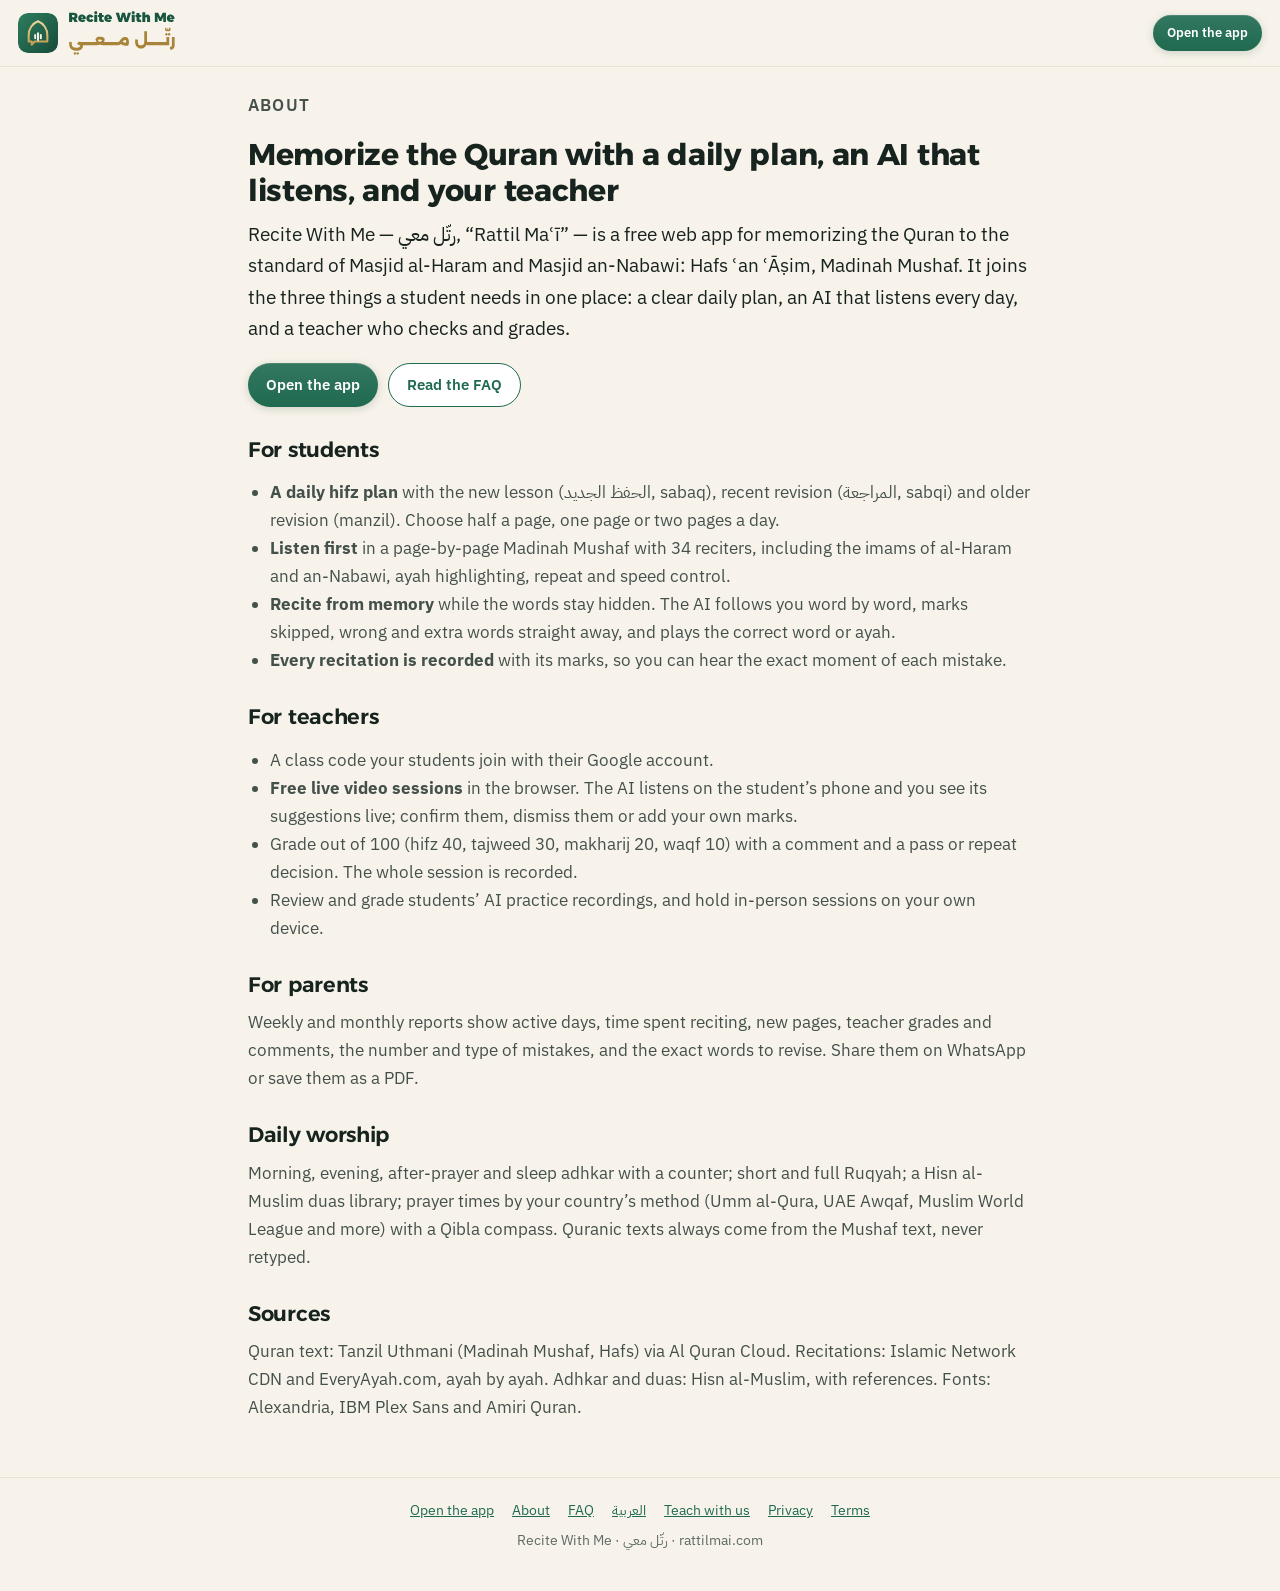
<file: about/index.html>
<!doctype html>
<html lang="en" dir="ltr">
<head>
<meta charset="utf-8">
<meta name="viewport" content="width=device-width, initial-scale=1, viewport-fit=cover">
<title>About Recite With Me · رتّل معي — Quran memorization with AI and live teachers</title>
<meta name="description" content="Recite With Me (رتّل معي) is a free Quran hifz app: a daily sabaq, sabqi and manzil plan, an AI that checks your recitation word by word, free live video sessions with your teacher and weekly reports for parents.">
<link rel="canonical" href="https://rattilmai.com/about/">
<link rel="alternate" hreflang="en" href="https://rattilmai.com/about/"><link rel="alternate" hreflang="ar" href="https://rattilmai.com/ar/"><link rel="alternate" hreflang="x-default" href="https://rattilmai.com/">
<meta name="robots" content="index, follow, max-image-preview:large">
<meta name="theme-color" content="#F7F3EA" media="(prefers-color-scheme: light)">
<meta name="theme-color" content="#0B1411" media="(prefers-color-scheme: dark)">
<meta property="og:type" content="website">
<meta property="og:site_name" content="Recite With Me · رتّل معي">
<meta property="og:title" content="About Recite With Me · رتّل معي — Quran memorization with AI and live teachers">
<meta property="og:description" content="Recite With Me (رتّل معي) is a free Quran hifz app: a daily sabaq, sabqi and manzil plan, an AI that checks your recitation word by word, free live video sessions with your teacher and weekly reports for parents.">
<meta property="og:url" content="https://rattilmai.com/about/">
<meta property="og:image" content="https://rattilmai.com/icons/og-image.jpg">
<meta property="og:image:width" content="1200">
<meta property="og:image:height" content="630">
<meta property="og:locale" content="en_US">
<meta name="twitter:card" content="summary_large_image">
<meta name="twitter:title" content="About Recite With Me · رتّل معي — Quran memorization with AI and live teachers">
<meta name="twitter:description" content="Recite With Me (رتّل معي) is a free Quran hifz app: a daily sabaq, sabqi and manzil plan, an AI that checks your recitation word by word, free live video sessions with your teacher and weekly reports for parents.">
<meta name="twitter:image" content="https://rattilmai.com/icons/og-image.jpg">
<link rel="icon" href="/icons/icon-small.svg" type="image/svg+xml">
<link rel="apple-touch-icon" href="/icons/icon-192.png">
<link rel="manifest" href="/manifest.webmanifest">
<link rel="preconnect" href="https://fonts.googleapis.com"><link rel="preconnect" href="https://fonts.gstatic.com" crossorigin>
<link href="https://fonts.googleapis.com/css2?family=Alexandria:wght@600;700;800&family=IBM+Plex+Sans+Arabic:wght@400;500;600&family=IBM+Plex+Sans:wght@400;500;600&display=swap" rel="stylesheet">
<link rel="stylesheet" href="/css/app.css">
<style>
.site { max-width: 820px; margin: 0 auto; padding: 24px 18px 56px; }
.site-head { display: flex; align-items: center; justify-content: space-between; gap: 12px; padding: 10px 18px; border-bottom: 1px solid var(--line); background: var(--topbar-bg); position: sticky; top: 0; z-index: 5; -webkit-backdrop-filter: blur(12px); backdrop-filter: blur(12px); }
.site-head .brand img.wordmark { height: 46px; width: auto; }
.site h1 { font-size: 30px; line-height: 1.2; margin: 18px 0 10px; }
.site h2 { font-size: 21px; margin: 30px 0 10px; }
.site p, .site li { font-size: 16.5px; line-height: 1.7; color: var(--ink-2); }
.site ul { padding-inline-start: 22px; }
.site .lead { font-size: 18.5px; color: var(--ink); }
.site details { border: 1px solid var(--line); border-radius: 16px; padding: 4px 16px; margin: 10px 0; background: var(--card); }
.site summary { cursor: pointer; font-weight: 600; font-size: 17px; padding: 12px 0; color: var(--ink); }
.site details p { margin: 0 0 14px; }
.site-foot { border-top: 1px solid var(--line); padding: 22px 18px 40px; text-align: center; font-size: 14px; color: var(--muted); }
.site-foot nav { display: flex; flex-wrap: wrap; gap: 8px 18px; justify-content: center; margin-bottom: 10px; }
.cta { display: flex; gap: 10px; flex-wrap: wrap; margin: 18px 0 8px; }
.grid2 { display: grid; grid-template-columns: repeat(auto-fit, minmax(230px, 1fr)); gap: 12px; }
.grid2 .card h3 { margin-bottom: 6px; }
[dir="rtl"] .site { font-family: var(--ar); }
</style>
<script type="application/ld+json">{"@context": "https://schema.org", "@graph": [{"@type": "Organization", "@id": "https://rattilmai.com/#org", "name": "Recite With Me", "alternateName": ["رتّل معي", "Rattil Ma'i"], "url": "https://rattilmai.com/", "logo": "https://rattilmai.com/icons/icon-512.png", "email": "contact@rattilmai.com", "contactPoint": {"@type": "ContactPoint", "contactType": "customer support", "email": "contact@rattilmai.com", "availableLanguage": ["English", "Arabic"]}}, {"@type": "WebSite", "@id": "https://rattilmai.com/#website", "name": "Recite With Me", "alternateName": "رتّل معي", "url": "https://rattilmai.com/", "inLanguage": ["en", "ar"], "publisher": {"@id": "https://rattilmai.com/#org"}}, {"@type": "WebApplication", "@id": "https://rattilmai.com/#app", "name": "Recite With Me", "alternateName": "رتّل معي", "url": "https://rattilmai.com/", "applicationCategory": "EducationalApplication", "operatingSystem": "Web, iOS, Android (in the browser)", "browserRequirements": "Requires JavaScript. The AI check needs Chrome, Edge or Safari.", "inLanguage": ["en", "ar"], "isAccessibleForFree": true, "image": "https://rattilmai.com/icons/og-image.jpg", "offers": {"@type": "Offer", "price": "0", "priceCurrency": "USD"}, "description": "Free Quran memorization (hifz) app: daily plan of new lesson, recent and older revision (muraja'a), AI word-by-word recitation check, free live video sessions with your teacher, parent reports, adhkar, duas, Ruqyah, prayer times and Qibla.", "featureList": ["Daily hifz plan: new lesson, recent revision (muraja'a) and older revision", "AI recitation check word by word with the correct word played back", "Madinah Mushaf (Hafs) with 34 reciters, including the imams of al-Haram and an-Nabawi, ayah highlighting and repeat", "Free 1:1 video sessions with live teacher marks and grading out of 100", "Weekly and monthly reports for parents", "Morning and evening adhkar with counter", "Short and full Ruqyah and a Hisn al-Muslim duas library", "Prayer times (Umm al-Qura, UAE Awqaf and more) and Qibla compass", "Light and dark mode, works offline"], "publisher": {"@id": "https://rattilmai.com/#org"}}, {"@type": "BreadcrumbList", "itemListElement": [{"@type": "ListItem", "position": 1, "name": "Recite With Me", "item": "https://rattilmai.com/"}, {"@type": "ListItem", "position": 2, "name": "About", "item": "https://rattilmai.com/about/"}]}]}</script>
</head>
<body>
<header class="site-head">
  <a class="brand" href="/" aria-label="Recite With Me · رتّل معي"><img src="/icons/icon-small.svg" alt="" width="40" height="40"><img class="wordmark wm-light" src="/icons/wordmark-light.svg" alt="Recite With Me · رتّل معي" width="110" height="46"><img class="wordmark wm-dark" src="/icons/wordmark-dark.svg" alt="" width="110" height="46"></a>
  <a class="btn sm" href="/">Open the app</a>
</header>
<main class="site">
<article>
<p class="eyebrow">About</p>
<h1>Memorize the Quran with a daily plan, an AI that listens, and your teacher</h1>
<p class="lead">Recite With Me — <span lang="ar">رتّل معي</span>, “Rattil Maʿī” — is a free web app for memorizing the Quran to the standard of Masjid al-Haram and Masjid an-Nabawi: Hafs ʿan ʿĀṣim, Madinah Mushaf. It joins the three things a student needs in one place: a clear daily plan, an AI that listens every day, and a teacher who checks and grades.</p>
<div class="cta"><a class="btn" href="/">Open the app</a><a class="btn outline" href="/faq/">Read the FAQ</a></div>
<h2>For students</h2>
<ul>
<li><b>A daily hifz plan</b> with the new lesson (الحفظ الجديد, sabaq), recent revision (المراجعة, sabqi) and older revision (manzil). Choose half a page, one page or two pages a day.</li>
<li><b>Listen first</b> in a page-by-page Madinah Mushaf with 34 reciters, including the imams of al-Haram and an-Nabawi, ayah highlighting, repeat and speed control.</li>
<li><b>Recite from memory</b> while the words stay hidden. The AI follows you word by word, marks skipped, wrong and extra words straight away, and plays the correct word or ayah.</li>
<li><b>Every recitation is recorded</b> with its marks, so you can hear the exact moment of each mistake.</li>
</ul>
<h2>For teachers</h2>
<ul>
<li>A class code your students join with their Google account.</li>
<li><b>Free live video sessions</b> in the browser. The AI listens on the student’s phone and you see its suggestions live; confirm them, dismiss them or add your own marks.</li>
<li>Grade out of 100 (hifz 40, tajweed 30, makharij 20, waqf 10) with a comment and a pass or repeat decision. The whole session is recorded.</li>
<li>Review and grade students’ AI practice recordings, and hold in-person sessions on your own device.</li>
</ul>
<h2>For parents</h2>
<p>Weekly and monthly reports show active days, time spent reciting, new pages, teacher grades and comments, the number and type of mistakes, and the exact words to revise. Share them on WhatsApp or save them as a PDF.</p>
<h2>Daily worship</h2>
<p>Morning, evening, after-prayer and sleep adhkar with a counter; short and full Ruqyah; a Hisn al-Muslim duas library; prayer times by your country’s method (Umm al-Qura, UAE Awqaf, Muslim World League and more) with a Qibla compass. Quranic texts always come from the Mushaf text, never retyped.</p>
<h2>Sources</h2>
<p>Quran text: Tanzil Uthmani (Madinah Mushaf, Hafs) via Al Quran Cloud. Recitations: Islamic Network CDN and EveryAyah.com, ayah by ayah. Adhkar and duas: Hisn al-Muslim, with references. Fonts: Alexandria, IBM Plex Sans and Amiri Quran.</p>
</article>
</main>
<footer class="site-foot">
  <nav aria-label="Site"><a href="/">Open the app</a><a href="/about/">About</a><a href="/faq/">FAQ</a><a href="/ar/">العربية</a><a href="/teach/">Teach with us</a><a href="/privacy/">Privacy</a><a href="/terms/">Terms</a></nav>
  <div>Recite With Me · <span lang="ar">رتّل معي</span> · rattilmai.com</div>
</footer>
</body>
</html>
</file>
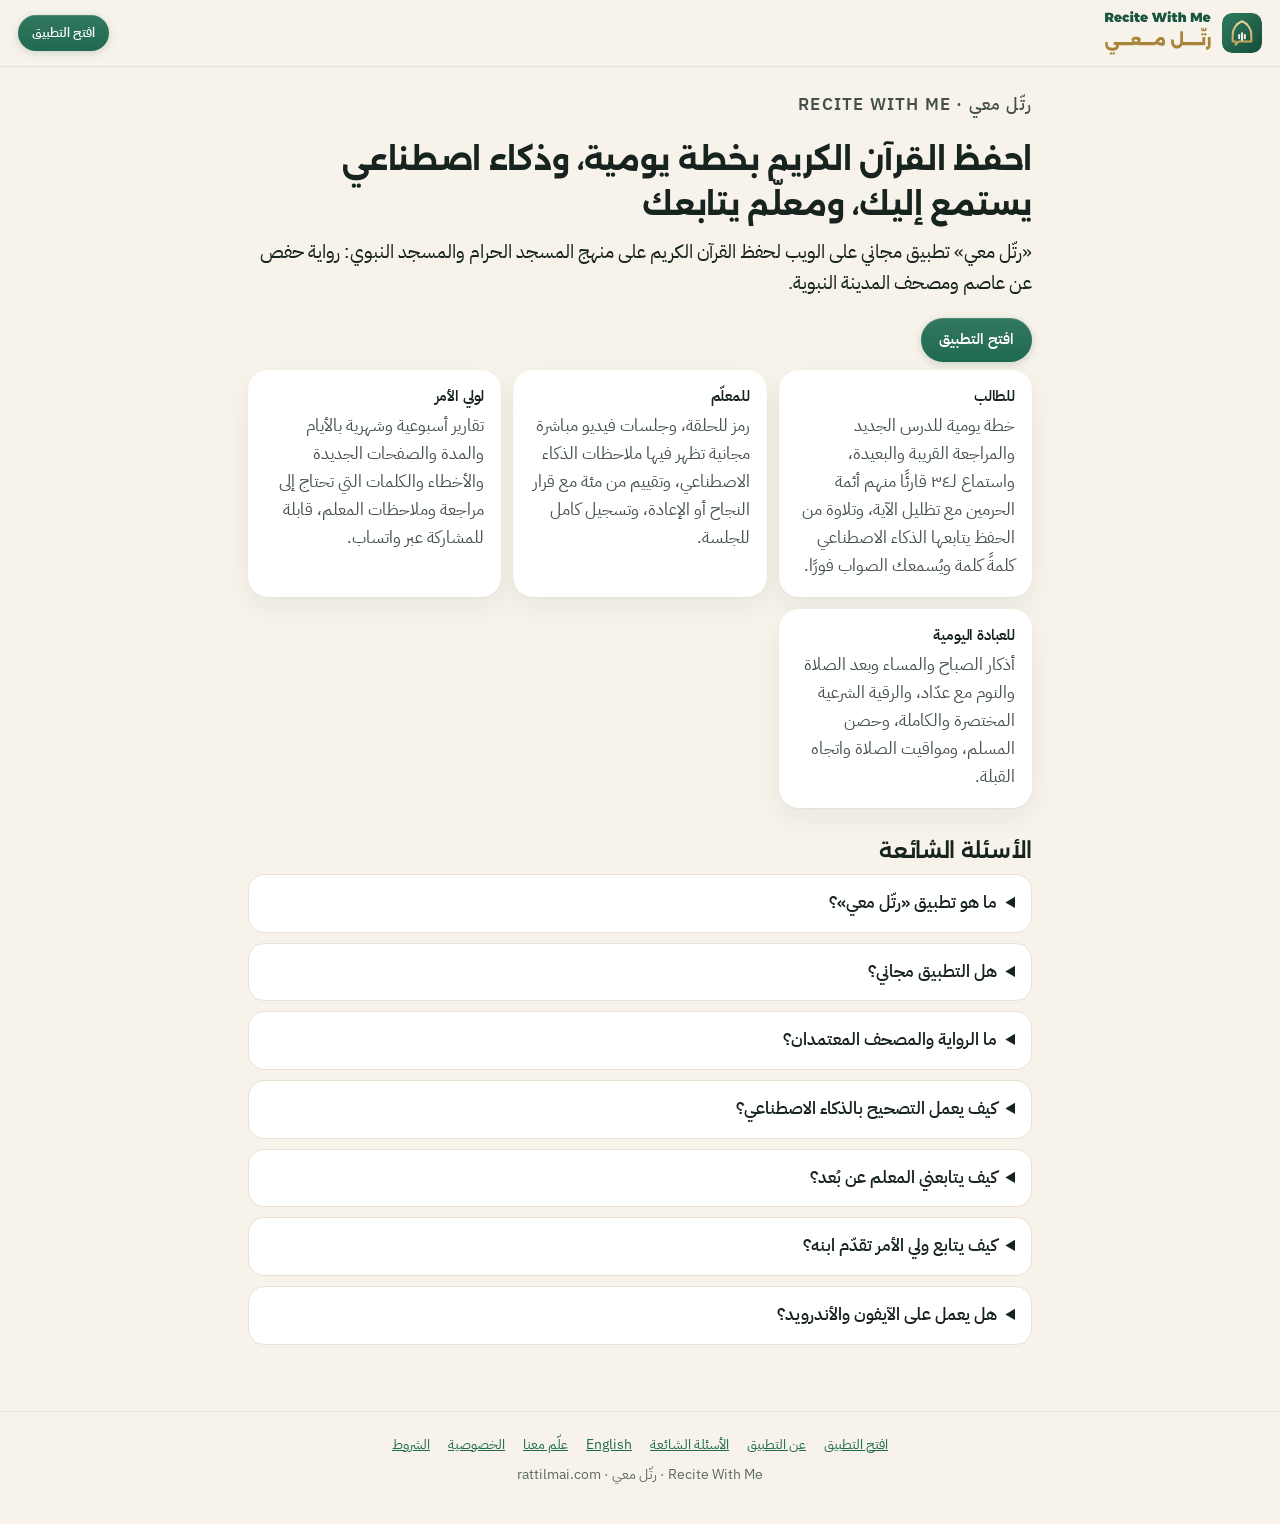
<file: ar/index.html>
<!doctype html>
<html lang="ar" dir="rtl">
<head>
<meta charset="utf-8">
<meta name="viewport" content="width=device-width, initial-scale=1, viewport-fit=cover">
<title>رتّل معي — تطبيق مجاني لحفظ القرآن الكريم مع الذكاء الاصطناعي والمعلم</title>
<meta name="description" content="«رتّل معي» تطبيق مجاني لحفظ القرآن الكريم: خطة يومية للدرس والمراجعة، وتصحيح التلاوة بالذكاء الاصطناعي كلمةً كلمة، وجلسات فيديو مجانية مع المعلم، وتقارير لأولياء الأمور، والأذكار ومواقيت الصلاة.">
<link rel="canonical" href="https://rattilmai.com/ar/">
<link rel="alternate" hreflang="en" href="https://rattilmai.com/about/"><link rel="alternate" hreflang="ar" href="https://rattilmai.com/ar/"><link rel="alternate" hreflang="x-default" href="https://rattilmai.com/">
<meta name="robots" content="index, follow, max-image-preview:large">
<meta name="theme-color" content="#F7F3EA" media="(prefers-color-scheme: light)">
<meta name="theme-color" content="#0B1411" media="(prefers-color-scheme: dark)">
<meta property="og:type" content="website">
<meta property="og:site_name" content="Recite With Me · رتّل معي">
<meta property="og:title" content="رتّل معي — تطبيق مجاني لحفظ القرآن الكريم مع الذكاء الاصطناعي والمعلم">
<meta property="og:description" content="«رتّل معي» تطبيق مجاني لحفظ القرآن الكريم: خطة يومية للدرس والمراجعة، وتصحيح التلاوة بالذكاء الاصطناعي كلمةً كلمة، وجلسات فيديو مجانية مع المعلم، وتقارير لأولياء الأمور، والأذكار ومواقيت الصلاة.">
<meta property="og:url" content="https://rattilmai.com/ar/">
<meta property="og:image" content="https://rattilmai.com/icons/og-image.jpg">
<meta property="og:image:width" content="1200">
<meta property="og:image:height" content="630">
<meta property="og:locale" content="ar_AE">
<meta name="twitter:card" content="summary_large_image">
<meta name="twitter:title" content="رتّل معي — تطبيق مجاني لحفظ القرآن الكريم مع الذكاء الاصطناعي والمعلم">
<meta name="twitter:description" content="«رتّل معي» تطبيق مجاني لحفظ القرآن الكريم: خطة يومية للدرس والمراجعة، وتصحيح التلاوة بالذكاء الاصطناعي كلمةً كلمة، وجلسات فيديو مجانية مع المعلم، وتقارير لأولياء الأمور، والأذكار ومواقيت الصلاة.">
<meta name="twitter:image" content="https://rattilmai.com/icons/og-image.jpg">
<link rel="icon" href="/icons/icon-small.svg" type="image/svg+xml">
<link rel="apple-touch-icon" href="/icons/icon-192.png">
<link rel="manifest" href="/manifest.webmanifest">
<link rel="preconnect" href="https://fonts.googleapis.com"><link rel="preconnect" href="https://fonts.gstatic.com" crossorigin>
<link href="https://fonts.googleapis.com/css2?family=Alexandria:wght@600;700;800&family=IBM+Plex+Sans+Arabic:wght@400;500;600&family=IBM+Plex+Sans:wght@400;500;600&display=swap" rel="stylesheet">
<link rel="stylesheet" href="/css/app.css">
<style>
.site { max-width: 820px; margin: 0 auto; padding: 24px 18px 56px; }
.site-head { display: flex; align-items: center; justify-content: space-between; gap: 12px; padding: 10px 18px; border-bottom: 1px solid var(--line); background: var(--topbar-bg); position: sticky; top: 0; z-index: 5; -webkit-backdrop-filter: blur(12px); backdrop-filter: blur(12px); }
.site-head .brand img.wordmark { height: 46px; width: auto; }
.site h1 { font-size: 30px; line-height: 1.2; margin: 18px 0 10px; }
.site h2 { font-size: 21px; margin: 30px 0 10px; }
.site p, .site li { font-size: 16.5px; line-height: 1.7; color: var(--ink-2); }
.site ul { padding-inline-start: 22px; }
.site .lead { font-size: 18.5px; color: var(--ink); }
.site details { border: 1px solid var(--line); border-radius: 16px; padding: 4px 16px; margin: 10px 0; background: var(--card); }
.site summary { cursor: pointer; font-weight: 600; font-size: 17px; padding: 12px 0; color: var(--ink); }
.site details p { margin: 0 0 14px; }
.site-foot { border-top: 1px solid var(--line); padding: 22px 18px 40px; text-align: center; font-size: 14px; color: var(--muted); }
.site-foot nav { display: flex; flex-wrap: wrap; gap: 8px 18px; justify-content: center; margin-bottom: 10px; }
.cta { display: flex; gap: 10px; flex-wrap: wrap; margin: 18px 0 8px; }
.grid2 { display: grid; grid-template-columns: repeat(auto-fit, minmax(230px, 1fr)); gap: 12px; }
.grid2 .card h3 { margin-bottom: 6px; }
[dir="rtl"] .site { font-family: var(--ar); }
</style>
<script type="application/ld+json">{"@context": "https://schema.org", "@graph": [{"@type": "Organization", "@id": "https://rattilmai.com/#org", "name": "Recite With Me", "alternateName": ["رتّل معي", "Rattil Ma'i"], "url": "https://rattilmai.com/", "logo": "https://rattilmai.com/icons/icon-512.png", "email": "contact@rattilmai.com", "contactPoint": {"@type": "ContactPoint", "contactType": "customer support", "email": "contact@rattilmai.com", "availableLanguage": ["English", "Arabic"]}}, {"@type": "WebSite", "@id": "https://rattilmai.com/#website", "name": "Recite With Me", "alternateName": "رتّل معي", "url": "https://rattilmai.com/", "inLanguage": ["en", "ar"], "publisher": {"@id": "https://rattilmai.com/#org"}}, {"@type": "WebApplication", "@id": "https://rattilmai.com/#app", "name": "Recite With Me", "alternateName": "رتّل معي", "url": "https://rattilmai.com/", "applicationCategory": "EducationalApplication", "operatingSystem": "Web, iOS, Android (in the browser)", "browserRequirements": "Requires JavaScript. The AI check needs Chrome, Edge or Safari.", "inLanguage": ["en", "ar"], "isAccessibleForFree": true, "image": "https://rattilmai.com/icons/og-image.jpg", "offers": {"@type": "Offer", "price": "0", "priceCurrency": "USD"}, "description": "Free Quran memorization (hifz) app: daily plan of new lesson, recent and older revision (muraja'a), AI word-by-word recitation check, free live video sessions with your teacher, parent reports, adhkar, duas, Ruqyah, prayer times and Qibla.", "featureList": ["Daily hifz plan: new lesson, recent revision (muraja'a) and older revision", "AI recitation check word by word with the correct word played back", "Madinah Mushaf (Hafs) with 34 reciters, including the imams of al-Haram and an-Nabawi, ayah highlighting and repeat", "Free 1:1 video sessions with live teacher marks and grading out of 100", "Weekly and monthly reports for parents", "Morning and evening adhkar with counter", "Short and full Ruqyah and a Hisn al-Muslim duas library", "Prayer times (Umm al-Qura, UAE Awqaf and more) and Qibla compass", "Light and dark mode, works offline"], "publisher": {"@id": "https://rattilmai.com/#org"}}, {"@type": "FAQPage", "mainEntity": [{"@type": "Question", "name": "ما هو تطبيق «رتّل معي»؟", "acceptedAnswer": {"@type": "Answer", "text": "«رتّل معي» (Recite With Me) تطبيق مجاني على الويب لحفظ القرآن الكريم. يضع لكل طالب خطة يومية (الدرس الجديد، والمراجعة القريبة، والمراجعة البعيدة)، ويستمع إلى تلاوتك ويحدّد الأخطاء كلمةً كلمة، ويتيح للمعلم جلسات فيديو مباشرة مجانية يؤكد فيها ملاحظات الذكاء الاصطناعي ويضيف ملاحظاته ويقيّم التلاوة. ويضم أيضًا الأذكار والأدعية والرقية الشرعية ومواقيت الصلاة واتجاه القبلة وتقارير أسبوعية لأولياء الأمور."}}, {"@type": "Question", "name": "هل التطبيق مجاني؟", "acceptedAnswer": {"@type": "Answer", "text": "نعم، التطبيق مجاني بالكامل ومن دون إعلانات، وجلسات الفيديو بين المعلم والطالب مجانية أيضًا."}}, {"@type": "Question", "name": "ما الرواية والمصحف المعتمدان؟", "acceptedAnswer": {"@type": "Answer", "text": "يعتمد التطبيق رواية حفص عن عاصم والرسم العثماني لمصحف المدينة النبوية، على منهج المسجد الحرام والمسجد النبوي، مع ٣٤ قارئًا آيةً آية، منهم أئمة الحرمين: السديس والشريم والمعيقلي والدوسري والجهني والحذيفي والبدير، والحصري (ومنه المصحف المعلم) وأيمن سويد والمنشاوي وعبد الباسط والعفاسي والغامدي."}}, {"@type": "Question", "name": "كيف يعمل التصحيح بالذكاء الاصطناعي؟", "acceptedAnswer": {"@type": "Answer", "text": "تتلو من حفظك والكلمات مخفية، فيتابعك التطبيق كلمةً كلمة ويُظهر كل كلمة عند نطقها. إذا أسقطت كلمة أو أخطأت فيها أو زدت كلمة ظهر الخطأ فورًا مع زر لسماع الكلمة الصحيحة أو الآية كاملة. يتحقق من الكلمات لا من أحكام التجويد، ولا يغني عن المعلم."}}, {"@type": "Question", "name": "كيف يتابعني المعلم عن بُعد؟", "acceptedAnswer": {"@type": "Answer", "text": "يشارك المعلم رمز الحلقة المكوّن من ستة أحرف، فينضم الطالب به، ثم يبدأ المعلم جلسة فيديو مجانية. يستمع الذكاء الاصطناعي على جهاز الطالب ويرى المعلم اقتراحاته مباشرة فيؤكدها أو يرفضها ويضيف ملاحظاته، ثم يمنح درجة من مئة مع قرار النجاح أو الإعادة، وتُسجَّل الجلسة كاملة."}}, {"@type": "Question", "name": "كيف يتابع ولي الأمر تقدّم ابنه؟", "acceptedAnswer": {"@type": "Answer", "text": "يُعدّ التطبيق تقارير أسبوعية وشهرية تشمل أيام النشاط ومدة التلاوة والصفحات الجديدة ودرجات المعلم وملاحظاته وعدد الأخطاء ونوعها والكلمات التي تحتاج إلى مراجعة والأذكار المنجزة، ويمكن مشاركتها عبر واتساب أو حفظها PDF."}}, {"@type": "Question", "name": "هل يعمل على الآيفون والأندرويد؟", "acceptedAnswer": {"@type": "Answer", "text": "نعم، يعمل في المتصفح على أي هاتف أو جهاز لوحي أو حاسوب، ويمكن إضافته إلى الشاشة الرئيسية ليعمل بملء الشاشة كالتطبيق."}}]}]}</script>
</head>
<body>
<header class="site-head">
  <a class="brand" href="/" aria-label="Recite With Me · رتّل معي"><img src="/icons/icon-small.svg" alt="" width="40" height="40"><img class="wordmark wm-light" src="/icons/wordmark-light.svg" alt="Recite With Me · رتّل معي" width="110" height="46"><img class="wordmark wm-dark" src="/icons/wordmark-dark.svg" alt="" width="110" height="46"></a>
  <a class="btn sm" href="/">افتح التطبيق</a>
</header>
<main class="site">
<article>
<p class="eyebrow">رتّل معي · Recite With Me</p>
<h1>احفظ القرآن الكريم بخطة يومية، وذكاء اصطناعي يستمع إليك، ومعلّم يتابعك</h1>
<p class="lead">«رتّل معي» تطبيق مجاني على الويب لحفظ القرآن الكريم على منهج المسجد الحرام والمسجد النبوي: رواية حفص عن عاصم ومصحف المدينة النبوية.</p>
<div class="cta"><a class="btn" href="/">افتح التطبيق</a></div>
<div class="grid2">
<div class="card"><h3>للطالب</h3><p>خطة يومية للدرس الجديد والمراجعة القريبة والبعيدة، واستماع لـ٣٤ قارئًا منهم أئمة الحرمين مع تظليل الآية، وتلاوة من الحفظ يتابعها الذكاء الاصطناعي كلمةً كلمة ويُسمعك الصواب فورًا.</p></div>
<div class="card"><h3>للمعلّم</h3><p>رمز للحلقة، وجلسات فيديو مباشرة مجانية تظهر فيها ملاحظات الذكاء الاصطناعي، وتقييم من مئة مع قرار النجاح أو الإعادة، وتسجيل كامل للجلسة.</p></div>
<div class="card"><h3>لولي الأمر</h3><p>تقارير أسبوعية وشهرية بالأيام والمدة والصفحات الجديدة والأخطاء والكلمات التي تحتاج إلى مراجعة وملاحظات المعلم، قابلة للمشاركة عبر واتساب.</p></div>
<div class="card"><h3>للعبادة اليومية</h3><p>أذكار الصباح والمساء وبعد الصلاة والنوم مع عدّاد، والرقية الشرعية المختصرة والكاملة، وحصن المسلم، ومواقيت الصلاة واتجاه القبلة.</p></div>
</div>
<h2>الأسئلة الشائعة</h2>
<details><summary>ما هو تطبيق «رتّل معي»؟</summary><p>«رتّل معي» (Recite With Me) تطبيق مجاني على الويب لحفظ القرآن الكريم. يضع لكل طالب خطة يومية (الدرس الجديد، والمراجعة القريبة، والمراجعة البعيدة)، ويستمع إلى تلاوتك ويحدّد الأخطاء كلمةً كلمة، ويتيح للمعلم جلسات فيديو مباشرة مجانية يؤكد فيها ملاحظات الذكاء الاصطناعي ويضيف ملاحظاته ويقيّم التلاوة. ويضم أيضًا الأذكار والأدعية والرقية الشرعية ومواقيت الصلاة واتجاه القبلة وتقارير أسبوعية لأولياء الأمور.</p></details>
<details><summary>هل التطبيق مجاني؟</summary><p>نعم، التطبيق مجاني بالكامل ومن دون إعلانات، وجلسات الفيديو بين المعلم والطالب مجانية أيضًا.</p></details>
<details><summary>ما الرواية والمصحف المعتمدان؟</summary><p>يعتمد التطبيق رواية حفص عن عاصم والرسم العثماني لمصحف المدينة النبوية، على منهج المسجد الحرام والمسجد النبوي، مع ٣٤ قارئًا آيةً آية، منهم أئمة الحرمين: السديس والشريم والمعيقلي والدوسري والجهني والحذيفي والبدير، والحصري (ومنه المصحف المعلم) وأيمن سويد والمنشاوي وعبد الباسط والعفاسي والغامدي.</p></details>
<details><summary>كيف يعمل التصحيح بالذكاء الاصطناعي؟</summary><p>تتلو من حفظك والكلمات مخفية، فيتابعك التطبيق كلمةً كلمة ويُظهر كل كلمة عند نطقها. إذا أسقطت كلمة أو أخطأت فيها أو زدت كلمة ظهر الخطأ فورًا مع زر لسماع الكلمة الصحيحة أو الآية كاملة. يتحقق من الكلمات لا من أحكام التجويد، ولا يغني عن المعلم.</p></details>
<details><summary>كيف يتابعني المعلم عن بُعد؟</summary><p>يشارك المعلم رمز الحلقة المكوّن من ستة أحرف، فينضم الطالب به، ثم يبدأ المعلم جلسة فيديو مجانية. يستمع الذكاء الاصطناعي على جهاز الطالب ويرى المعلم اقتراحاته مباشرة فيؤكدها أو يرفضها ويضيف ملاحظاته، ثم يمنح درجة من مئة مع قرار النجاح أو الإعادة، وتُسجَّل الجلسة كاملة.</p></details>
<details><summary>كيف يتابع ولي الأمر تقدّم ابنه؟</summary><p>يُعدّ التطبيق تقارير أسبوعية وشهرية تشمل أيام النشاط ومدة التلاوة والصفحات الجديدة ودرجات المعلم وملاحظاته وعدد الأخطاء ونوعها والكلمات التي تحتاج إلى مراجعة والأذكار المنجزة، ويمكن مشاركتها عبر واتساب أو حفظها PDF.</p></details>
<details><summary>هل يعمل على الآيفون والأندرويد؟</summary><p>نعم، يعمل في المتصفح على أي هاتف أو جهاز لوحي أو حاسوب، ويمكن إضافته إلى الشاشة الرئيسية ليعمل بملء الشاشة كالتطبيق.</p></details>
</article>
</main>
<footer class="site-foot">
  <nav aria-label="روابط"><a href="/">افتح التطبيق</a><a href="/about/">عن التطبيق</a><a href="/faq/">الأسئلة الشائعة</a><a href="/about/">English</a><a href="/teach/">علّم معنا</a><a href="/privacy/">الخصوصية</a><a href="/terms/">الشروط</a></nav>
  <div>Recite With Me · <span lang="ar">رتّل معي</span> · rattilmai.com</div>
</footer>
</body>
</html>
</file>
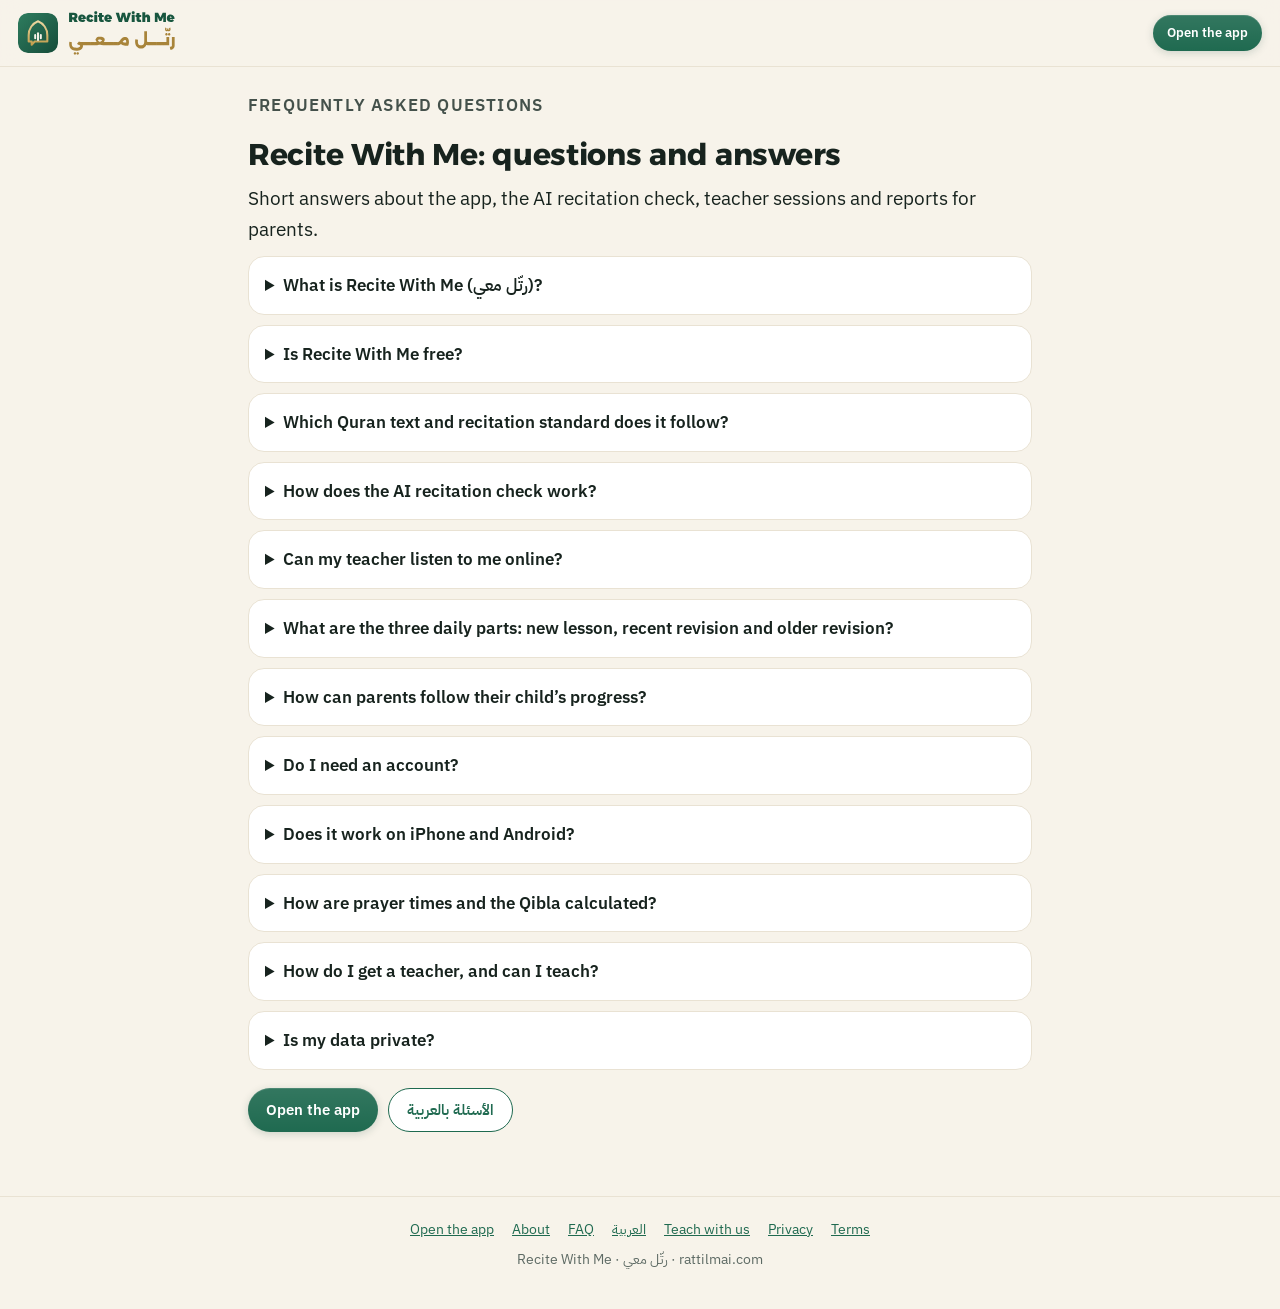
<file: faq/index.html>
<!doctype html>
<html lang="en" dir="ltr">
<head>
<meta charset="utf-8">
<meta name="viewport" content="width=device-width, initial-scale=1, viewport-fit=cover">
<title>Recite With Me FAQ — Quran hifz app, AI recitation check, teacher sessions</title>
<meta name="description" content="Answers about Recite With Me (رتّل معي): is it free, which Mushaf it follows, how the AI recitation check works, live teacher video sessions, sabaq, sabqi and manzil, parent reports, prayer times and privacy.">
<link rel="canonical" href="https://rattilmai.com/faq/">
<link rel="alternate" hreflang="en" href="https://rattilmai.com/faq/"><link rel="alternate" hreflang="ar" href="https://rattilmai.com/ar/"><link rel="alternate" hreflang="x-default" href="https://rattilmai.com/">
<meta name="robots" content="index, follow, max-image-preview:large">
<meta name="theme-color" content="#F7F3EA" media="(prefers-color-scheme: light)">
<meta name="theme-color" content="#0B1411" media="(prefers-color-scheme: dark)">
<meta property="og:type" content="website">
<meta property="og:site_name" content="Recite With Me · رتّل معي">
<meta property="og:title" content="Recite With Me FAQ — Quran hifz app, AI recitation check, teacher sessions">
<meta property="og:description" content="Answers about Recite With Me (رتّل معي): is it free, which Mushaf it follows, how the AI recitation check works, live teacher video sessions, sabaq, sabqi and manzil, parent reports, prayer times and privacy.">
<meta property="og:url" content="https://rattilmai.com/faq/">
<meta property="og:image" content="https://rattilmai.com/icons/og-image.jpg">
<meta property="og:image:width" content="1200">
<meta property="og:image:height" content="630">
<meta property="og:locale" content="en_US">
<meta name="twitter:card" content="summary_large_image">
<meta name="twitter:title" content="Recite With Me FAQ — Quran hifz app, AI recitation check, teacher sessions">
<meta name="twitter:description" content="Answers about Recite With Me (رتّل معي): is it free, which Mushaf it follows, how the AI recitation check works, live teacher video sessions, sabaq, sabqi and manzil, parent reports, prayer times and privacy.">
<meta name="twitter:image" content="https://rattilmai.com/icons/og-image.jpg">
<link rel="icon" href="/icons/icon-small.svg" type="image/svg+xml">
<link rel="apple-touch-icon" href="/icons/icon-192.png">
<link rel="manifest" href="/manifest.webmanifest">
<link rel="preconnect" href="https://fonts.googleapis.com"><link rel="preconnect" href="https://fonts.gstatic.com" crossorigin>
<link href="https://fonts.googleapis.com/css2?family=Alexandria:wght@600;700;800&family=IBM+Plex+Sans+Arabic:wght@400;500;600&family=IBM+Plex+Sans:wght@400;500;600&display=swap" rel="stylesheet">
<link rel="stylesheet" href="/css/app.css">
<style>
.site { max-width: 820px; margin: 0 auto; padding: 24px 18px 56px; }
.site-head { display: flex; align-items: center; justify-content: space-between; gap: 12px; padding: 10px 18px; border-bottom: 1px solid var(--line); background: var(--topbar-bg); position: sticky; top: 0; z-index: 5; -webkit-backdrop-filter: blur(12px); backdrop-filter: blur(12px); }
.site-head .brand img.wordmark { height: 46px; width: auto; }
.site h1 { font-size: 30px; line-height: 1.2; margin: 18px 0 10px; }
.site h2 { font-size: 21px; margin: 30px 0 10px; }
.site p, .site li { font-size: 16.5px; line-height: 1.7; color: var(--ink-2); }
.site ul { padding-inline-start: 22px; }
.site .lead { font-size: 18.5px; color: var(--ink); }
.site details { border: 1px solid var(--line); border-radius: 16px; padding: 4px 16px; margin: 10px 0; background: var(--card); }
.site summary { cursor: pointer; font-weight: 600; font-size: 17px; padding: 12px 0; color: var(--ink); }
.site details p { margin: 0 0 14px; }
.site-foot { border-top: 1px solid var(--line); padding: 22px 18px 40px; text-align: center; font-size: 14px; color: var(--muted); }
.site-foot nav { display: flex; flex-wrap: wrap; gap: 8px 18px; justify-content: center; margin-bottom: 10px; }
.cta { display: flex; gap: 10px; flex-wrap: wrap; margin: 18px 0 8px; }
.grid2 { display: grid; grid-template-columns: repeat(auto-fit, minmax(230px, 1fr)); gap: 12px; }
.grid2 .card h3 { margin-bottom: 6px; }
[dir="rtl"] .site { font-family: var(--ar); }
</style>
<script type="application/ld+json">{"@context": "https://schema.org", "@graph": [{"@type": "Organization", "@id": "https://rattilmai.com/#org", "name": "Recite With Me", "alternateName": ["رتّل معي", "Rattil Ma'i"], "url": "https://rattilmai.com/", "logo": "https://rattilmai.com/icons/icon-512.png", "email": "contact@rattilmai.com", "contactPoint": {"@type": "ContactPoint", "contactType": "customer support", "email": "contact@rattilmai.com", "availableLanguage": ["English", "Arabic"]}}, {"@type": "WebSite", "@id": "https://rattilmai.com/#website", "name": "Recite With Me", "alternateName": "رتّل معي", "url": "https://rattilmai.com/", "inLanguage": ["en", "ar"], "publisher": {"@id": "https://rattilmai.com/#org"}}, {"@type": "FAQPage", "mainEntity": [{"@type": "Question", "name": "What is Recite With Me (رتّل معي)?", "acceptedAnswer": {"@type": "Answer", "text": "Recite With Me, in Arabic رتّل معي (Rattil Maʿī), is a free web app for memorizing the Quran. It gives each student a daily plan (new lesson, recent revision and old revision), listens as you recite and marks mistakes word by word, and lets teachers hold free live video sessions where they confirm the AI’s marks, add their own and grade the recitation. It also includes adhkar, duas, Ruqyah, prayer times, the Qibla and weekly reports for parents."}}, {"@type": "Question", "name": "Is Recite With Me free?", "acceptedAnswer": {"@type": "Answer", "text": "Yes. The app is free to use and has no ads. Video sessions between a teacher and a student are free as well."}}, {"@type": "Question", "name": "Which Quran text and recitation standard does it follow?", "acceptedAnswer": {"@type": "Answer", "text": "It follows the standard of Masjid al-Haram and Masjid an-Nabawi: the riwayah of Hafs ʿan ʿĀṣim and the Uthmani script of the Madinah Mushaf (Tanzil text). You can listen to 34 reciters ayah by ayah, including the imams of al-Haram and an-Nabawi (as-Sudais, ash-Shuraim, Maher al-Muaiqly, Yasser ad-Dosari, Abdullah al-Juhany, Ali al-Hudhaify, Salah al-Budair), teachers such as al-Husary (including his teaching style) and Ayman Suwayd, and Abdul Basit, al-Minshawi, Mishary Alafasy, Saad al-Ghamdi and others."}}, {"@type": "Question", "name": "How does the AI recitation check work?", "acceptedAnswer": {"@type": "Answer", "text": "You recite from memory while the words stay hidden. The app listens through your browser’s speech engine, follows you word by word, and reveals each word as you say it. If you skip a word, say the wrong word or add one, it marks it straight away and lets you play the correct word or the whole ayah. It checks the words, not the rules of tajweed, and it does not replace a teacher."}}, {"@type": "Question", "name": "Can my teacher listen to me online?", "acceptedAnswer": {"@type": "Answer", "text": "Yes. The teacher shares a 6-letter class code; the student joins with it. The teacher can then start a free video session from the app. The AI listens on the student’s phone and the teacher sees its suggestions live, confirms or dismisses them, adds marks of their own, and grades the recitation out of 100 with a pass or repeat decision. The whole session is recorded with every mark."}}, {"@type": "Question", "name": "What are the three daily parts: new lesson, recent revision and older revision?", "acceptedAnswer": {"@type": "Answer", "text": "They are the traditional daily hifz routine. The new lesson is today's new portion; the recent revision covers the last pages learned (in the app, the last 10 pages); the older revision rotates through everything memorized before (20 pages at a time). Arab tahfiz circles call them الحفظ الجديد (new memorization), المراجعة القريبة and المراجعة البعيدة (recent and older revision); madrasas in South Asia call them sabaq, sabqi and manzil. The app uses the names that match your language, and you can change them in Settings. You choose half a page, one page or two pages of new memorization each day."}}, {"@type": "Question", "name": "How can parents follow their child’s progress?", "acceptedAnswer": {"@type": "Answer", "text": "The app makes weekly and monthly reports: days active, time spent reciting, new pages, AI accuracy, teacher grades and comments, the number and type of mistakes, the exact words to revise, and adhkar completed. Reports can be shared on WhatsApp or saved as a PDF."}}, {"@type": "Question", "name": "Do I need an account?", "acceptedAnswer": {"@type": "Answer", "text": "Students and teachers sign in with their Google account, so their progress, recordings and teacher stay with them on every device."}}, {"@type": "Question", "name": "Does it work on iPhone and Android?", "acceptedAnswer": {"@type": "Answer", "text": "Yes, in the browser on any phone, tablet or computer. Add it to your home screen to use it full screen like an app. The AI recitation check needs Chrome, Edge or Safari."}}, {"@type": "Question", "name": "How are prayer times and the Qibla calculated?", "acceptedAnswer": {"@type": "Answer", "text": "Prayer times are calculated on your device using the method of your country, such as Umm al-Qura (Saudi Arabia), the UAE Awqaf method with its 3-minute precautions, the Muslim World League, Egypt, Karachi or ISNA, with Standard or Hanafi Asr. You can adjust each prayer by minutes to match your mosque. The Qibla direction uses the great-circle bearing to the Kaaba, with a live compass on phones. Your location stays on your device."}}, {"@type": "Question", "name": "How do I get a teacher, and can I teach?", "acceptedAnswer": {"@type": "Answer", "text": "Students can ask the academy for a teacher in the app (Find me a teacher). They choose their languages and, if they wish, a male or female teacher, and the academy matches them with a verified teacher who speaks that language. Quran teachers from any country can apply at rattilmai.com/teach/ with their languages, years of experience and ijazah."}}, {"@type": "Question", "name": "Is my data private?", "acceptedAnswer": {"@type": "Answer", "text": "Recordings are kept in private storage and can be opened only by you and the teacher you joined. The app has no advertising and does not sell data. Video calls connect the two devices directly and are encrypted."}}]}, {"@type": "BreadcrumbList", "itemListElement": [{"@type": "ListItem", "position": 1, "name": "Recite With Me", "item": "https://rattilmai.com/"}, {"@type": "ListItem", "position": 2, "name": "FAQ", "item": "https://rattilmai.com/faq/"}]}]}</script>
</head>
<body>
<header class="site-head">
  <a class="brand" href="/" aria-label="Recite With Me · رتّل معي"><img src="/icons/icon-small.svg" alt="" width="40" height="40"><img class="wordmark wm-light" src="/icons/wordmark-light.svg" alt="Recite With Me · رتّل معي" width="110" height="46"><img class="wordmark wm-dark" src="/icons/wordmark-dark.svg" alt="" width="110" height="46"></a>
  <a class="btn sm" href="/">Open the app</a>
</header>
<main class="site">
<article>
<p class="eyebrow">Frequently asked questions</p>
<h1>Recite With Me: questions and answers</h1>
<p class="lead">Short answers about the app, the AI recitation check, teacher sessions and reports for parents.</p>
<details><summary>What is Recite With Me (رتّل معي)?</summary><p>Recite With Me, in Arabic رتّل معي (Rattil Maʿī), is a free web app for memorizing the Quran. It gives each student a daily plan (new lesson, recent revision and old revision), listens as you recite and marks mistakes word by word, and lets teachers hold free live video sessions where they confirm the AI’s marks, add their own and grade the recitation. It also includes adhkar, duas, Ruqyah, prayer times, the Qibla and weekly reports for parents.</p></details>
<details><summary>Is Recite With Me free?</summary><p>Yes. The app is free to use and has no ads. Video sessions between a teacher and a student are free as well.</p></details>
<details><summary>Which Quran text and recitation standard does it follow?</summary><p>It follows the standard of Masjid al-Haram and Masjid an-Nabawi: the riwayah of Hafs ʿan ʿĀṣim and the Uthmani script of the Madinah Mushaf (Tanzil text). You can listen to 34 reciters ayah by ayah, including the imams of al-Haram and an-Nabawi (as-Sudais, ash-Shuraim, Maher al-Muaiqly, Yasser ad-Dosari, Abdullah al-Juhany, Ali al-Hudhaify, Salah al-Budair), teachers such as al-Husary (including his teaching style) and Ayman Suwayd, and Abdul Basit, al-Minshawi, Mishary Alafasy, Saad al-Ghamdi and others.</p></details>
<details><summary>How does the AI recitation check work?</summary><p>You recite from memory while the words stay hidden. The app listens through your browser’s speech engine, follows you word by word, and reveals each word as you say it. If you skip a word, say the wrong word or add one, it marks it straight away and lets you play the correct word or the whole ayah. It checks the words, not the rules of tajweed, and it does not replace a teacher.</p></details>
<details><summary>Can my teacher listen to me online?</summary><p>Yes. The teacher shares a 6-letter class code; the student joins with it. The teacher can then start a free video session from the app. The AI listens on the student’s phone and the teacher sees its suggestions live, confirms or dismisses them, adds marks of their own, and grades the recitation out of 100 with a pass or repeat decision. The whole session is recorded with every mark.</p></details>
<details><summary>What are the three daily parts: new lesson, recent revision and older revision?</summary><p>They are the traditional daily hifz routine. The new lesson is today&#x27;s new portion; the recent revision covers the last pages learned (in the app, the last 10 pages); the older revision rotates through everything memorized before (20 pages at a time). Arab tahfiz circles call them الحفظ الجديد (new memorization), المراجعة القريبة and المراجعة البعيدة (recent and older revision); madrasas in South Asia call them sabaq, sabqi and manzil. The app uses the names that match your language, and you can change them in Settings. You choose half a page, one page or two pages of new memorization each day.</p></details>
<details><summary>How can parents follow their child’s progress?</summary><p>The app makes weekly and monthly reports: days active, time spent reciting, new pages, AI accuracy, teacher grades and comments, the number and type of mistakes, the exact words to revise, and adhkar completed. Reports can be shared on WhatsApp or saved as a PDF.</p></details>
<details><summary>Do I need an account?</summary><p>Students and teachers sign in with their Google account, so their progress, recordings and teacher stay with them on every device.</p></details>
<details><summary>Does it work on iPhone and Android?</summary><p>Yes, in the browser on any phone, tablet or computer. Add it to your home screen to use it full screen like an app. The AI recitation check needs Chrome, Edge or Safari.</p></details>
<details><summary>How are prayer times and the Qibla calculated?</summary><p>Prayer times are calculated on your device using the method of your country, such as Umm al-Qura (Saudi Arabia), the UAE Awqaf method with its 3-minute precautions, the Muslim World League, Egypt, Karachi or ISNA, with Standard or Hanafi Asr. You can adjust each prayer by minutes to match your mosque. The Qibla direction uses the great-circle bearing to the Kaaba, with a live compass on phones. Your location stays on your device.</p></details>
<details><summary>How do I get a teacher, and can I teach?</summary><p>Students can ask the academy for a teacher in the app (Find me a teacher). They choose their languages and, if they wish, a male or female teacher, and the academy matches them with a verified teacher who speaks that language. Quran teachers from any country can apply at rattilmai.com/teach/ with their languages, years of experience and ijazah.</p></details>
<details><summary>Is my data private?</summary><p>Recordings are kept in private storage and can be opened only by you and the teacher you joined. The app has no advertising and does not sell data. Video calls connect the two devices directly and are encrypted.</p></details>
<div class="cta"><a class="btn" href="/">Open the app</a><a class="btn outline" href="/ar/">الأسئلة بالعربية</a></div>
</article>
</main>
<footer class="site-foot">
  <nav aria-label="Site"><a href="/">Open the app</a><a href="/about/">About</a><a href="/faq/">FAQ</a><a href="/ar/">العربية</a><a href="/teach/">Teach with us</a><a href="/privacy/">Privacy</a><a href="/terms/">Terms</a></nav>
  <div>Recite With Me · <span lang="ar">رتّل معي</span> · rattilmai.com</div>
</footer>
</body>
</html>
</file>
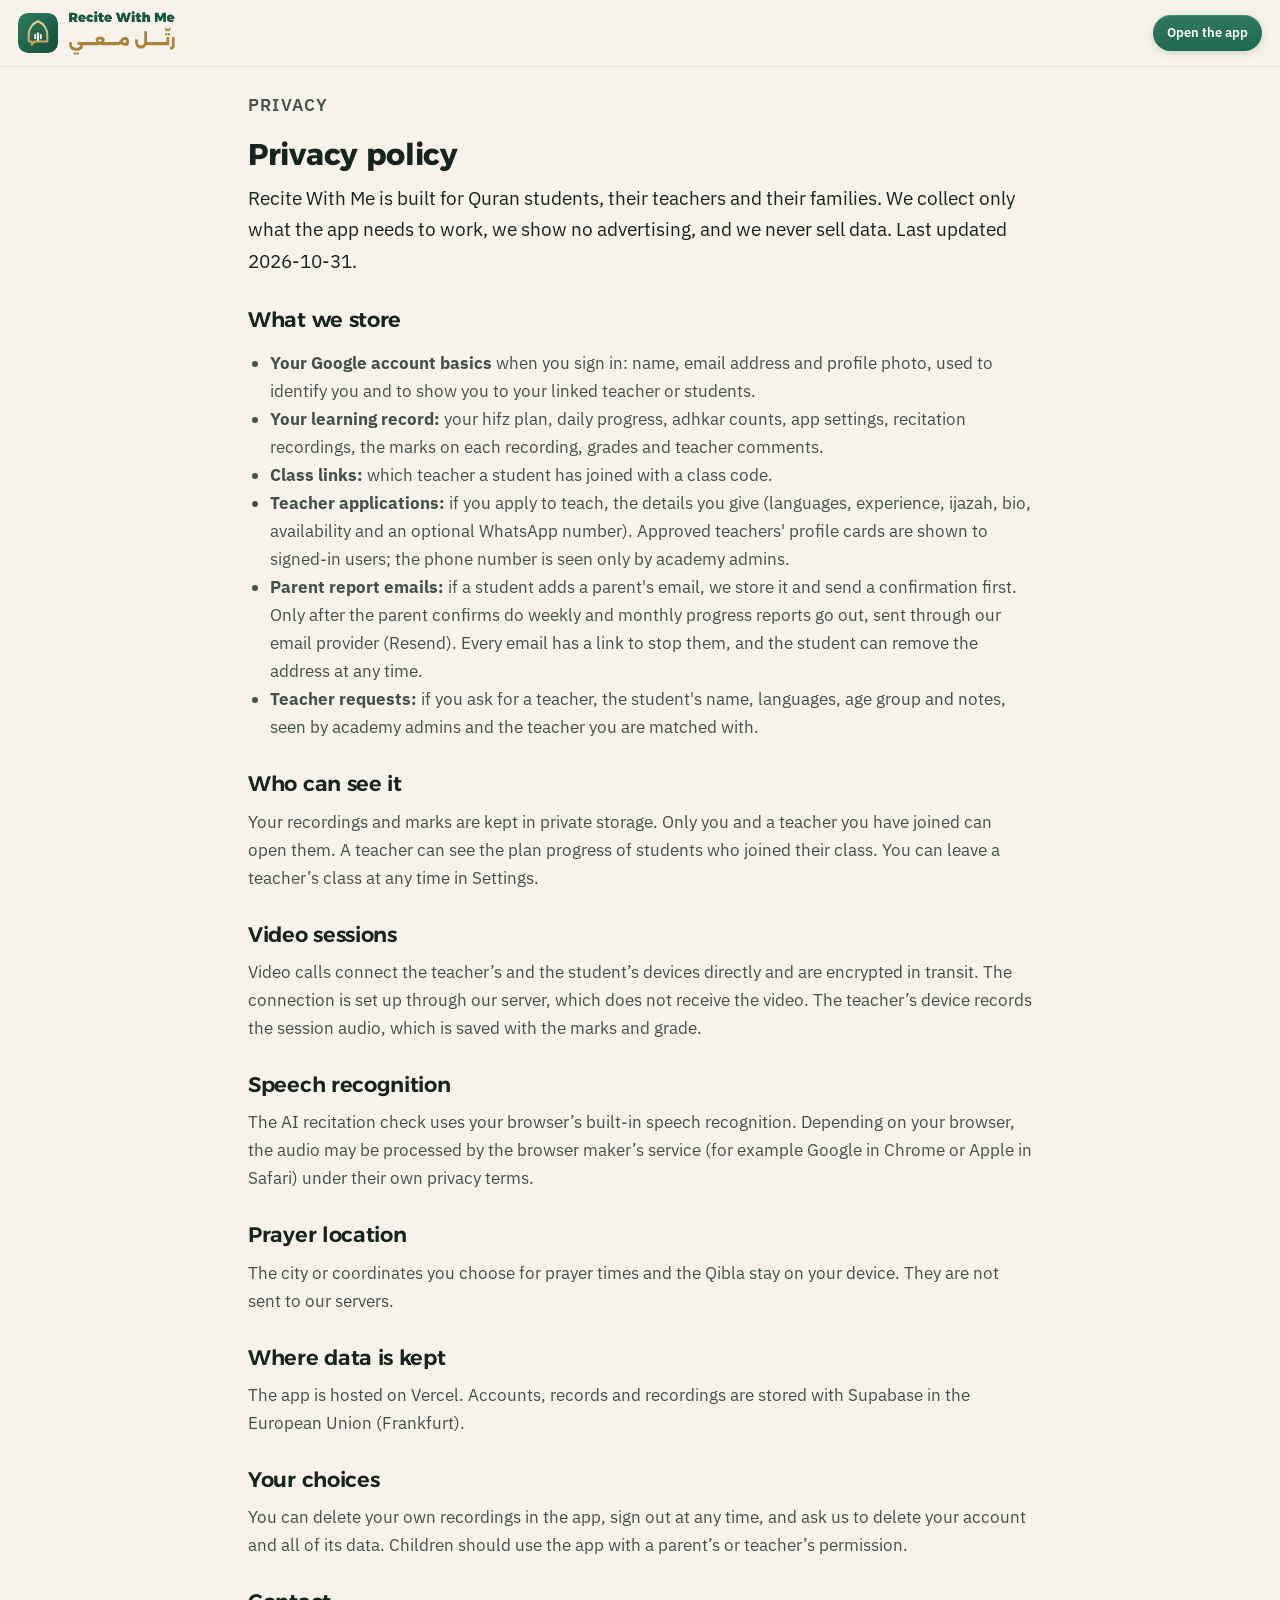
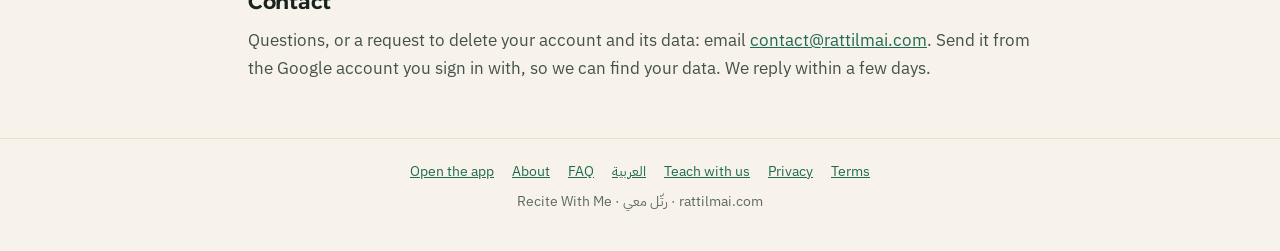
<file: privacy/index.html>
<!doctype html>
<html lang="en" dir="ltr">
<head>
<meta charset="utf-8">
<meta name="viewport" content="width=device-width, initial-scale=1, viewport-fit=cover">
<title>Privacy policy — Recite With Me · رتّل معي</title>
<meta name="description" content="How Recite With Me handles your data: Google sign-in, recordings, marks and progress, video calls, speech recognition and prayer location. No ads, no selling of data.">
<link rel="canonical" href="https://rattilmai.com/privacy/">

<meta name="robots" content="index, follow, max-image-preview:large">
<meta name="theme-color" content="#F7F3EA" media="(prefers-color-scheme: light)">
<meta name="theme-color" content="#0B1411" media="(prefers-color-scheme: dark)">
<meta property="og:type" content="website">
<meta property="og:site_name" content="Recite With Me · رتّل معي">
<meta property="og:title" content="Privacy policy — Recite With Me · رتّل معي">
<meta property="og:description" content="How Recite With Me handles your data: Google sign-in, recordings, marks and progress, video calls, speech recognition and prayer location. No ads, no selling of data.">
<meta property="og:url" content="https://rattilmai.com/privacy/">
<meta property="og:image" content="https://rattilmai.com/icons/og-image.jpg">
<meta property="og:image:width" content="1200">
<meta property="og:image:height" content="630">
<meta property="og:locale" content="en_US">
<meta name="twitter:card" content="summary_large_image">
<meta name="twitter:title" content="Privacy policy — Recite With Me · رتّل معي">
<meta name="twitter:description" content="How Recite With Me handles your data: Google sign-in, recordings, marks and progress, video calls, speech recognition and prayer location. No ads, no selling of data.">
<meta name="twitter:image" content="https://rattilmai.com/icons/og-image.jpg">
<link rel="icon" href="/icons/icon-small.svg" type="image/svg+xml">
<link rel="apple-touch-icon" href="/icons/icon-192.png">
<link rel="manifest" href="/manifest.webmanifest">
<link rel="preconnect" href="https://fonts.googleapis.com"><link rel="preconnect" href="https://fonts.gstatic.com" crossorigin>
<link href="https://fonts.googleapis.com/css2?family=Alexandria:wght@600;700;800&family=IBM+Plex+Sans+Arabic:wght@400;500;600&family=IBM+Plex+Sans:wght@400;500;600&display=swap" rel="stylesheet">
<link rel="stylesheet" href="/css/app.css">
<style>
.site { max-width: 820px; margin: 0 auto; padding: 24px 18px 56px; }
.site-head { display: flex; align-items: center; justify-content: space-between; gap: 12px; padding: 10px 18px; border-bottom: 1px solid var(--line); background: var(--topbar-bg); position: sticky; top: 0; z-index: 5; -webkit-backdrop-filter: blur(12px); backdrop-filter: blur(12px); }
.site-head .brand img.wordmark { height: 46px; width: auto; }
.site h1 { font-size: 30px; line-height: 1.2; margin: 18px 0 10px; }
.site h2 { font-size: 21px; margin: 30px 0 10px; }
.site p, .site li { font-size: 16.5px; line-height: 1.7; color: var(--ink-2); }
.site ul { padding-inline-start: 22px; }
.site .lead { font-size: 18.5px; color: var(--ink); }
.site details { border: 1px solid var(--line); border-radius: 16px; padding: 4px 16px; margin: 10px 0; background: var(--card); }
.site summary { cursor: pointer; font-weight: 600; font-size: 17px; padding: 12px 0; color: var(--ink); }
.site details p { margin: 0 0 14px; }
.site-foot { border-top: 1px solid var(--line); padding: 22px 18px 40px; text-align: center; font-size: 14px; color: var(--muted); }
.site-foot nav { display: flex; flex-wrap: wrap; gap: 8px 18px; justify-content: center; margin-bottom: 10px; }
.cta { display: flex; gap: 10px; flex-wrap: wrap; margin: 18px 0 8px; }
.grid2 { display: grid; grid-template-columns: repeat(auto-fit, minmax(230px, 1fr)); gap: 12px; }
.grid2 .card h3 { margin-bottom: 6px; }
[dir="rtl"] .site { font-family: var(--ar); }
</style>
<script type="application/ld+json">{"@context": "https://schema.org", "@graph": [{"@type": "Organization", "@id": "https://rattilmai.com/#org", "name": "Recite With Me", "alternateName": ["رتّل معي", "Rattil Ma'i"], "url": "https://rattilmai.com/", "logo": "https://rattilmai.com/icons/icon-512.png", "email": "contact@rattilmai.com", "contactPoint": {"@type": "ContactPoint", "contactType": "customer support", "email": "contact@rattilmai.com", "availableLanguage": ["English", "Arabic"]}}, {"@type": "WebSite", "@id": "https://rattilmai.com/#website", "name": "Recite With Me", "alternateName": "رتّل معي", "url": "https://rattilmai.com/", "inLanguage": ["en", "ar"], "publisher": {"@id": "https://rattilmai.com/#org"}}, {"@type": "BreadcrumbList", "itemListElement": [{"@type": "ListItem", "position": 1, "name": "Recite With Me", "item": "https://rattilmai.com/"}, {"@type": "ListItem", "position": 2, "name": "Privacy", "item": "https://rattilmai.com/privacy/"}]}]}</script>
</head>
<body>
<header class="site-head">
  <a class="brand" href="/" aria-label="Recite With Me · رتّل معي"><img src="/icons/icon-small.svg" alt="" width="40" height="40"><img class="wordmark wm-light" src="/icons/wordmark-light.svg" alt="Recite With Me · رتّل معي" width="110" height="46"><img class="wordmark wm-dark" src="/icons/wordmark-dark.svg" alt="" width="110" height="46"></a>
  <a class="btn sm" href="/">Open the app</a>
</header>
<main class="site">
<article>
<p class="eyebrow">Privacy</p>
<h1>Privacy policy</h1>
<p class="lead">Recite With Me is built for Quran students, their teachers and their families. We collect only what the app needs to work, we show no advertising, and we never sell data. Last updated 2026-10-31.</p>
<h2>What we store</h2>
<ul>
<li><b>Your Google account basics</b> when you sign in: name, email address and profile photo, used to identify you and to show you to your linked teacher or students.</li>
<li><b>Your learning record:</b> your hifz plan, daily progress, adhkar counts, app settings, recitation recordings, the marks on each recording, grades and teacher comments.</li>
<li><b>Class links:</b> which teacher a student has joined with a class code.</li>
<li><b>Teacher applications:</b> if you apply to teach, the details you give (languages, experience, ijazah, bio, availability and an optional WhatsApp number). Approved teachers' profile cards are shown to signed-in users; the phone number is seen only by academy admins.</li>
<li><b>Parent report emails:</b> if a student adds a parent's email, we store it and send a confirmation first. Only after the parent confirms do weekly and monthly progress reports go out, sent through our email provider (Resend). Every email has a link to stop them, and the student can remove the address at any time.</li>
<li><b>Teacher requests:</b> if you ask for a teacher, the student's name, languages, age group and notes, seen by academy admins and the teacher you are matched with.</li>
</ul>
<h2>Who can see it</h2>
<p>Your recordings and marks are kept in private storage. Only you and a teacher you have joined can open them. A teacher can see the plan progress of students who joined their class. You can leave a teacher’s class at any time in Settings.</p>
<h2>Video sessions</h2>
<p>Video calls connect the teacher’s and the student’s devices directly and are encrypted in transit. The connection is set up through our server, which does not receive the video. The teacher’s device records the session audio, which is saved with the marks and grade.</p>
<h2>Speech recognition</h2>
<p>The AI recitation check uses your browser’s built-in speech recognition. Depending on your browser, the audio may be processed by the browser maker’s service (for example Google in Chrome or Apple in Safari) under their own privacy terms.</p>
<h2>Prayer location</h2>
<p>The city or coordinates you choose for prayer times and the Qibla stay on your device. They are not sent to our servers.</p>
<h2>Where data is kept</h2>
<p>The app is hosted on Vercel. Accounts, records and recordings are stored with Supabase in the European Union (Frankfurt).</p>
<h2>Your choices</h2>
<p>You can delete your own recordings in the app, sign out at any time, and ask us to delete your account and all of its data. Children should use the app with a parent’s or teacher’s permission.</p>
<h2>Contact</h2>
<p>Questions, or a request to delete your account and its data: email <a href="mailto:contact@rattilmai.com">contact@rattilmai.com</a>. Send it from the Google account you sign in with, so we can find your data. We reply within a few days.</p>
</article>
</main>
<footer class="site-foot">
  <nav aria-label="Site"><a href="/">Open the app</a><a href="/about/">About</a><a href="/faq/">FAQ</a><a href="/ar/">العربية</a><a href="/teach/">Teach with us</a><a href="/privacy/">Privacy</a><a href="/terms/">Terms</a></nav>
  <div>Recite With Me · <span lang="ar">رتّل معي</span> · rattilmai.com</div>
</footer>
</body>
</html>
</file>
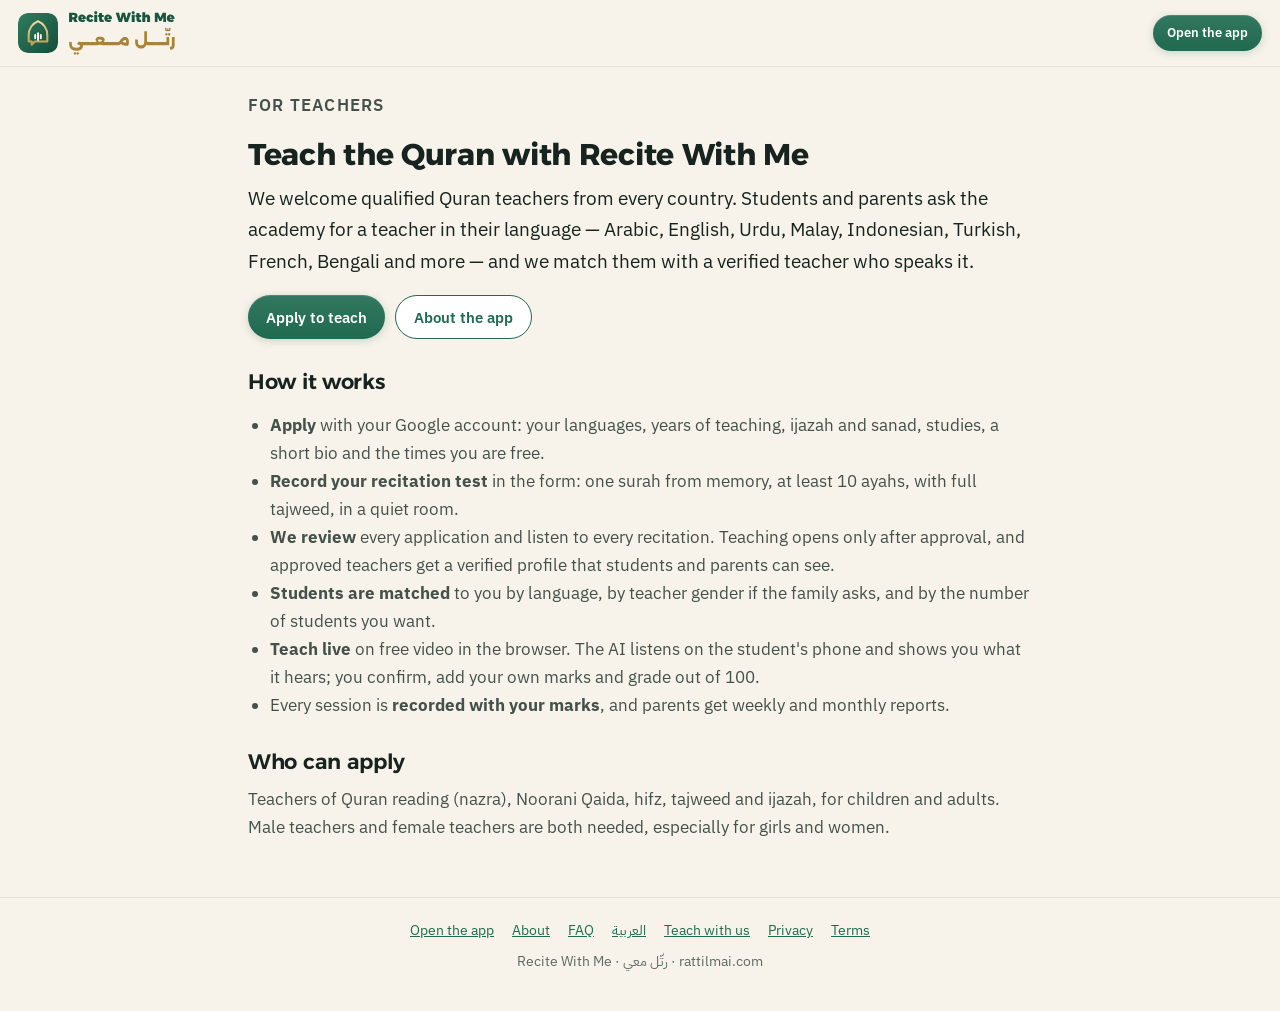
<file: teach/index.html>
<!doctype html>
<html lang="en" dir="ltr">
<head>
<meta charset="utf-8">
<meta name="viewport" content="width=device-width, initial-scale=1, viewport-fit=cover">
<title>Teach the Quran online with Recite With Me · رتّل معي — apply as a teacher</title>
<meta name="description" content="Quran teachers from every country can apply to Recite With Me: teach hifz, tajweed and Noorani Qaida live on video, with an AI that follows every word. Students are matched to you by language.">
<link rel="canonical" href="https://rattilmai.com/teach/">

<meta name="robots" content="index, follow, max-image-preview:large">
<meta name="theme-color" content="#F7F3EA" media="(prefers-color-scheme: light)">
<meta name="theme-color" content="#0B1411" media="(prefers-color-scheme: dark)">
<meta property="og:type" content="website">
<meta property="og:site_name" content="Recite With Me · رتّل معي">
<meta property="og:title" content="Teach the Quran online with Recite With Me · رتّل معي — apply as a teacher">
<meta property="og:description" content="Quran teachers from every country can apply to Recite With Me: teach hifz, tajweed and Noorani Qaida live on video, with an AI that follows every word. Students are matched to you by language.">
<meta property="og:url" content="https://rattilmai.com/teach/">
<meta property="og:image" content="https://rattilmai.com/icons/og-image.jpg">
<meta property="og:image:width" content="1200">
<meta property="og:image:height" content="630">
<meta property="og:locale" content="en_US">
<meta name="twitter:card" content="summary_large_image">
<meta name="twitter:title" content="Teach the Quran online with Recite With Me · رتّل معي — apply as a teacher">
<meta name="twitter:description" content="Quran teachers from every country can apply to Recite With Me: teach hifz, tajweed and Noorani Qaida live on video, with an AI that follows every word. Students are matched to you by language.">
<meta name="twitter:image" content="https://rattilmai.com/icons/og-image.jpg">
<link rel="icon" href="/icons/icon-small.svg" type="image/svg+xml">
<link rel="apple-touch-icon" href="/icons/icon-192.png">
<link rel="manifest" href="/manifest.webmanifest">
<link rel="preconnect" href="https://fonts.googleapis.com"><link rel="preconnect" href="https://fonts.gstatic.com" crossorigin>
<link href="https://fonts.googleapis.com/css2?family=Alexandria:wght@600;700;800&family=IBM+Plex+Sans+Arabic:wght@400;500;600&family=IBM+Plex+Sans:wght@400;500;600&display=swap" rel="stylesheet">
<link rel="stylesheet" href="/css/app.css">
<style>
.site { max-width: 820px; margin: 0 auto; padding: 24px 18px 56px; }
.site-head { display: flex; align-items: center; justify-content: space-between; gap: 12px; padding: 10px 18px; border-bottom: 1px solid var(--line); background: var(--topbar-bg); position: sticky; top: 0; z-index: 5; -webkit-backdrop-filter: blur(12px); backdrop-filter: blur(12px); }
.site-head .brand img.wordmark { height: 46px; width: auto; }
.site h1 { font-size: 30px; line-height: 1.2; margin: 18px 0 10px; }
.site h2 { font-size: 21px; margin: 30px 0 10px; }
.site p, .site li { font-size: 16.5px; line-height: 1.7; color: var(--ink-2); }
.site ul { padding-inline-start: 22px; }
.site .lead { font-size: 18.5px; color: var(--ink); }
.site details { border: 1px solid var(--line); border-radius: 16px; padding: 4px 16px; margin: 10px 0; background: var(--card); }
.site summary { cursor: pointer; font-weight: 600; font-size: 17px; padding: 12px 0; color: var(--ink); }
.site details p { margin: 0 0 14px; }
.site-foot { border-top: 1px solid var(--line); padding: 22px 18px 40px; text-align: center; font-size: 14px; color: var(--muted); }
.site-foot nav { display: flex; flex-wrap: wrap; gap: 8px 18px; justify-content: center; margin-bottom: 10px; }
.cta { display: flex; gap: 10px; flex-wrap: wrap; margin: 18px 0 8px; }
.grid2 { display: grid; grid-template-columns: repeat(auto-fit, minmax(230px, 1fr)); gap: 12px; }
.grid2 .card h3 { margin-bottom: 6px; }
[dir="rtl"] .site { font-family: var(--ar); }
</style>
<script type="application/ld+json">{"@context": "https://schema.org", "@graph": [{"@type": "Organization", "@id": "https://rattilmai.com/#org", "name": "Recite With Me", "alternateName": ["رتّل معي", "Rattil Ma'i"], "url": "https://rattilmai.com/", "logo": "https://rattilmai.com/icons/icon-512.png", "email": "contact@rattilmai.com", "contactPoint": {"@type": "ContactPoint", "contactType": "customer support", "email": "contact@rattilmai.com", "availableLanguage": ["English", "Arabic"]}}, {"@type": "WebSite", "@id": "https://rattilmai.com/#website", "name": "Recite With Me", "alternateName": "رتّل معي", "url": "https://rattilmai.com/", "inLanguage": ["en", "ar"], "publisher": {"@id": "https://rattilmai.com/#org"}}, {"@type": "BreadcrumbList", "itemListElement": [{"@type": "ListItem", "position": 1, "name": "Recite With Me", "item": "https://rattilmai.com/"}, {"@type": "ListItem", "position": 2, "name": "Teach", "item": "https://rattilmai.com/teach/"}]}]}</script>
</head>
<body>
<header class="site-head">
  <a class="brand" href="/" aria-label="Recite With Me · رتّل معي"><img src="/icons/icon-small.svg" alt="" width="40" height="40"><img class="wordmark wm-light" src="/icons/wordmark-light.svg" alt="Recite With Me · رتّل معي" width="110" height="46"><img class="wordmark wm-dark" src="/icons/wordmark-dark.svg" alt="" width="110" height="46"></a>
  <a class="btn sm" href="/">Open the app</a>
</header>
<main class="site">
<article>
<p class="eyebrow">For teachers</p>
<h1>Teach the Quran with Recite With Me</h1>
<p class="lead">We welcome qualified Quran teachers from every country. Students and parents ask the academy for a teacher in their language — Arabic, English, Urdu, Malay, Indonesian, Turkish, French, Bengali and more — and we match them with a verified teacher who speaks it.</p>
<div class="cta"><a class="btn" href="/#/apply">Apply to teach</a><a class="btn outline" href="/about/">About the app</a></div>
<h2>How it works</h2>
<ul>
<li><b>Apply</b> with your Google account: your languages, years of teaching, ijazah and sanad, studies, a short bio and the times you are free.</li>
<li><b>Record your recitation test</b> in the form: one surah from memory, at least 10 ayahs, with full tajweed, in a quiet room.</li>
<li><b>We review</b> every application and listen to every recitation. Teaching opens only after approval, and approved teachers get a verified profile that students and parents can see.</li>
<li><b>Students are matched</b> to you by language, by teacher gender if the family asks, and by the number of students you want.</li>
<li><b>Teach live</b> on free video in the browser. The AI listens on the student's phone and shows you what it hears; you confirm, add your own marks and grade out of 100.</li>
<li>Every session is <b>recorded with your marks</b>, and parents get weekly and monthly reports.</li>
</ul>
<h2>Who can apply</h2>
<p>Teachers of Quran reading (nazra), Noorani Qaida, hifz, tajweed and ijazah, for children and adults. Male teachers and female teachers are both needed, especially for girls and women.</p>
</article>
</main>
<footer class="site-foot">
  <nav aria-label="Site"><a href="/">Open the app</a><a href="/about/">About</a><a href="/faq/">FAQ</a><a href="/ar/">العربية</a><a href="/teach/">Teach with us</a><a href="/privacy/">Privacy</a><a href="/terms/">Terms</a></nav>
  <div>Recite With Me · <span lang="ar">رتّل معي</span> · rattilmai.com</div>
</footer>
</body>
</html>
</file>
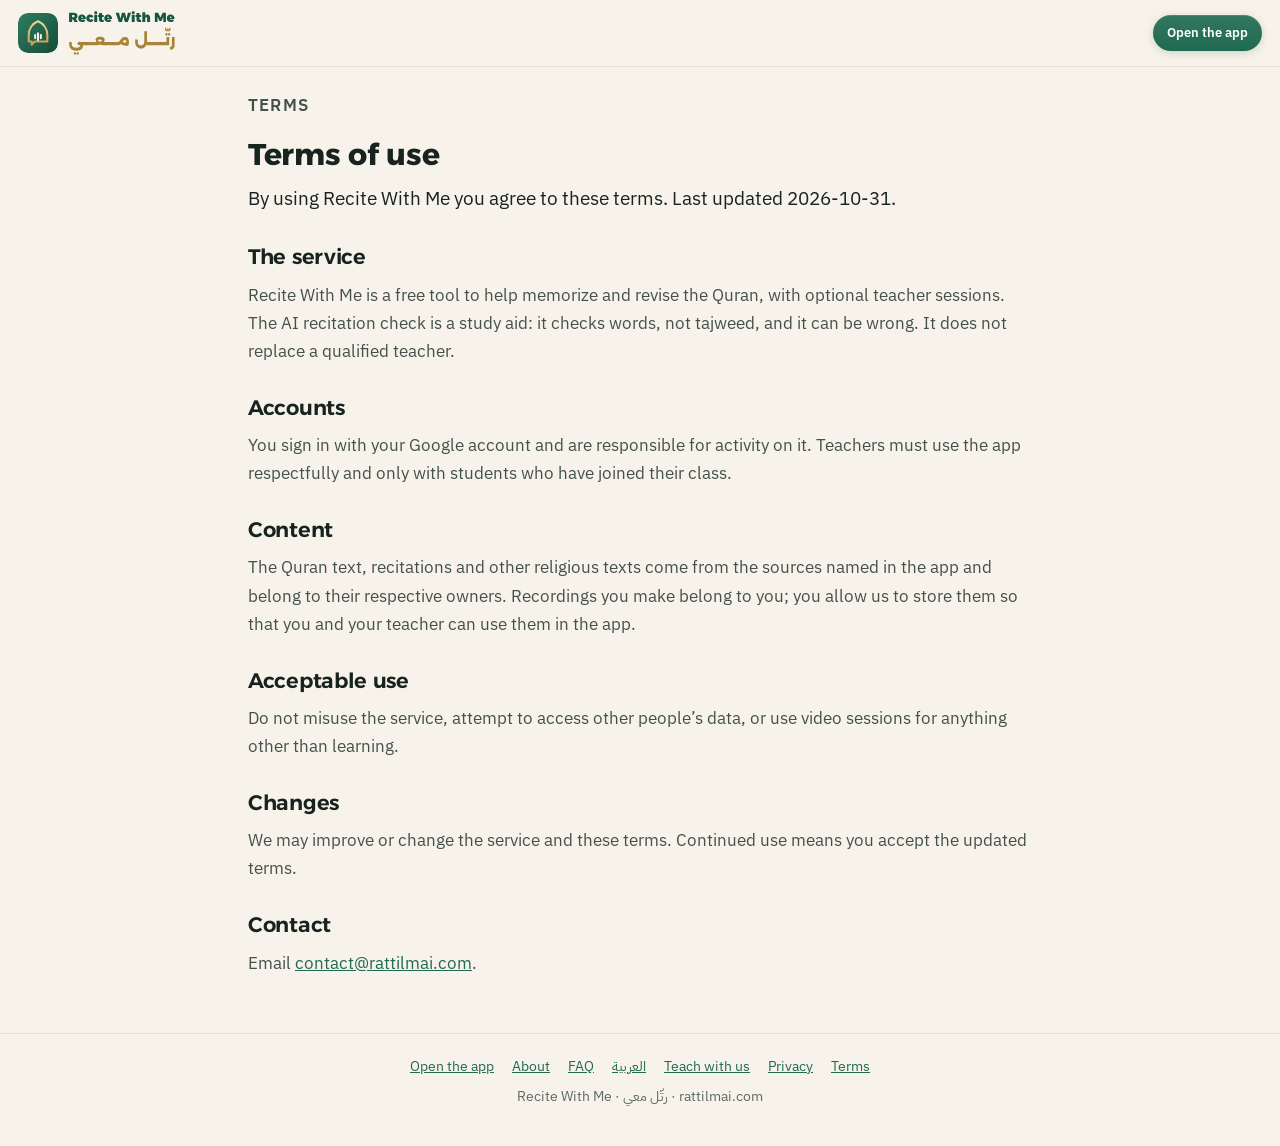
<file: terms/index.html>
<!doctype html>
<html lang="en" dir="ltr">
<head>
<meta charset="utf-8">
<meta name="viewport" content="width=device-width, initial-scale=1, viewport-fit=cover">
<title>Terms of use — Recite With Me · رتّل معي</title>
<meta name="description" content="The terms for using Recite With Me, a free Quran memorization web app.">
<link rel="canonical" href="https://rattilmai.com/terms/">

<meta name="robots" content="index, follow, max-image-preview:large">
<meta name="theme-color" content="#F7F3EA" media="(prefers-color-scheme: light)">
<meta name="theme-color" content="#0B1411" media="(prefers-color-scheme: dark)">
<meta property="og:type" content="website">
<meta property="og:site_name" content="Recite With Me · رتّل معي">
<meta property="og:title" content="Terms of use — Recite With Me · رتّل معي">
<meta property="og:description" content="The terms for using Recite With Me, a free Quran memorization web app.">
<meta property="og:url" content="https://rattilmai.com/terms/">
<meta property="og:image" content="https://rattilmai.com/icons/og-image.jpg">
<meta property="og:image:width" content="1200">
<meta property="og:image:height" content="630">
<meta property="og:locale" content="en_US">
<meta name="twitter:card" content="summary_large_image">
<meta name="twitter:title" content="Terms of use — Recite With Me · رتّل معي">
<meta name="twitter:description" content="The terms for using Recite With Me, a free Quran memorization web app.">
<meta name="twitter:image" content="https://rattilmai.com/icons/og-image.jpg">
<link rel="icon" href="/icons/icon-small.svg" type="image/svg+xml">
<link rel="apple-touch-icon" href="/icons/icon-192.png">
<link rel="manifest" href="/manifest.webmanifest">
<link rel="preconnect" href="https://fonts.googleapis.com"><link rel="preconnect" href="https://fonts.gstatic.com" crossorigin>
<link href="https://fonts.googleapis.com/css2?family=Alexandria:wght@600;700;800&family=IBM+Plex+Sans+Arabic:wght@400;500;600&family=IBM+Plex+Sans:wght@400;500;600&display=swap" rel="stylesheet">
<link rel="stylesheet" href="/css/app.css">
<style>
.site { max-width: 820px; margin: 0 auto; padding: 24px 18px 56px; }
.site-head { display: flex; align-items: center; justify-content: space-between; gap: 12px; padding: 10px 18px; border-bottom: 1px solid var(--line); background: var(--topbar-bg); position: sticky; top: 0; z-index: 5; -webkit-backdrop-filter: blur(12px); backdrop-filter: blur(12px); }
.site-head .brand img.wordmark { height: 46px; width: auto; }
.site h1 { font-size: 30px; line-height: 1.2; margin: 18px 0 10px; }
.site h2 { font-size: 21px; margin: 30px 0 10px; }
.site p, .site li { font-size: 16.5px; line-height: 1.7; color: var(--ink-2); }
.site ul { padding-inline-start: 22px; }
.site .lead { font-size: 18.5px; color: var(--ink); }
.site details { border: 1px solid var(--line); border-radius: 16px; padding: 4px 16px; margin: 10px 0; background: var(--card); }
.site summary { cursor: pointer; font-weight: 600; font-size: 17px; padding: 12px 0; color: var(--ink); }
.site details p { margin: 0 0 14px; }
.site-foot { border-top: 1px solid var(--line); padding: 22px 18px 40px; text-align: center; font-size: 14px; color: var(--muted); }
.site-foot nav { display: flex; flex-wrap: wrap; gap: 8px 18px; justify-content: center; margin-bottom: 10px; }
.cta { display: flex; gap: 10px; flex-wrap: wrap; margin: 18px 0 8px; }
.grid2 { display: grid; grid-template-columns: repeat(auto-fit, minmax(230px, 1fr)); gap: 12px; }
.grid2 .card h3 { margin-bottom: 6px; }
[dir="rtl"] .site { font-family: var(--ar); }
</style>
<script type="application/ld+json">{"@context": "https://schema.org", "@graph": [{"@type": "Organization", "@id": "https://rattilmai.com/#org", "name": "Recite With Me", "alternateName": ["رتّل معي", "Rattil Ma'i"], "url": "https://rattilmai.com/", "logo": "https://rattilmai.com/icons/icon-512.png", "email": "contact@rattilmai.com", "contactPoint": {"@type": "ContactPoint", "contactType": "customer support", "email": "contact@rattilmai.com", "availableLanguage": ["English", "Arabic"]}}, {"@type": "WebSite", "@id": "https://rattilmai.com/#website", "name": "Recite With Me", "alternateName": "رتّل معي", "url": "https://rattilmai.com/", "inLanguage": ["en", "ar"], "publisher": {"@id": "https://rattilmai.com/#org"}}, {"@type": "BreadcrumbList", "itemListElement": [{"@type": "ListItem", "position": 1, "name": "Recite With Me", "item": "https://rattilmai.com/"}, {"@type": "ListItem", "position": 2, "name": "Terms", "item": "https://rattilmai.com/terms/"}]}]}</script>
</head>
<body>
<header class="site-head">
  <a class="brand" href="/" aria-label="Recite With Me · رتّل معي"><img src="/icons/icon-small.svg" alt="" width="40" height="40"><img class="wordmark wm-light" src="/icons/wordmark-light.svg" alt="Recite With Me · رتّل معي" width="110" height="46"><img class="wordmark wm-dark" src="/icons/wordmark-dark.svg" alt="" width="110" height="46"></a>
  <a class="btn sm" href="/">Open the app</a>
</header>
<main class="site">
<article>
<p class="eyebrow">Terms</p>
<h1>Terms of use</h1>
<p class="lead">By using Recite With Me you agree to these terms. Last updated 2026-10-31.</p>
<h2>The service</h2>
<p>Recite With Me is a free tool to help memorize and revise the Quran, with optional teacher sessions. The AI recitation check is a study aid: it checks words, not tajweed, and it can be wrong. It does not replace a qualified teacher.</p>
<h2>Accounts</h2>
<p>You sign in with your Google account and are responsible for activity on it. Teachers must use the app respectfully and only with students who have joined their class.</p>
<h2>Content</h2>
<p>The Quran text, recitations and other religious texts come from the sources named in the app and belong to their respective owners. Recordings you make belong to you; you allow us to store them so that you and your teacher can use them in the app.</p>
<h2>Acceptable use</h2>
<p>Do not misuse the service, attempt to access other people’s data, or use video sessions for anything other than learning.</p>
<h2>Changes</h2>
<p>We may improve or change the service and these terms. Continued use means you accept the updated terms.</p>
<h2>Contact</h2>
<p>Email <a href="mailto:contact@rattilmai.com">contact@rattilmai.com</a>.</p>
</article>
</main>
<footer class="site-foot">
  <nav aria-label="Site"><a href="/">Open the app</a><a href="/about/">About</a><a href="/faq/">FAQ</a><a href="/ar/">العربية</a><a href="/teach/">Teach with us</a><a href="/privacy/">Privacy</a><a href="/terms/">Terms</a></nav>
  <div>Recite With Me · <span lang="ar">رتّل معي</span> · rattilmai.com</div>
</footer>
</body>
</html>
</file>
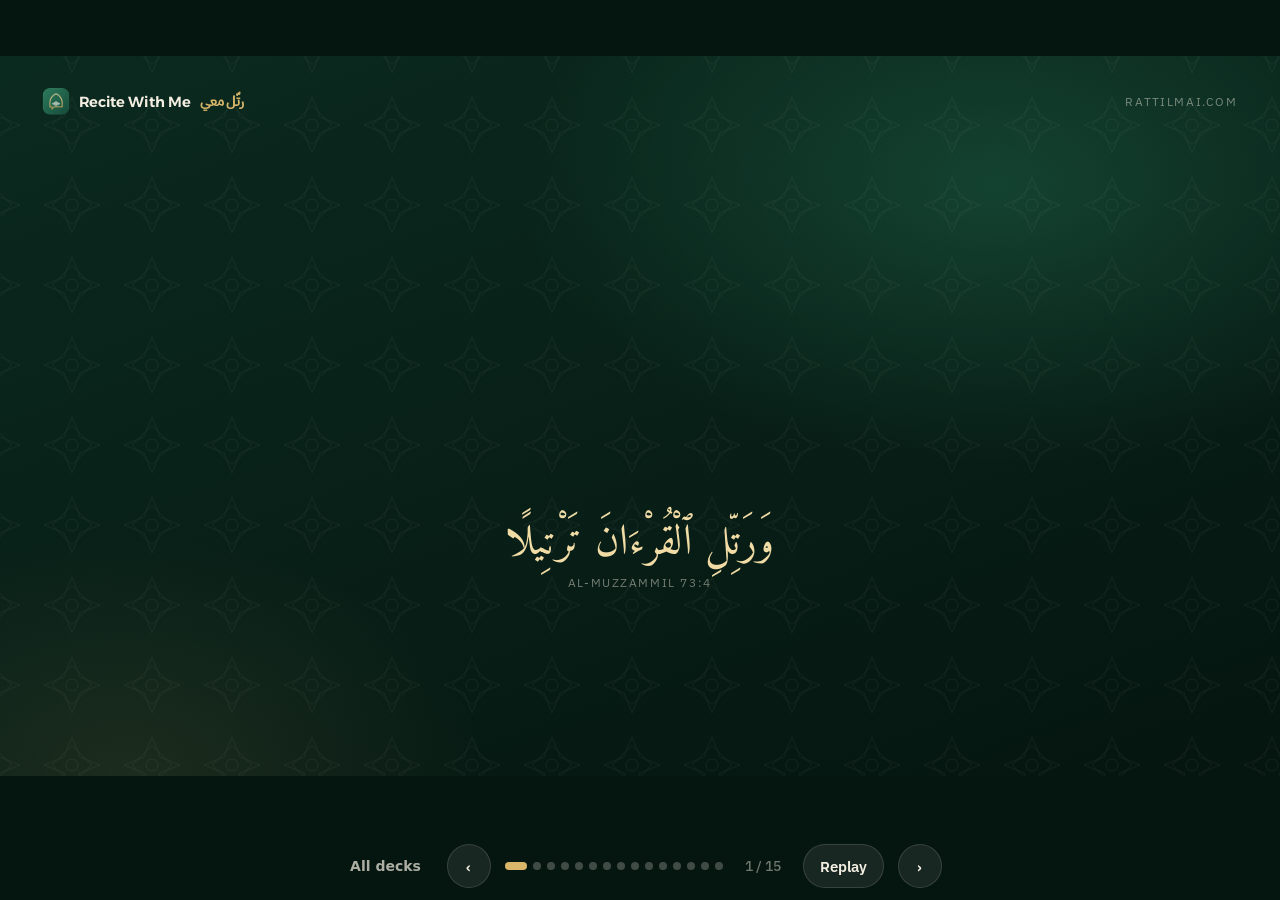
<file: decks/deck/index.html>
<!doctype html>
<html lang="en">
<head>
<meta charset="utf-8">
<meta name="viewport" content="width=device-width, initial-scale=1, viewport-fit=cover">
<title>Recite With Me · Deck</title>
<meta name="robots" content="noindex, nofollow">
<meta name="claude:viewport-fit-sides" content="cover">
<link rel="stylesheet" href="style.css">
</head>
<body>
<div id="viewport">
  <div id="stage" role="region" aria-label="Recite With Me presentation">
    <div id="pattern"></div>
    <div class="chrome"><div class="brand"><img src="img/icon-512.png" alt="">Recite With Me <span lang="ar">رتّل معي</span></div><div class="url">rattilmai.com</div></div>
    <div id="scenes"></div>
    <div id="caption" aria-live="off"></div>
  </div>
</div>
<nav id="deckbar" hidden aria-label="Slides">
  <a href="/decks/" style="font:600 14px system-ui;color:#F4EFE2;opacity:.7;text-decoration:none;padding:12px">All decks</a>
  <button type="button" id="prev" aria-label="Previous slide">‹</button>
  <div id="dots"></div>
  <span id="count">1 / 15</span>
  <button type="button" id="replay" aria-label="Replay this slide">Replay</button>
  <button type="button" id="next" aria-label="Next slide">›</button>
</nav>
<script type="module" src="deck.js"></script>
</body>
</html>
</file>
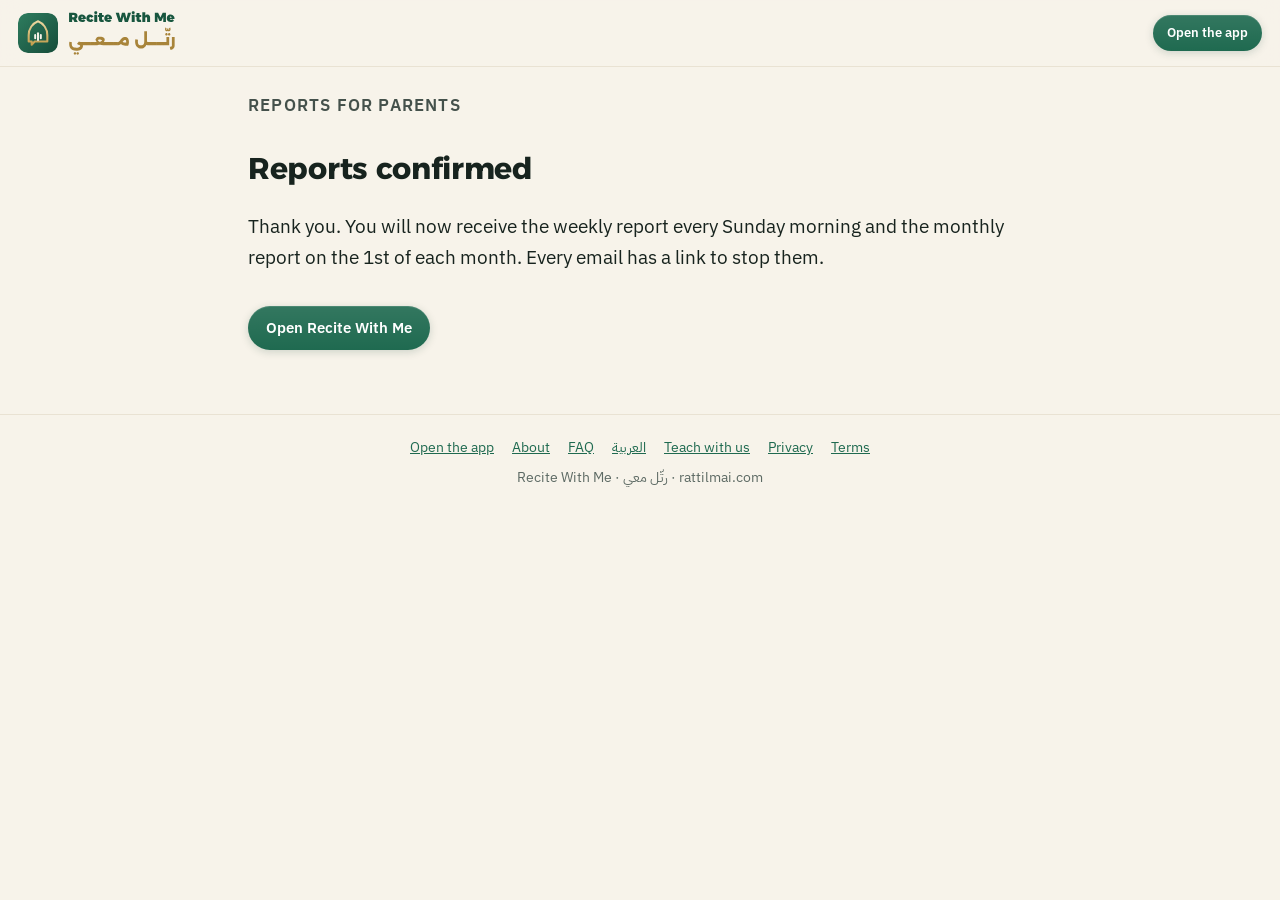
<file: parents/confirmed/index.html>
<!doctype html>
<html lang="en" dir="ltr">
<head>
<meta charset="utf-8">
<meta name="viewport" content="width=device-width, initial-scale=1, viewport-fit=cover">
<title>Reports confirmed — Recite With Me</title>
<meta name="description" content="Thank you. You will now receive the weekly report every Sunday morning and the monthly report on the 1st of each month. Every email has a link to stop them.">
<link rel="canonical" href="https://rattilmai.com/parents/confirmed/">

<meta name="robots" content="noindex">
<meta name="theme-color" content="#F7F3EA" media="(prefers-color-scheme: light)">
<meta name="theme-color" content="#0B1411" media="(prefers-color-scheme: dark)">
<meta property="og:type" content="website">
<meta property="og:site_name" content="Recite With Me · رتّل معي">
<meta property="og:title" content="Reports confirmed — Recite With Me">
<meta property="og:description" content="Thank you. You will now receive the weekly report every Sunday morning and the monthly report on the 1st of each month. Every email has a link to stop them.">
<meta property="og:url" content="https://rattilmai.com/parents/confirmed/">
<meta property="og:image" content="https://rattilmai.com/icons/og-image.jpg">
<meta property="og:image:width" content="1200">
<meta property="og:image:height" content="630">
<meta property="og:locale" content="en_US">
<meta name="twitter:card" content="summary_large_image">
<meta name="twitter:title" content="Reports confirmed — Recite With Me">
<meta name="twitter:description" content="Thank you. You will now receive the weekly report every Sunday morning and the monthly report on the 1st of each month. Every email has a link to stop them.">
<meta name="twitter:image" content="https://rattilmai.com/icons/og-image.jpg">
<link rel="icon" href="/icons/icon-small.svg" type="image/svg+xml">
<link rel="apple-touch-icon" href="/icons/icon-192.png">
<link rel="manifest" href="/manifest.webmanifest">
<link rel="preconnect" href="https://fonts.googleapis.com"><link rel="preconnect" href="https://fonts.gstatic.com" crossorigin>
<link href="https://fonts.googleapis.com/css2?family=Alexandria:wght@600;700;800&family=IBM+Plex+Sans+Arabic:wght@400;500;600&family=IBM+Plex+Sans:wght@400;500;600&display=swap" rel="stylesheet">
<link rel="stylesheet" href="/css/app.css">
<style>
.site { max-width: 820px; margin: 0 auto; padding: 24px 18px 56px; }
.site-head { display: flex; align-items: center; justify-content: space-between; gap: 12px; padding: 10px 18px; border-bottom: 1px solid var(--line); background: var(--topbar-bg); position: sticky; top: 0; z-index: 5; -webkit-backdrop-filter: blur(12px); backdrop-filter: blur(12px); }
.site-head .brand img.wordmark { height: 46px; width: auto; }
.site h1 { font-size: 30px; line-height: 1.2; margin: 18px 0 10px; }
.site h2 { font-size: 21px; margin: 30px 0 10px; }
.site p, .site li { font-size: 16.5px; line-height: 1.7; color: var(--ink-2); }
.site ul { padding-inline-start: 22px; }
.site .lead { font-size: 18.5px; color: var(--ink); }
.site details { border: 1px solid var(--line); border-radius: 16px; padding: 4px 16px; margin: 10px 0; background: var(--card); }
.site summary { cursor: pointer; font-weight: 600; font-size: 17px; padding: 12px 0; color: var(--ink); }
.site details p { margin: 0 0 14px; }
.site-foot { border-top: 1px solid var(--line); padding: 22px 18px 40px; text-align: center; font-size: 14px; color: var(--muted); }
.site-foot nav { display: flex; flex-wrap: wrap; gap: 8px 18px; justify-content: center; margin-bottom: 10px; }
.cta { display: flex; gap: 10px; flex-wrap: wrap; margin: 18px 0 8px; }
.grid2 { display: grid; grid-template-columns: repeat(auto-fit, minmax(230px, 1fr)); gap: 12px; }
.grid2 .card h3 { margin-bottom: 6px; }
[dir="rtl"] .site { font-family: var(--ar); }
</style>
<script type="application/ld+json">{"@context": "https://schema.org", "@graph": [{"@type": "Organization", "@id": "https://rattilmai.com/#org", "name": "Recite With Me", "alternateName": ["رتّل معي", "Rattil Ma'i"], "url": "https://rattilmai.com/", "logo": "https://rattilmai.com/icons/icon-512.png", "email": "contact@rattilmai.com", "contactPoint": {"@type": "ContactPoint", "contactType": "customer support", "email": "contact@rattilmai.com", "availableLanguage": ["English", "Arabic"]}}, {"@type": "WebSite", "@id": "https://rattilmai.com/#website", "name": "Recite With Me", "alternateName": "رتّل معي", "url": "https://rattilmai.com/", "inLanguage": ["en", "ar"], "publisher": {"@id": "https://rattilmai.com/#org"}}]}</script>
</head>
<body>
<header class="site-head">
  <a class="brand" href="/" aria-label="Recite With Me · رتّل معي"><img src="/icons/icon-small.svg" alt="" width="40" height="40"><img class="wordmark wm-light" src="/icons/wordmark-light.svg" alt="Recite With Me · رتّل معي" width="110" height="46"><img class="wordmark wm-dark" src="/icons/wordmark-dark.svg" alt="" width="110" height="46"></a>
  <a class="btn sm" href="/">Open the app</a>
</header>
<main class="site">
<article class="stack"><p class="eyebrow">Reports for parents</p><h1>Reports confirmed</h1><p class="lead">Thank you. You will now receive the weekly report every Sunday morning and the monthly report on the 1st of each month. Every email has a link to stop them.</p><div class="cta"><a class="btn" href="/">Open Recite With Me</a></div></article>
</main>
<footer class="site-foot">
  <nav aria-label="Site"><a href="/">Open the app</a><a href="/about/">About</a><a href="/faq/">FAQ</a><a href="/ar/">العربية</a><a href="/teach/">Teach with us</a><a href="/privacy/">Privacy</a><a href="/terms/">Terms</a></nav>
  <div>Recite With Me · <span lang="ar">رتّل معي</span> · rattilmai.com</div>
</footer>
</body>
</html>
</file>
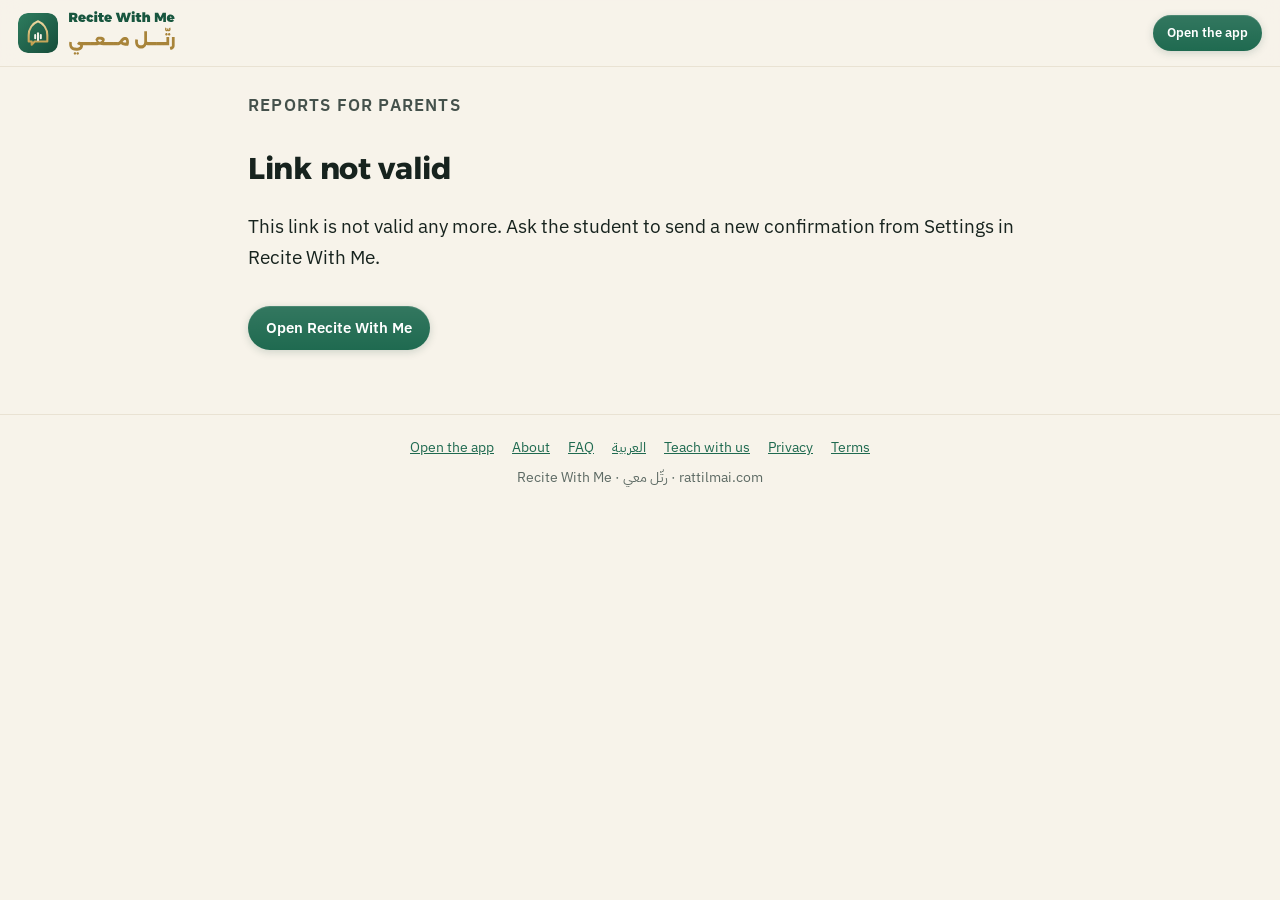
<file: parents/invalid/index.html>
<!doctype html>
<html lang="en" dir="ltr">
<head>
<meta charset="utf-8">
<meta name="viewport" content="width=device-width, initial-scale=1, viewport-fit=cover">
<title>Link not valid — Recite With Me</title>
<meta name="description" content="This link is not valid any more. Ask the student to send a new confirmation from Settings in Recite With Me.">
<link rel="canonical" href="https://rattilmai.com/parents/invalid/">

<meta name="robots" content="noindex">
<meta name="theme-color" content="#F7F3EA" media="(prefers-color-scheme: light)">
<meta name="theme-color" content="#0B1411" media="(prefers-color-scheme: dark)">
<meta property="og:type" content="website">
<meta property="og:site_name" content="Recite With Me · رتّل معي">
<meta property="og:title" content="Link not valid — Recite With Me">
<meta property="og:description" content="This link is not valid any more. Ask the student to send a new confirmation from Settings in Recite With Me.">
<meta property="og:url" content="https://rattilmai.com/parents/invalid/">
<meta property="og:image" content="https://rattilmai.com/icons/og-image.jpg">
<meta property="og:image:width" content="1200">
<meta property="og:image:height" content="630">
<meta property="og:locale" content="en_US">
<meta name="twitter:card" content="summary_large_image">
<meta name="twitter:title" content="Link not valid — Recite With Me">
<meta name="twitter:description" content="This link is not valid any more. Ask the student to send a new confirmation from Settings in Recite With Me.">
<meta name="twitter:image" content="https://rattilmai.com/icons/og-image.jpg">
<link rel="icon" href="/icons/icon-small.svg" type="image/svg+xml">
<link rel="apple-touch-icon" href="/icons/icon-192.png">
<link rel="manifest" href="/manifest.webmanifest">
<link rel="preconnect" href="https://fonts.googleapis.com"><link rel="preconnect" href="https://fonts.gstatic.com" crossorigin>
<link href="https://fonts.googleapis.com/css2?family=Alexandria:wght@600;700;800&family=IBM+Plex+Sans+Arabic:wght@400;500;600&family=IBM+Plex+Sans:wght@400;500;600&display=swap" rel="stylesheet">
<link rel="stylesheet" href="/css/app.css">
<style>
.site { max-width: 820px; margin: 0 auto; padding: 24px 18px 56px; }
.site-head { display: flex; align-items: center; justify-content: space-between; gap: 12px; padding: 10px 18px; border-bottom: 1px solid var(--line); background: var(--topbar-bg); position: sticky; top: 0; z-index: 5; -webkit-backdrop-filter: blur(12px); backdrop-filter: blur(12px); }
.site-head .brand img.wordmark { height: 46px; width: auto; }
.site h1 { font-size: 30px; line-height: 1.2; margin: 18px 0 10px; }
.site h2 { font-size: 21px; margin: 30px 0 10px; }
.site p, .site li { font-size: 16.5px; line-height: 1.7; color: var(--ink-2); }
.site ul { padding-inline-start: 22px; }
.site .lead { font-size: 18.5px; color: var(--ink); }
.site details { border: 1px solid var(--line); border-radius: 16px; padding: 4px 16px; margin: 10px 0; background: var(--card); }
.site summary { cursor: pointer; font-weight: 600; font-size: 17px; padding: 12px 0; color: var(--ink); }
.site details p { margin: 0 0 14px; }
.site-foot { border-top: 1px solid var(--line); padding: 22px 18px 40px; text-align: center; font-size: 14px; color: var(--muted); }
.site-foot nav { display: flex; flex-wrap: wrap; gap: 8px 18px; justify-content: center; margin-bottom: 10px; }
.cta { display: flex; gap: 10px; flex-wrap: wrap; margin: 18px 0 8px; }
.grid2 { display: grid; grid-template-columns: repeat(auto-fit, minmax(230px, 1fr)); gap: 12px; }
.grid2 .card h3 { margin-bottom: 6px; }
[dir="rtl"] .site { font-family: var(--ar); }
</style>
<script type="application/ld+json">{"@context": "https://schema.org", "@graph": [{"@type": "Organization", "@id": "https://rattilmai.com/#org", "name": "Recite With Me", "alternateName": ["رتّل معي", "Rattil Ma'i"], "url": "https://rattilmai.com/", "logo": "https://rattilmai.com/icons/icon-512.png", "email": "contact@rattilmai.com", "contactPoint": {"@type": "ContactPoint", "contactType": "customer support", "email": "contact@rattilmai.com", "availableLanguage": ["English", "Arabic"]}}, {"@type": "WebSite", "@id": "https://rattilmai.com/#website", "name": "Recite With Me", "alternateName": "رتّل معي", "url": "https://rattilmai.com/", "inLanguage": ["en", "ar"], "publisher": {"@id": "https://rattilmai.com/#org"}}]}</script>
</head>
<body>
<header class="site-head">
  <a class="brand" href="/" aria-label="Recite With Me · رتّل معي"><img src="/icons/icon-small.svg" alt="" width="40" height="40"><img class="wordmark wm-light" src="/icons/wordmark-light.svg" alt="Recite With Me · رتّل معي" width="110" height="46"><img class="wordmark wm-dark" src="/icons/wordmark-dark.svg" alt="" width="110" height="46"></a>
  <a class="btn sm" href="/">Open the app</a>
</header>
<main class="site">
<article class="stack"><p class="eyebrow">Reports for parents</p><h1>Link not valid</h1><p class="lead">This link is not valid any more. Ask the student to send a new confirmation from Settings in Recite With Me.</p><div class="cta"><a class="btn" href="/">Open Recite With Me</a></div></article>
</main>
<footer class="site-foot">
  <nav aria-label="Site"><a href="/">Open the app</a><a href="/about/">About</a><a href="/faq/">FAQ</a><a href="/ar/">العربية</a><a href="/teach/">Teach with us</a><a href="/privacy/">Privacy</a><a href="/terms/">Terms</a></nav>
  <div>Recite With Me · <span lang="ar">رتّل معي</span> · rattilmai.com</div>
</footer>
</body>
</html>
</file>
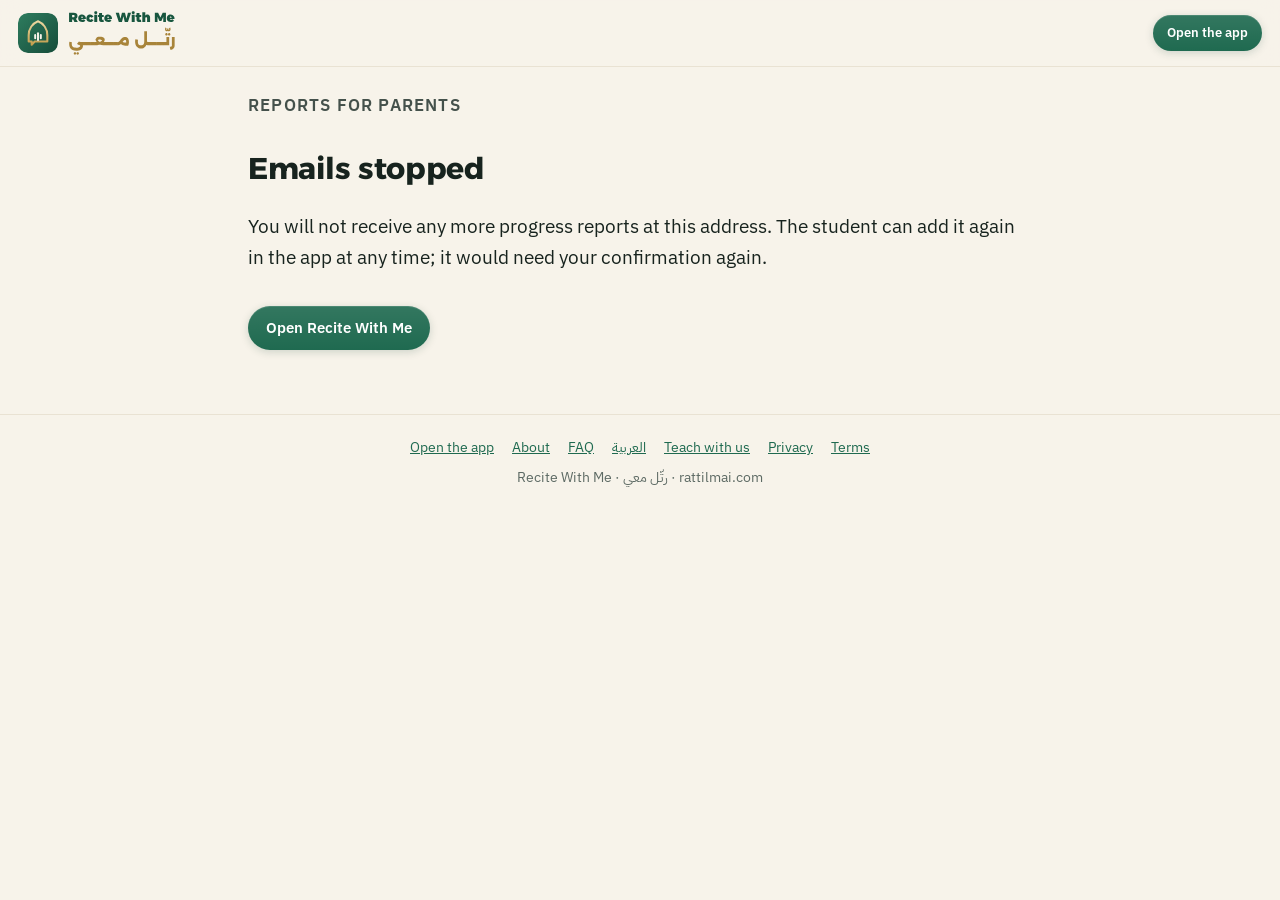
<file: parents/stopped/index.html>
<!doctype html>
<html lang="en" dir="ltr">
<head>
<meta charset="utf-8">
<meta name="viewport" content="width=device-width, initial-scale=1, viewport-fit=cover">
<title>Emails stopped — Recite With Me</title>
<meta name="description" content="You will not receive any more progress reports at this address. The student can add it again in the app at any time; it would need your confirmation again.">
<link rel="canonical" href="https://rattilmai.com/parents/stopped/">

<meta name="robots" content="noindex">
<meta name="theme-color" content="#F7F3EA" media="(prefers-color-scheme: light)">
<meta name="theme-color" content="#0B1411" media="(prefers-color-scheme: dark)">
<meta property="og:type" content="website">
<meta property="og:site_name" content="Recite With Me · رتّل معي">
<meta property="og:title" content="Emails stopped — Recite With Me">
<meta property="og:description" content="You will not receive any more progress reports at this address. The student can add it again in the app at any time; it would need your confirmation again.">
<meta property="og:url" content="https://rattilmai.com/parents/stopped/">
<meta property="og:image" content="https://rattilmai.com/icons/og-image.jpg">
<meta property="og:image:width" content="1200">
<meta property="og:image:height" content="630">
<meta property="og:locale" content="en_US">
<meta name="twitter:card" content="summary_large_image">
<meta name="twitter:title" content="Emails stopped — Recite With Me">
<meta name="twitter:description" content="You will not receive any more progress reports at this address. The student can add it again in the app at any time; it would need your confirmation again.">
<meta name="twitter:image" content="https://rattilmai.com/icons/og-image.jpg">
<link rel="icon" href="/icons/icon-small.svg" type="image/svg+xml">
<link rel="apple-touch-icon" href="/icons/icon-192.png">
<link rel="manifest" href="/manifest.webmanifest">
<link rel="preconnect" href="https://fonts.googleapis.com"><link rel="preconnect" href="https://fonts.gstatic.com" crossorigin>
<link href="https://fonts.googleapis.com/css2?family=Alexandria:wght@600;700;800&family=IBM+Plex+Sans+Arabic:wght@400;500;600&family=IBM+Plex+Sans:wght@400;500;600&display=swap" rel="stylesheet">
<link rel="stylesheet" href="/css/app.css">
<style>
.site { max-width: 820px; margin: 0 auto; padding: 24px 18px 56px; }
.site-head { display: flex; align-items: center; justify-content: space-between; gap: 12px; padding: 10px 18px; border-bottom: 1px solid var(--line); background: var(--topbar-bg); position: sticky; top: 0; z-index: 5; -webkit-backdrop-filter: blur(12px); backdrop-filter: blur(12px); }
.site-head .brand img.wordmark { height: 46px; width: auto; }
.site h1 { font-size: 30px; line-height: 1.2; margin: 18px 0 10px; }
.site h2 { font-size: 21px; margin: 30px 0 10px; }
.site p, .site li { font-size: 16.5px; line-height: 1.7; color: var(--ink-2); }
.site ul { padding-inline-start: 22px; }
.site .lead { font-size: 18.5px; color: var(--ink); }
.site details { border: 1px solid var(--line); border-radius: 16px; padding: 4px 16px; margin: 10px 0; background: var(--card); }
.site summary { cursor: pointer; font-weight: 600; font-size: 17px; padding: 12px 0; color: var(--ink); }
.site details p { margin: 0 0 14px; }
.site-foot { border-top: 1px solid var(--line); padding: 22px 18px 40px; text-align: center; font-size: 14px; color: var(--muted); }
.site-foot nav { display: flex; flex-wrap: wrap; gap: 8px 18px; justify-content: center; margin-bottom: 10px; }
.cta { display: flex; gap: 10px; flex-wrap: wrap; margin: 18px 0 8px; }
.grid2 { display: grid; grid-template-columns: repeat(auto-fit, minmax(230px, 1fr)); gap: 12px; }
.grid2 .card h3 { margin-bottom: 6px; }
[dir="rtl"] .site { font-family: var(--ar); }
</style>
<script type="application/ld+json">{"@context": "https://schema.org", "@graph": [{"@type": "Organization", "@id": "https://rattilmai.com/#org", "name": "Recite With Me", "alternateName": ["رتّل معي", "Rattil Ma'i"], "url": "https://rattilmai.com/", "logo": "https://rattilmai.com/icons/icon-512.png", "email": "contact@rattilmai.com", "contactPoint": {"@type": "ContactPoint", "contactType": "customer support", "email": "contact@rattilmai.com", "availableLanguage": ["English", "Arabic"]}}, {"@type": "WebSite", "@id": "https://rattilmai.com/#website", "name": "Recite With Me", "alternateName": "رتّل معي", "url": "https://rattilmai.com/", "inLanguage": ["en", "ar"], "publisher": {"@id": "https://rattilmai.com/#org"}}]}</script>
</head>
<body>
<header class="site-head">
  <a class="brand" href="/" aria-label="Recite With Me · رتّل معي"><img src="/icons/icon-small.svg" alt="" width="40" height="40"><img class="wordmark wm-light" src="/icons/wordmark-light.svg" alt="Recite With Me · رتّل معي" width="110" height="46"><img class="wordmark wm-dark" src="/icons/wordmark-dark.svg" alt="" width="110" height="46"></a>
  <a class="btn sm" href="/">Open the app</a>
</header>
<main class="site">
<article class="stack"><p class="eyebrow">Reports for parents</p><h1>Emails stopped</h1><p class="lead">You will not receive any more progress reports at this address. The student can add it again in the app at any time; it would need your confirmation again.</p><div class="cta"><a class="btn" href="/">Open Recite With Me</a></div></article>
</main>
<footer class="site-foot">
  <nav aria-label="Site"><a href="/">Open the app</a><a href="/about/">About</a><a href="/faq/">FAQ</a><a href="/ar/">العربية</a><a href="/teach/">Teach with us</a><a href="/privacy/">Privacy</a><a href="/terms/">Terms</a></nav>
  <div>Recite With Me · <span lang="ar">رتّل معي</span> · rattilmai.com</div>
</footer>
</body>
</html>
</file>
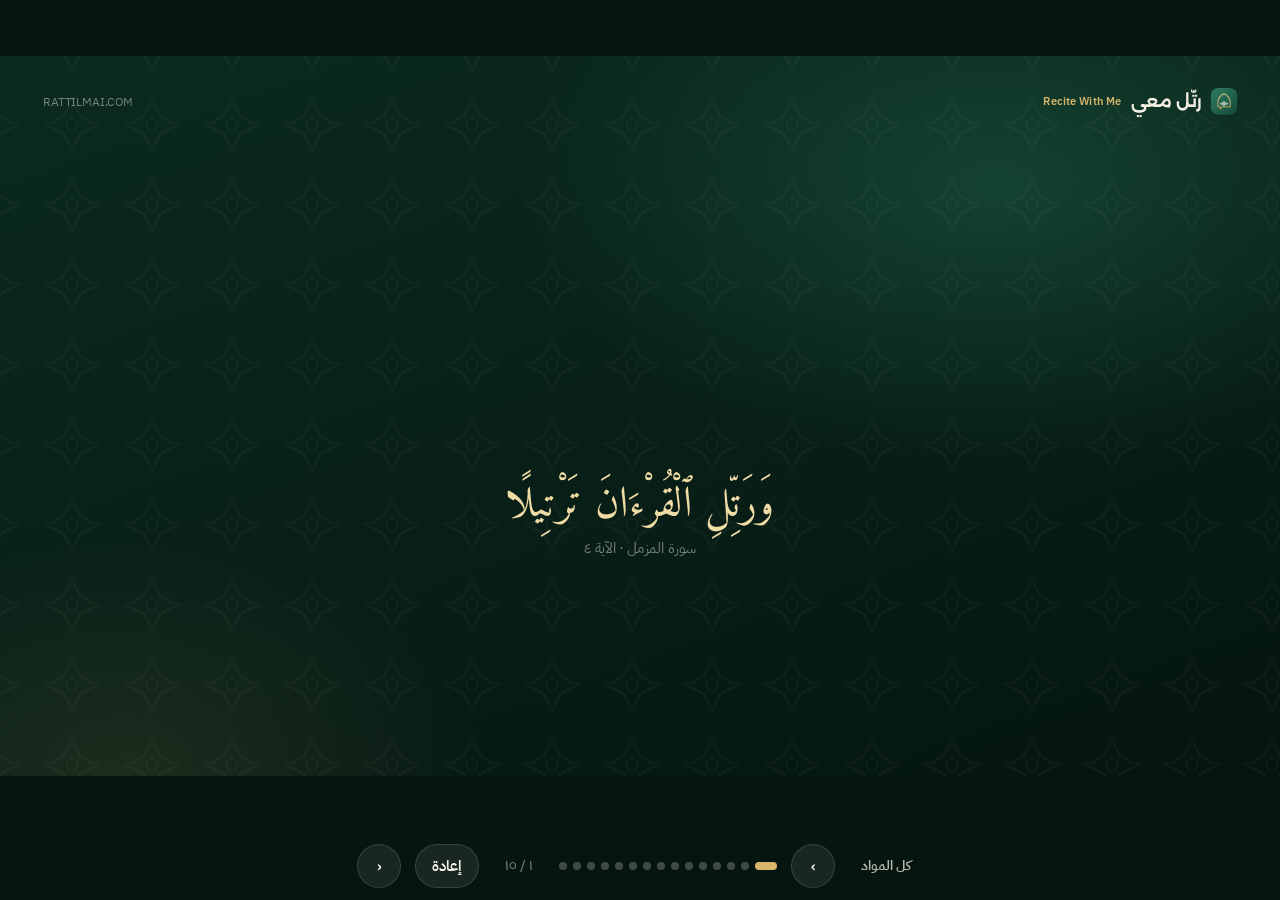
<file: decks/ar/deck/index.html>
<!doctype html>
<html lang="ar" dir="rtl">
<head>
<meta charset="utf-8">
<meta name="viewport" content="width=device-width, initial-scale=1, viewport-fit=cover">
<title>رتّل معي · العرض التقديمي</title>
<meta name="robots" content="noindex, nofollow">
<meta name="claude:viewport-fit-sides" content="cover">
<link rel="stylesheet" href="style.css">
<link rel="stylesheet" href="style-ar.css">
</head>
<body>
<div id="viewport">
  <div id="stage" role="region" aria-label="عرض رتّل معي">
    <div id="pattern"></div>
    <div class="chrome"><div class="brand"><img src="img/icon-512.png" alt=""><span class="ar">رتّل معي</span> <span lang="en" dir="ltr">Recite With Me</span></div><div class="url" dir="ltr">rattilmai.com</div></div>
    <div id="scenes"></div>
    <div id="caption" aria-live="off"></div>
  </div>
</div>
<nav id="deckbar" hidden aria-label="الشرائح">
  <a href="/decks/ar/" style="font:600 14px 'Plex Arabic',system-ui;color:#F4EFE2;opacity:.75;text-decoration:none;padding:12px">كل المواد</a>
  <button type="button" id="prev" aria-label="الشريحة السابقة">›</button>
  <div id="dots"></div>
  <span id="count">١ / ١٥</span>
  <button type="button" id="replay" aria-label="إعادة تشغيل الشريحة">إعادة</button>
  <button type="button" id="next" aria-label="الشريحة التالية">‹</button>
</nav>
<script type="module" src="deck.js"></script>

</body>
</html>
</file>
<file: css/app.css>
/* Recite With Me · رتّل معي
   Colour system: Madinah emerald, Makkah champagne gold, Mushaf ivory.
   Light and dark use the same tokens; components never hard-code colours. */

:root {
  color-scheme: light;
  /* Surfaces */
  --bg: #F7F3EA;
  --paper: #FCFAF4;
  --card: #FFFFFF;
  --card-2: #FBF8F1;
  --hover: #F2EDE1;
  --line: #E9E2D3;
  --line-2: #DCD4C3;
  /* Text */
  --ink: #17231E;
  --ink-2: #44514B;
  --muted: #5D6A64;
  --pending: #9DA6A1;
  /* Emerald */
  --primary: #1F6A50;
  --primary-hover: #17573F;
  --on-primary: #FFFFFF;
  --green: #1F6A50;
  --green-dark: #17573F;
  --green-deep: #0F3B2D;
  --green-tint: #E4EFE8;
  --green-hl: #D2E8DA;
  /* Champagne gold */
  --gold: #C5A253;
  --gold-2: #E6D199;
  --gold-ink: #7C5C19;
  --gold-tint: #F7EFDB;
  --gold-line: #E4D19C;
  /* Mistakes only */
  --red: #B4513A;
  --red-ink: #973F2C;
  --red-tint: #F7E4DE;
  --red-line: #EDC7BC;
  /* Effects */
  --hidden-bar: #CFC5AE;
  --line-input: #8F978F;
  --placeholder: #737D77;
  --topbar-bg: rgba(247, 243, 234, 0.86);
  --toast-bg: #17231E;
  --toast-ink: #F7F3EA;
  --shadow: 0 1px 2px rgba(23, 35, 30, 0.04), 0 10px 28px rgba(23, 35, 30, 0.06);
  --shadow-lg: 0 2px 6px rgba(23, 35, 30, 0.06), 0 18px 44px rgba(23, 35, 30, 0.12);
  --card-border: transparent;
  --hero-1: #0F3B2D;
  --hero-2: #1F6A50;
  --hero-ink: #F7F3EA;
  --pattern-opacity: 0.09;
  /* Type and shape */
  --radius: 20px;
  --sans: 'IBM Plex Sans', 'IBM Plex Sans Arabic', system-ui, -apple-system, 'Segoe UI', sans-serif;
  --ar: 'IBM Plex Sans Arabic', 'IBM Plex Sans', system-ui, sans-serif;
  --display: 'Alexandria', 'IBM Plex Sans', system-ui, sans-serif;
  --ar-display: 'Alexandria', 'IBM Plex Sans Arabic', system-ui, sans-serif;
  --quran: 'Amiri Quran', 'Amiri', 'Traditional Arabic', serif;
  --tabbar-h: 72px;
}

/* Dark: emerald night, never pure black */
:root[data-theme="dark"] {
  color-scheme: dark;
  --bg: #0B1411;
  --paper: #101C17;
  --card: #15241E;
  --card-2: #172720;
  --hover: #1B2C25;
  --line: #22342C;
  --line-2: #2D4238;
  --ink: #EEE8D9;
  --ink-2: #CBC7BA;
  --muted: #9AA59F;
  --pending: #5E6B65;
  --primary: #2A7A5C;
  --primary-hover: #33896A;
  --on-primary: #FFFFFF;
  --green: #6CC39E;
  --green-dark: #86D1B0;
  --green-deep: #0E2C22;
  --green-tint: #15362A;
  --green-hl: #1B4636;
  --gold: #D6B76E;
  --gold-2: #EAD6A0;
  --gold-ink: #E3CA8E;
  --gold-tint: #262214;
  --gold-line: #4B4024;
  --red: #E2846C;
  --red-ink: #F2A994;
  --red-tint: #3A201A;
  --red-line: #5C3127;
  --hidden-bar: #3A5046;
  --line-input: #506A5C;
  --placeholder: #8A9B92;
  --topbar-bg: rgba(11, 20, 17, 0.84);
  --toast-bg: #EEE8D9;
  --toast-ink: #0B1411;
  --shadow: 0 1px 2px rgba(0, 0, 0, 0.3);
  --shadow-lg: 0 18px 44px rgba(0, 0, 0, 0.45);
  --card-border: #263A31;
  --hero-1: #0D2A20;
  --hero-2: #17503D;
  --hero-ink: #F3EEDF;
  --pattern-opacity: 0.07;
}
@media (prefers-color-scheme: dark) {
  :root:not([data-theme="light"]) .wm-light { display: none; }
  :root:not([data-theme="light"]) .wm-dark { display: block; }
  :root:not([data-theme="light"]) {
    color-scheme: dark;
    --bg: #0B1411;
    --paper: #101C17;
    --card: #15241E;
    --card-2: #172720;
    --hover: #1B2C25;
    --line: #22342C;
    --line-2: #2D4238;
    --ink: #EEE8D9;
    --ink-2: #CBC7BA;
    --muted: #9AA59F;
    --pending: #5E6B65;
    --primary: #2A7A5C;
    --primary-hover: #33896A;
    --on-primary: #FFFFFF;
    --green: #6CC39E;
    --green-dark: #86D1B0;
    --green-deep: #0E2C22;
    --green-tint: #15362A;
    --green-hl: #1B4636;
    --gold: #D6B76E;
    --gold-2: #EAD6A0;
    --gold-ink: #E3CA8E;
    --gold-tint: #262214;
    --gold-line: #4B4024;
    --red: #E2846C;
    --red-ink: #F2A994;
    --red-tint: #3A201A;
    --red-line: #5C3127;
    --hidden-bar: #3A5046;
  --line-input: #506A5C;
  --placeholder: #8A9B92;
    --topbar-bg: rgba(11, 20, 17, 0.84);
    --toast-bg: #EEE8D9;
    --toast-ink: #0B1411;
    --shadow: 0 1px 2px rgba(0, 0, 0, 0.3);
    --shadow-lg: 0 18px 44px rgba(0, 0, 0, 0.45);
    --card-border: #263A31;
    --hero-1: #0D2A20;
    --hero-2: #17503D;
    --hero-ink: #F3EEDF;
    --pattern-opacity: 0.07;
  }
}

* { box-sizing: border-box; }
html, body { margin: 0; }
html { background: var(--bg); }
body {
  background: var(--bg);
  color: var(--ink);
  font-family: var(--sans);
  font-size: 15px;
  line-height: 1.45;
  -webkit-font-smoothing: antialiased;
  -webkit-tap-highlight-color: transparent;
  transition: background-color 0.2s, color 0.2s;
}
a { color: var(--green); }
a:hover { color: var(--green-dark); }
button, input, select, textarea { font: inherit; color: inherit; }
[hidden] { display: none !important; }
.sr-only { position: absolute; width: 1px; height: 1px; overflow: hidden; clip: rect(0 0 0 0); white-space: nowrap; }
::selection { background: var(--gold-tint); color: var(--ink); }

/* Shell */
.app { min-height: 100vh; min-height: 100dvh; display: flex; flex-direction: column; }
.topbar {
  position: sticky; top: 0; z-index: 20;
  display: flex; align-items: center; justify-content: space-between; gap: 12px;
  padding: 8px 16px; padding-top: max(8px, env(safe-area-inset-top));
  background: var(--topbar-bg);
  -webkit-backdrop-filter: saturate(1.4) blur(12px);
  backdrop-filter: saturate(1.4) blur(12px);
  border-bottom: 1px solid var(--line);
}
.brand { display: flex; align-items: center; gap: 10px; text-decoration: none; color: var(--ink); min-width: 0; }
.brand img { border-radius: 10px; flex: none; box-shadow: 0 1px 0 rgba(255, 255, 255, 0.2) inset; }
.wordmark { display: block; height: auto; }
.wm-dark { display: none; }
:root[data-theme="dark"] .wm-light { display: none; }
:root[data-theme="dark"] .wm-dark { display: block; }
.brand img.wordmark { height: 50px; width: auto; border-radius: 0; box-shadow: none; }
.logo-big img.wordmark { width: min(300px, 78vw); height: auto; margin: 6px 0 2px; border-radius: 0; box-shadow: none; }
.brand-text { display: flex; flex-direction: column; line-height: 1.1; min-width: 0; }
.brand-name { font-family: var(--display); font-weight: 700; font-size: 16.5px; letter-spacing: -0.3px; white-space: nowrap; }
.brand-ar { font-family: var(--ar-display); color: var(--green); font-weight: 800; font-size: 15.5px; line-height: 1.25; white-space: nowrap; direction: rtl; align-self: flex-start; }
.top-actions { display: flex; align-items: center; gap: 8px; flex: none; }
.role-chip {
  flex: none; height: 34px; padding: 0 12px; border-radius: 17px;
  border: 1px solid var(--gold-line); background: var(--gold-tint); color: var(--gold-ink);
  font-size: 13px; font-weight: 600; cursor: pointer; display: inline-flex; align-items: center; gap: 8px;
}
.role-chip img { width: 22px; height: 22px; border-radius: 11px; margin-left: -6px; }
.view { flex: 1; width: 100%; max-width: 640px; margin: 0 auto; padding: 18px 16px calc(var(--tabbar-h) + env(safe-area-inset-bottom, 0px) + var(--vv-bottom, 0px) + 28px); outline: none; }
.keyboard-open .tabbar { display: none; }
.fs-btn { width: 38px; height: 38px; border-radius: 19px; }
.fs-btn svg { width: 18px; height: 18px; }
.sheet-backdrop { position: fixed; inset: 0; z-index: 80; background: rgba(11, 20, 17, 0.45); display: flex; align-items: flex-end; justify-content: center; padding: 16px; padding-bottom: max(16px, env(safe-area-inset-bottom)); animation: fade 0.15s ease-out; }
.sheet { width: 100%; max-width: 460px; box-shadow: var(--shadow-lg); animation: rise 0.2s ease-out; }
.sheet-steps { margin: 0; padding-left: 22px; display: flex; flex-direction: column; gap: 10px; font-size: 14.5px; }
@keyframes fade { from { opacity: 0; } to { opacity: 1; } }
@keyframes rise { from { transform: translateY(24px); opacity: 0; } to { transform: none; opacity: 1; } }
@media (min-width: 700px) { .sheet-backdrop { align-items: center; } }
.view.wide { max-width: 1180px; }

.tabbar {
  position: fixed; left: 0; right: 0; bottom: var(--vv-bottom, 0px); z-index: 20;
  display: flex; justify-content: space-around; align-items: stretch;
  height: calc(var(--tabbar-h) + env(safe-area-inset-bottom, 0px));
  padding: 6px 6px env(safe-area-inset-bottom, 0px);
  transition: bottom 0.15s;
  background: var(--topbar-bg);
  -webkit-backdrop-filter: saturate(1.4) blur(12px);
  backdrop-filter: saturate(1.4) blur(12px);
  border-top: 1px solid var(--line);
}
.tabbar a {
  position: relative; flex: 1; max-width: 110px; display: flex; flex-direction: column; align-items: center; justify-content: center; gap: 3px;
  text-decoration: none; color: var(--muted); font-size: 11.5px; font-weight: 500; border-radius: 12px;
}
.tabbar a[aria-current="page"] { color: var(--green); font-weight: 600; }
.tabbar a[aria-current="page"]::before { content: ""; position: absolute; top: -6px; width: 26px; height: 3px; border-radius: 0 0 3px 3px; background: var(--gold); }
.tabbar svg { width: 24px; height: 24px; }

/* Type */
h1, h2, h3 { margin: 0; line-height: 1.25; letter-spacing: -0.15px; }
h1, h2 { font-family: var(--display); letter-spacing: -0.3px; }
h1 { font-size: 24px; font-weight: 700; }
h2 { font-size: 17px; font-weight: 600; }
h3 { font-size: 15px; font-weight: 600; }
p { margin: 0; }
.muted { color: var(--muted); }
.small { font-size: 13px; }
.xs { font-size: 12px; }
.ar { font-family: var(--ar); }
.ar-display { font-family: var(--ar-display); font-weight: 800; }
.quran { font-family: var(--quran); }
.eyebrow { font-size: 11.5px; font-weight: 600; letter-spacing: 1.2px; text-transform: uppercase; color: var(--muted); }
.gold-text { color: var(--gold-ink); }

/* Layout */
.stack { display: flex; flex-direction: column; gap: 14px; }
.stack-s { display: flex; flex-direction: column; gap: 8px; }
.row { display: flex; align-items: center; gap: 12px; }
.row-wrap { display: flex; align-items: center; gap: 8px; flex-wrap: wrap; }
.spread { display: flex; align-items: center; justify-content: space-between; gap: 12px; }
.grow { flex: 1; min-width: 0; }
.page-head { display: flex; flex-direction: column; gap: 2px; margin-bottom: 4px; }

/* Cards */
.card { background: var(--card); border-radius: var(--radius); padding: 16px; box-shadow: var(--shadow); border: 1px solid var(--card-border); }
.card.gold { background: var(--gold-tint); border: 1px solid var(--gold-line); box-shadow: none; }
.card.flat { border: 1px solid var(--line); box-shadow: none; }
.stats { display: grid; grid-template-columns: repeat(3, minmax(0, 1fr)); gap: 10px; }
.stat { background: var(--card); border-radius: 16px; padding: 12px 14px; box-shadow: var(--shadow); border: 1px solid var(--card-border); }
.stat b { display: block; font-family: var(--display); font-size: 19px; font-weight: 700; }
.stat span { font-size: 12px; color: var(--muted); }

/* Hero: emerald with a faint eight-point star lattice and a gold hairline */
.hero {
  position: relative; overflow: hidden; isolation: isolate;
  border-radius: 24px; padding: 20px 18px; color: var(--hero-ink);
  background: linear-gradient(150deg, var(--hero-1) 0%, var(--hero-2) 100%);
  box-shadow: var(--shadow-lg);
}
.hero::before {
  content: ""; position: absolute; inset: 0; z-index: -1; opacity: var(--pattern-opacity);
  background-image: url("data:image/svg+xml,%3Csvg xmlns='http://www.w3.org/2000/svg' width='56' height='56' viewBox='0 0 56 56'%3E%3Cg fill='none' stroke='%23E6D199' stroke-width='1.2'%3E%3Cpath d='M28 6l6.4 15.6L50 28l-15.6 6.4L28 50l-6.4-15.6L6 28l15.6-6.4z'/%3E%3Crect x='14' y='14' width='28' height='28' transform='rotate(45 28 28)'/%3E%3C/g%3E%3C/svg%3E");
  background-size: 56px 56px;
}
.hero::after { content: ""; position: absolute; left: 18px; right: 18px; bottom: 0; height: 2px; border-radius: 2px; background: linear-gradient(90deg, transparent, var(--gold-2), transparent); opacity: 0.7; }
.hero h1, .hero h2 { color: var(--hero-ink); }
.hero .muted, .hero .small.muted { color: rgba(243, 238, 223, 0.74); }
.hero .eyebrow { color: var(--gold-2); }
.hero-stats { display: grid; grid-template-columns: repeat(3, minmax(0, 1fr)); gap: 8px; margin-top: 14px; }
.hero-stats div { background: rgba(255, 255, 255, 0.08); border: 1px solid rgba(230, 209, 153, 0.22); border-radius: 14px; padding: 10px 12px; }
.hero-stats b { display: block; font-family: var(--display); font-size: 19px; font-weight: 700; color: var(--hero-ink); }
.hero-stats span { font-size: 12.5px; color: rgba(243, 238, 223, 0.88); }
.hero .btn.gold { background: var(--gold-2); border-color: var(--gold-2); color: #3D2D08; }

.icon-tile { width: 42px; height: 42px; border-radius: 13px; display: flex; align-items: center; justify-content: center; flex: none; background: var(--green-tint); color: var(--green); }
.icon-tile.gold { background: var(--gold-tint); color: var(--gold-ink); }
.icon-tile.solid { background: var(--primary); color: var(--on-primary); }
.icon-tile.red { background: var(--red-tint); color: var(--red-ink); }
.icon-tile svg { width: 21px; height: 21px; }
.list-item { display: flex; align-items: center; gap: 12px; padding: 12px 0; border-top: 1px solid var(--line); }
.list-item:first-child { border-top: 0; padding-top: 2px; }
.list-item:last-child { padding-bottom: 2px; }
.avatar { width: 42px; height: 42px; border-radius: 21px; flex: none; object-fit: cover; background: var(--green-tint); color: var(--green); display: inline-flex; align-items: center; justify-content: center; font-weight: 600; }

/* Buttons */
.btn {
  display: inline-flex; align-items: center; justify-content: center; gap: 8px;
  min-height: 44px; padding: 0 18px; border-radius: 22px; border: 0;
  background: linear-gradient(180deg, rgba(255, 255, 255, 0.09), rgba(255, 255, 255, 0)), var(--primary);
  color: var(--on-primary); font-weight: 600; font-size: 14.5px; text-decoration: none; cursor: pointer;
  box-shadow: 0 1px 0 rgba(255, 255, 255, 0.12) inset, 0 2px 8px rgba(15, 59, 45, 0.18);
  transition: background-color 0.15s, transform 0.1s;
}
.btn:hover { background-color: var(--primary-hover); background-image: none; color: var(--on-primary); }
.btn:active { transform: translateY(1px); }
.btn:disabled { opacity: 0.5; cursor: default; transform: none; }
.btn.outline { background: var(--card); color: var(--green); border: 1.5px solid var(--green); box-shadow: none; }
.btn.outline:hover { background: var(--green-tint); }
.btn.gold { background: var(--gold-tint); color: var(--gold-ink); border: 1px solid var(--gold-line); box-shadow: none; }
.btn.gold:hover { background: var(--gold-line); color: var(--gold-ink); }
.btn.ghost { background: transparent; color: var(--ink); border: 1px solid var(--line-2); box-shadow: none; }
.btn.ghost:hover { background: var(--hover); color: var(--ink); }
.btn.danger { background: var(--card); color: var(--red-ink); border: 1.5px solid var(--red); box-shadow: none; }
.btn.danger:hover { background: var(--red-tint); color: var(--red-ink); }
.btn.solid-red { background: var(--red); color: #fff; box-shadow: none; }
.btn.solid-red:hover { background: var(--red-ink); color: #fff; }
.btn svg { width: 18px; height: 18px; flex: none; }
.btn.sm { min-height: 36px; padding: 0 14px; font-size: 13px; border-radius: 18px; }
.btn.lg { min-height: 52px; padding: 0 22px; font-size: 15.5px; border-radius: 26px; }
.btn.block { width: 100%; }
.btn-google {
  display: inline-flex; align-items: center; justify-content: center; gap: 12px; width: 100%;
  min-height: 52px; padding: 0 20px; border-radius: 26px; cursor: pointer;
  background: #FFFFFF; color: #1F1F1F; border: 1px solid #DADCE0; font-weight: 600; font-size: 15.5px;
  box-shadow: 0 1px 2px rgba(60, 64, 67, 0.12);
}
.btn-google:hover { background: #F8F9FA; }
.btn-google:disabled { opacity: 0.6; cursor: default; }
.btn-google svg { width: 20px; height: 20px; flex: none; }
.icon-btn {
  width: 44px; height: 44px; border-radius: 22px; border: 1px solid var(--line-2); background: var(--card);
  display: inline-flex; align-items: center; justify-content: center; cursor: pointer; flex: none; color: var(--ink);
}
.icon-btn:hover { background: var(--hover); }
.icon-btn svg { width: 20px; height: 20px; }
.icon-btn.big { width: 60px; height: 60px; border-radius: 30px; border: 0; background: var(--primary); color: var(--on-primary); }
.icon-btn.big svg { width: 24px; height: 24px; }
.icon-btn.mic { width: 78px; height: 78px; border-radius: 39px; border: 4px solid var(--gold-line); background: var(--primary); color: var(--on-primary); }
.icon-btn.mic.live { background: var(--red); border-color: var(--red-tint); animation: pulse 1.6s ease-in-out infinite; }
.icon-btn.mic svg { width: 28px; height: 28px; }
.icon-btn.off { background: var(--red-tint); color: var(--red-ink); border-color: var(--red-line); }
@keyframes pulse { 0%, 100% { box-shadow: 0 0 0 0 rgba(180, 81, 58, 0.35); } 50% { box-shadow: 0 0 0 12px rgba(180, 81, 58, 0); } }

/* Chips and progress */
.chip { display: inline-flex; align-items: center; gap: 6px; padding: 4px 10px; border-radius: 999px; font-size: 12px; font-weight: 600; background: var(--green-tint); color: var(--green); white-space: nowrap; }
.chip.gold { background: var(--gold-tint); color: var(--gold-ink); }
.chip.red { background: var(--red-tint); color: var(--red-ink); }
.chip.plain { background: var(--card); color: var(--ink); border: 1px solid var(--line-2); }
.dot { width: 8px; height: 8px; border-radius: 4px; background: var(--red); flex: none; }
.dot.green { background: var(--green); }
.dot.gold { background: var(--gold); }
.bar { height: 6px; border-radius: 3px; background: var(--line); overflow: hidden; }
.bar > i { display: block; height: 100%; background: linear-gradient(90deg, var(--primary), var(--green)); border-radius: 3px; }
.seg { display: inline-flex; padding: 3px; border-radius: 22px; background: var(--card); border: 1px solid var(--line-2); gap: 2px; flex-wrap: wrap; }
.seg button { border: 0; background: transparent; min-height: 36px; padding: 0 14px; border-radius: 18px; cursor: pointer; font-size: 13.5px; font-weight: 500; color: var(--ink); }
.seg.full { display: grid; grid-template-columns: repeat(4, minmax(0, 1fr)); width: 100%; }
.seg.full.three { grid-template-columns: repeat(3, minmax(0, 1fr)); }
.seg.full button { padding: 0 6px; font-size: 13px; }
.seg button[aria-pressed="true"] { background: var(--primary); color: var(--on-primary); font-weight: 600; }

/* Forms */
.field { display: flex; flex-direction: column; gap: 6px; }
.field label, .label { font-size: 13px; font-weight: 600; }
.input, select.input, textarea.input {
  width: 100%; min-height: 44px; padding: 10px 12px; border-radius: 12px; border: 1px solid var(--line-input); background: var(--card); color: var(--ink);
}
.input::placeholder { color: var(--placeholder); }
textarea.input { min-height: 84px; resize: vertical; }
.input.code { font-size: 20px; letter-spacing: 6px; text-transform: uppercase; text-align: center; font-weight: 600; }
.input:focus, .btn:focus-visible, .icon-btn:focus-visible, a:focus-visible, button:focus-visible { outline: 2px solid var(--gold); outline-offset: 2px; }
.choice { display: flex; gap: 12px; align-items: flex-start; padding: 14px; border-radius: 14px; border: 1.5px solid var(--line-2); background: var(--card); cursor: pointer; }
.choice input { margin-top: 3px; accent-color: var(--primary); width: 18px; height: 18px; }
.choice:has(input:checked) { border-color: var(--green); background: var(--green-tint); }

/* Mushaf */
.mushaf-frame { padding: 6px; border-radius: 22px; background: var(--card); border: 1.5px solid var(--gold); box-shadow: var(--shadow); }
.mushaf-inner { border-radius: 16px; border: 1px solid var(--gold-line); background: var(--paper); padding: 18px 14px 22px; }
.mushaf-text { font-family: var(--quran); font-size: 25px; line-height: 2.25; text-align: justify; text-align-last: center; color: var(--ink); word-spacing: 2px; }
.mushaf-text.big { font-size: 29px; }
.surah-head { margin: 10px auto 6px; max-width: 280px; min-height: 42px; border-radius: 21px; border: 1.5px solid var(--gold); background: var(--gold-tint); display: flex; align-items: center; justify-content: center; font-family: var(--ar); font-weight: 600; font-size: 17px; color: var(--gold-ink); }
.basmala { text-align: center; font-family: var(--quran); font-size: 24px; line-height: 2.2; }
.ayah { border-radius: 8px; padding: 2px 2px; cursor: pointer; -webkit-box-decoration-break: clone; box-decoration-break: clone; transition: background 0.3s; }
.ayah:hover { background: var(--hover); }
.ayah.playing { background: var(--green-hl); }
.ayah-end { color: var(--gold-ink); font-size: 0.92em; padding: 0 2px; white-space: nowrap; }
.page-foot { margin-top: 10px; text-align: center; font-size: 12px; color: var(--muted); }

/* Words (recite and teacher) */
.words { font-family: var(--quran); font-size: 26px; line-height: 2.1; display: flex; flex-wrap: wrap; justify-content: center; align-items: baseline; gap: 4px 6px; direction: rtl; color: var(--ink); }
.words.big { font-size: 30px; }
.w { position: relative; border: 0; background: transparent; padding: 0 5px; margin: 0; border-radius: 8px; font: inherit; line-height: 1.75; color: inherit; border-bottom: 2px solid transparent; }
button.w { cursor: pointer; }
.w.hidden { color: transparent; text-shadow: none; }
.w.hidden::after { content: ""; position: absolute; left: 4px; right: 4px; top: 54%; height: 10px; border-radius: 5px; background: var(--hidden-bar); }
.w.pending { color: var(--pending); }
.w.current { background: var(--green-hl); border-bottom-color: var(--green); color: var(--ink); }
.w.ok { color: var(--ink); }
.w.ai { background: var(--gold-tint); border-bottom: 2px dotted var(--gold-ink); color: var(--ink); }
.w.bad { background: var(--red-tint); border-bottom: 2px solid var(--red); color: var(--ink); }
.w.dismissed { color: var(--ink); }
.w.peeked { background: var(--hover); color: var(--ink); }
.w.hidden.current { color: transparent; }
.w.hidden.peeked { color: var(--ink); }
.w.hidden.peeked::after, .w.hidden.ok::after, .w.hidden.bad::after, .w.hidden.ai::after { display: none; }
.ayah-num { font-family: var(--quran); color: var(--gold-ink); font-size: 0.85em; align-self: center; }
.legend { display: flex; gap: 14px; flex-wrap: wrap; font-size: 12.5px; color: var(--ink-2); }
.legend span { display: inline-flex; align-items: center; gap: 6px; }
.legend i { width: 22px; height: 12px; border-radius: 4px; display: inline-block; }
.legend .lg-now { background: var(--green-hl); border-bottom: 2px solid var(--green); }
.legend .lg-ai { background: var(--gold-tint); border-bottom: 2px dotted var(--gold-ink); }
.legend .lg-bad { background: var(--red-tint); border-bottom: 2px solid var(--red); }
.legend .lg-peek { background: var(--hover); box-shadow: inset 0 0 0 1px var(--line-input); }

/* Recite dock */
.dock { position: sticky; bottom: calc(var(--tabbar-h) + env(safe-area-inset-bottom, 0px) + var(--vv-bottom, 0px) + 10px); z-index: 5; background: var(--card); border: 1px solid var(--card-border); border-radius: 26px; padding: 14px 16px; box-shadow: var(--shadow-lg); display: flex; flex-direction: column; align-items: center; gap: 10px; }
.live-text { min-height: 22px; font-family: var(--ar); color: var(--muted); font-size: 15px; text-align: center; direction: rtl; }

.fix { width: 100%; max-height: 40vh; overflow: auto; padding: 12px; border-radius: 16px; background: var(--red-tint); border: 1px solid var(--red-line); display: flex; flex-direction: column; gap: 8px; }
.fix .btn.playing, [data-play].playing { background: var(--gold); color: #fff; border-color: var(--gold); }

/* Adhkar */
.dhikr-text { font-family: var(--quran); font-size: 22px; line-height: 2.1; text-align: center; direction: rtl; }
.dhikr-text.plain { font-family: var(--ar); font-size: 20px; line-height: 1.9; font-weight: 500; }
.counter { position: relative; width: 140px; height: 140px; border-radius: 70px; border: 1px solid var(--card-border); background: var(--card); cursor: pointer; display: flex; align-items: center; justify-content: center; padding: 0; box-shadow: var(--shadow-lg); color: var(--ink); }
.counter svg { position: absolute; inset: 0; }
.counter .ring-bg { stroke: var(--line); }
.counter .ring { stroke: var(--gold); }
.counter .ring.done { stroke: var(--green); }
.counter .num { position: relative; display: flex; flex-direction: column; align-items: center; }
.counter .num b { font-size: 30px; font-weight: 600; }
.counter .num span { font-size: 12px; color: var(--muted); }
.dhikr-list button { width: 100%; text-align: left; background: none; border: 0; padding: 10px 0; display: flex; align-items: center; gap: 10px; cursor: pointer; border-top: 1px solid var(--line); }
.dhikr-list button:first-child { border-top: 0; }

/* Teacher session layout */
.session-grid { display: grid; grid-template-columns: minmax(0, 1fr); gap: 16px; }
@media (min-width: 900px) {
  .session-grid { grid-template-columns: minmax(0, 1fr) 340px; align-items: start; }
  .session-side { position: sticky; top: 76px; }
}
.log { display: flex; flex-direction: column; gap: 10px; max-height: 60vh; overflow-y: auto; }
.log-item { padding: 12px; border-radius: 14px; border: 1px solid var(--line); display: flex; flex-direction: column; gap: 6px; background: var(--card-2); }
.rubric-row { display: grid; grid-template-columns: 130px minmax(0, 1fr) 54px; align-items: center; gap: 10px; }
.rubric-row input[type="range"] { width: 100%; accent-color: var(--primary); }
.divider { border-top: 1px solid var(--line); padding-top: 10px; }

/* Video call */
.call-stage { position: relative; border-radius: 22px; overflow: hidden; background: var(--hero-1); aspect-ratio: 16 / 10; box-shadow: var(--shadow-lg); }
.call-stage video { width: 100%; height: 100%; object-fit: cover; display: block; background: var(--hero-1); }
.call-stage .remote { position: absolute; inset: 0; }
.call-stage .self { position: absolute; right: 10px; bottom: 10px; width: 28%; max-width: 170px; aspect-ratio: 3 / 4; border-radius: 14px; overflow: hidden; border: 2px solid var(--gold-2); box-shadow: 0 6px 20px rgba(0, 0, 0, 0.35); background: var(--hero-2); }
.call-stage .self video { transform: scaleX(-1); }
.call-stage .overlay { position: absolute; inset: 0; display: flex; flex-direction: column; align-items: center; justify-content: center; gap: 10px; color: var(--hero-ink); text-align: center; padding: 18px; background: linear-gradient(150deg, var(--hero-1), var(--hero-2)); }
.call-stage .overlay .avatar { width: 72px; height: 72px; border-radius: 36px; font-size: 26px; border: 2px solid var(--gold-2); }
.call-stage .status { position: absolute; left: 10px; top: 10px; display: inline-flex; align-items: center; gap: 6px; padding: 5px 10px; border-radius: 999px; background: rgba(11, 20, 17, 0.6); color: #F3EEDF; font-size: 12px; font-weight: 600; -webkit-backdrop-filter: blur(6px); backdrop-filter: blur(6px); }
.call-controls { display: flex; justify-content: center; gap: 12px; flex-wrap: wrap; }
.call-layout { display: grid; grid-template-columns: minmax(0, 1fr); gap: 16px; }
.call-main .session-grid { grid-template-columns: minmax(0, 1fr); }
.call-main .session-side { position: static; }
@media (min-width: 980px) {
  .call-layout { grid-template-columns: minmax(0, 1fr) 400px; align-items: start; }
  .call-side { grid-column: 2; grid-row: 1; position: sticky; top: 76px; }
  .call-main { grid-column: 1; grid-row: 1; }
  .call-side .call-stage { aspect-ratio: 4 / 3; }
}
@media (min-width: 1180px) {
  .call-main .session-grid { grid-template-columns: minmax(0, 1fr) 320px; }
}
@media (max-width: 600px) { .call-stage { aspect-ratio: 4 / 5; } }

/* Incoming call banner */
.ring-banner {
  position: fixed; left: 12px; right: 12px; top: calc(env(safe-area-inset-top) + 64px); z-index: 60;
  max-width: 560px; margin: 0 auto; border-radius: 22px; padding: 14px 16px; color: var(--hero-ink);
  background: linear-gradient(150deg, var(--hero-1), var(--hero-2)); box-shadow: var(--shadow-lg);
  display: flex; align-items: center; gap: 12px; border: 1px solid rgba(230, 209, 153, 0.35);
  animation: drop 0.3s ease-out;
}
.ring-banner .avatar { border: 2px solid var(--gold-2); }
.ring-banner .btn.gold { background: var(--gold-2); border-color: var(--gold-2); color: #3D2D08; }
@keyframes drop { from { transform: translateY(-14px); opacity: 0; } to { transform: none; opacity: 1; } }

/* Misc */
.notice { padding: 12px 14px; border-radius: 14px; background: var(--gold-tint); border: 1px solid var(--gold-line); font-size: 13px; color: var(--ink-2); }
.notice.red { background: var(--red-tint); border-color: var(--red-line); }
.notice.green { background: var(--green-tint); border-color: var(--green-hl); }
.empty { text-align: center; padding: 28px 16px; color: var(--muted); }
.spinner { width: 28px; height: 28px; border-radius: 14px; border: 3px solid var(--green-tint); border-top-color: var(--green); animation: spin 0.9s linear infinite; margin: 30px auto; }
.spinner.sm { width: 18px; height: 18px; border-width: 2px; margin: 0; }
@keyframes spin { to { transform: rotate(360deg); } }
.toast { position: fixed; left: 50%; bottom: calc(var(--tabbar-h) + env(safe-area-inset-bottom, 0px) + var(--vv-bottom, 0px) + 24px); transform: translateX(-50%) translateY(20px); opacity: 0; pointer-events: none; z-index: 70; background: var(--toast-bg); color: var(--toast-ink); padding: 10px 16px; border-radius: 14px; font-size: 14px; transition: all 0.25s; max-width: calc(100vw - 32px); box-shadow: var(--shadow-lg); }
.toast.show { opacity: 1; transform: translateX(-50%) translateY(0); }
.welcome { max-width: 480px; margin: 0 auto; }
.logo-big { display: flex; flex-direction: column; align-items: center; gap: 6px; text-align: center; padding: 18px 0 6px; }
.logo-big img { border-radius: 26px; box-shadow: var(--shadow-lg); margin-bottom: 8px; }
.logo-big .wordmark-en { font-family: var(--display); font-size: 32px; font-weight: 800; letter-spacing: -0.8px; line-height: 1.15; }
.logo-big .wordmark-ar { font-family: var(--ar-display); font-weight: 800; font-size: 36px; color: var(--green); line-height: 1.45; direction: rtl; }
.logo-big .tagline { max-width: 380px; margin-top: 8px; }
.ornament { display: flex; align-items: center; gap: 10px; color: var(--gold); justify-content: center; }
.ornament::before, .ornament::after { content: ""; height: 1px; width: 46px; background: linear-gradient(90deg, transparent, var(--gold)); }
.ornament::after { transform: scaleX(-1); }
.feature-list { display: grid; gap: 10px; }
.feature-list .row { align-items: flex-start; }
audio { width: 100%; }
.footer-note { text-align: center; font-size: 12px; color: var(--muted); padding: 18px 0 0; }
.code-box { display: flex; align-items: center; justify-content: space-between; gap: 10px; padding: 12px 14px; border-radius: 14px; background: var(--gold-tint); border: 1px dashed var(--gold); }
.code-box b { font-family: var(--display); font-size: 24px; letter-spacing: 5px; color: var(--gold-ink); font-variant-numeric: tabular-nums; }

@media (max-width: 380px) {
  .brand img.wordmark { height: 42px; }
  .mushaf-text { font-size: 22px; }
  .words { font-size: 23px; }
  .rubric-row { grid-template-columns: 100px minmax(0, 1fr) 48px; }
}
@media (prefers-reduced-motion: reduce) {
  * { animation: none !important; transition: none !important; }
}

/* Crawlable intro shown until the app renders (replaced on first route). */
.seo-intro { padding: 28px 4px; color: var(--ink-2); }
.seo-intro h1 { font-family: var(--display, inherit); font-size: 24px; color: var(--ink); margin-bottom: 10px; }
.seo-intro p { line-height: 1.7; margin: 0 0 10px; }

/* Short landscape phones: let the page scroll instead of pinning the header and the recite dock. */
@media (max-height: 500px) and (orientation: landscape) {
  .topbar { position: static; }
  .dock { position: static; box-shadow: var(--shadow); }
}

/* Text on the green call overlay keeps enough contrast in both themes. */
.call-stage .overlay .muted, .call-stage .overlay .small { color: var(--hero-ink); opacity: .88; }
.call-stage .tap-sound { position: absolute; left: 50%; bottom: 14px; transform: translateX(-50%); z-index: 3; }

/* ---------- Academy: apply, find a teacher, admin ---------- */
.pick-grid { display: grid; grid-template-columns: repeat(auto-fill, minmax(150px, 1fr)); gap: 8px; }
.pick { display: flex; align-items: center; gap: 8px; padding: 9px 12px; border-radius: 12px; border: 1.5px solid var(--line-input); background: var(--card); cursor: pointer; font-size: 14px; min-height: 44px; }
.pick input { accent-color: var(--primary); width: 18px; height: 18px; flex: none; }
.pick:has(input:checked) { border-color: var(--primary); background: var(--green-tint); }
.pick .muted { font-size: 12.5px; }
.seg-radio { display: inline-flex; }
.seg-radio input { position: absolute; opacity: 0; width: 1px; height: 1px; }
.seg-radio span { display: inline-flex; align-items: center; min-height: 36px; padding: 0 14px; border-radius: 18px; cursor: pointer; font-size: 13.5px; font-weight: 500; }
.seg-radio input:checked + span { background: var(--primary); color: var(--on-primary); font-weight: 600; }
.seg-radio input:focus-visible + span { outline: 2px solid var(--gold); outline-offset: 2px; }
.badge { display: inline-flex; min-width: 20px; height: 20px; padding: 0 6px; border-radius: 10px; background: var(--gold); color: #1b1407; font-size: 11.5px; font-weight: 700; align-items: center; justify-content: center; margin-inline-start: 4px; }
.admin-tabs { width: 100%; }
.admin-tabs button { flex: 1 1 auto; }
.stat-grid { display: grid; grid-template-columns: repeat(auto-fit, minmax(140px, 1fr)); gap: 10px; margin-bottom: 14px; }
.kv { display: grid; grid-template-columns: repeat(auto-fit, minmax(120px, 1fr)); gap: 8px; }
.kv div { background: var(--bg-2, var(--green-tint)); border-radius: 12px; padding: 8px 10px; }
.kv span { display: block; font-size: 11.5px; color: var(--muted); }
.kv b { font-size: 14.5px; }
.table-wrap { overflow-x: auto; }
.admin-table { width: 100%; border-collapse: collapse; font-size: 14px; }
.admin-table th, .admin-table td { text-align: start; padding: 9px 8px; border-bottom: 1px solid var(--line); }
.admin-table th { font-size: 12px; color: var(--muted); font-weight: 600; }
.admin-grid { display: grid; grid-template-columns: repeat(auto-fill, minmax(320px, 1fr)); gap: 12px; }
.text-red { color: var(--red-ink, var(--red)); }
.load { display: flex; flex-direction: column; gap: 6px; }
.teacher-card h3 { font-size: 16.5px; }
.main-lang { display: grid; grid-template-columns: repeat(auto-fill, minmax(150px, 1fr)); gap: 8px; }
.pick.big { min-height: 58px; align-items: flex-start; }
.pick.big > span { display: flex; flex-direction: column; gap: 2px; }
.pick.big b { font-size: 15.5px; }
.teacher-pick > span { display: block; }
.text-gold { color: var(--gold-ink, var(--gold)); }
.more-langs summary { cursor: pointer; font-size: 14px; font-weight: 600; color: var(--primary); padding: 8px 0; min-height: 44px; display: flex; align-items: center; }
.more-langs[open] summary { margin-bottom: 8px; }
.main-lang .pick.big select { width: 100%; }
.pill-picks { display: flex; flex-wrap: wrap; gap: 8px; }
.pill { display: inline-flex; cursor: pointer; }
.pill input { position: absolute; opacity: 0; width: 1px; height: 1px; }
.pill span { display: inline-flex; align-items: center; gap: 6px; min-height: 40px; padding: 0 14px; border-radius: 20px; border: 1.5px solid var(--line-2); background: var(--card); font-size: 14px; }
.pill input:checked + span { border-color: var(--primary); background: var(--green-tint); color: var(--green); font-weight: 600; }
.pill input:checked + span::before { content: '✓'; }
.pill input:focus-visible + span { outline: 2px solid var(--gold); outline-offset: 2px; }
.recite-test { border: 1.5px solid var(--gold-line, var(--gold)); border-radius: 18px; padding: 16px; background: var(--gold-tint); }
.recite-test h2 { font-size: 18px; }
.test-steps { padding-inline-start: 20px; margin: 0; display: flex; flex-direction: column; gap: 6px; line-height: 1.55; }
.rec-box { display: flex; flex-direction: column; gap: 10px; }
.rec-box audio, .recitation-check audio { width: 100%; }
.rec-live { display: flex; align-items: center; gap: 10px; padding: 12px 14px; border-radius: 14px; background: var(--card); border: 1px solid var(--line-2); }
.rec-live b { font-size: 20px; font-variant-numeric: tabular-nums; }
.recitation-check { border-radius: 14px; padding: 12px; background: var(--gold-tint); display: flex; flex-direction: column; gap: 8px; }
.recitation-check.missing { background: var(--red-tint); }
.phase-card.open { border: 1.5px solid var(--gold); background: var(--gold-tint); }
/* Long emails, links and names wrap instead of pushing the layout sideways. */
.card, .list-item, .teacher-pick, .kv b { overflow-wrap: anywhere; }
.spread > *, .row > .grow, .list-item > .grow { min-width: 0; }
.admin-grid { grid-template-columns: repeat(auto-fill, minmax(min(320px, 100%), 1fr)); }
.admin-grid > * { min-width: 0; }

/* Page headings get focus on navigation (for screen readers); no ring for that. */
h1[tabindex="-1"]:focus { outline: none; }
/* Prayer line on the Today hero: a full-size tap target. */
.hero-link { color: var(--gold-2); text-decoration: none; display: inline-flex; gap: 6px; align-items: center; margin-top: 4px; min-height: 44px; }
.hero-link svg { width: 15px; height: 15px; flex: none; }

/* ---- Design review fixes ---- */
/* Touch screens: every control at least 44px tall (many users are children). */
@media (pointer: coarse) {
  .btn.sm, .seg button, .seg-radio span, .pill span { min-height: 44px; }
  .role-chip { height: 44px; border-radius: 22px; }
  #fixClose { width: 44px !important; height: 44px !important; }
}
/* Fieldset legends inside cards sat on the card's top edge. */
fieldset.card > legend { float: left; width: 100%; margin-bottom: 8px; }
fieldset.card > legend + * { clear: both; }
.recite-title { font-size: 19px; text-wrap: balance; }
.seg.full button { white-space: nowrap; }
.seg.two { display: grid; grid-template-columns: 1fr 1fr; width: 100%; }
.seg.two button, .seg.two label { justify-content: center; text-align: center; }
[dir="rtl"] .site h1, .site [dir="rtl"] h1 { line-height: 1.5; }
/* Larger screens: keep the tab bar with the content column. */
@media (min-width: 700px) {
  .tabbar { max-width: 640px; margin: 0 auto; left: 0; right: 0; border-radius: 20px 20px 0 0; border: 1px solid var(--line); border-bottom: 0; }
}
/* The new-lesson row has two buttons: on narrow screens they move to their own line. */
.list-item.wrap-actions { flex-wrap: wrap; }
.list-item.wrap-actions .grow { min-width: 190px; }
.list-item.wrap-actions > .row { margin-left: auto; }
</file>
<file: decks/deck/style.css>
/* Layout: a fixed 1920×1080 stage, scaled to fit. Night-green ground, ivory type, gold for the key phrase. */
@font-face { font-family: "Alexandria"; src: url(fonts/alex.ttf) format("truetype"); font-weight: 100 900; font-display: block; }
@font-face { font-family: "IBM Plex Sans"; src: url(fonts/plex.ttf) format("truetype"); font-weight: 100 700; font-display: block; }
@font-face { font-family: "IBM Plex Sans Arabic"; src: url(fonts/plexar5.ttf) format("truetype"); font-weight: 500; font-display: block; }
@font-face { font-family: "Amiri Quran"; src: url(fonts/amiriq.ttf) format("truetype"); font-display: block; }

:root {
  --bg0: #051510; --bg1: #0B2A1F; --green: #1E6B4F; --em: #2F8F68; --mint: #7FD3A8;
  --gold: #D9B66A; --gold2: #F1DCA6; --ivory: #F4EFE2; --muted: rgba(244,239,226,.70); --faint: rgba(244,239,226,.45);
  --line: rgba(244,239,226,.14); --glass: rgba(255,255,255,.045); --red: #E5826A; --redbg: rgba(229,130,106,.16);
  --display: "Alexandria", "IBM Plex Sans", system-ui, sans-serif; --body: "IBM Plex Sans", "IBM Plex Sans Arabic", system-ui, sans-serif;
  --quran: "Amiri Quran", "Amiri", serif;
  color-scheme: dark;
}
html, body { margin: 0; height: 100%; background: var(--bg0); color: var(--ivory); font-family: var(--body); overflow: hidden; }
* { box-sizing: border-box; }
#viewport { position: fixed; inset: 0; display: grid; place-items: center; background: var(--bg0); }
#stage { position: relative; width: 1920px; height: 1080px; transform-origin: center; overflow: hidden; flex: none;
  background: radial-gradient(1200px 700px at 78% 18%, rgba(47,143,104,.30), transparent 60%), radial-gradient(900px 600px at 10% 100%, rgba(217,182,106,.10), transparent 60%), linear-gradient(160deg, var(--bg1), var(--bg0)); }
#pattern { position: absolute; inset: -80px; opacity: .07; background-image: url("data:image/svg+xml,%3Csvg xmlns='http://www.w3.org/2000/svg' width='120' height='120' viewBox='0 0 120 120'%3E%3Cg fill='none' stroke='%23F4EFE2' stroke-width='1.2'%3E%3Cpath d='M60 18 72 48 102 60 72 72 60 102 48 72 18 60 48 48z'/%3E%3Crect x='39' y='39' width='42' height='42' transform='rotate(45 60 60)'/%3E%3Ccircle cx='60' cy='60' r='9'/%3E%3C/g%3E%3C/svg%3E"); }
.chrome { position: absolute; top: 48px; left: 64px; right: 64px; display: flex; justify-content: space-between; align-items: center; z-index: 5; pointer-events: none; }
.chrome .brand { display: flex; align-items: center; gap: 14px; font-family: var(--display); font-weight: 600; font-size: 22px; letter-spacing: -.2px; }
.chrome .brand img { width: 40px; height: 40px; border-radius: 11px; }
.chrome .brand span { font-family: "IBM Plex Sans Arabic"; color: var(--gold); font-size: 21px; }
.chrome .url { font-size: 18px; letter-spacing: .14em; text-transform: uppercase; color: var(--faint); }

.scene { position: absolute; inset: 0; opacity: 0; }
.scene.show { opacity: 1; }
.pad { position: absolute; inset: 150px 150px 150px; }
.center { position: absolute; inset: 0; display: flex; align-items: center; justify-content: center; text-align: center; }
.col { display: flex; flex-direction: column; }
.row { display: flex; align-items: center; }
.split { position: absolute; inset: 130px 150px 120px; display: flex; align-items: center; justify-content: space-between; gap: 80px; }

.eyebrow { font-size: 20px; letter-spacing: .2em; text-transform: uppercase; color: var(--mint); font-weight: 600; margin-bottom: 18px; }
h1.big { font-family: var(--display); font-weight: 600; font-size: 74px; line-height: 1.08; letter-spacing: -1.5px; margin: 0; text-wrap: balance; }
h1.big em, .close-lines em { font-style: normal; color: var(--gold); }
.lead { font-size: 30px; line-height: 1.45; color: var(--muted); margin: 0; }
.center-text { text-align: center; }
h3 { font-family: var(--display); font-weight: 600; font-size: 30px; margin: 0 0 8px; letter-spacing: -.3px; }
h3 span { color: var(--faint); font-weight: 400; }
p { margin: 0; }
.card { background: var(--glass); border: 1px solid var(--line); border-radius: 26px; padding: 30px 32px; }
.card p { font-size: 23px; line-height: 1.45; color: var(--muted); }
.ic { display: grid; place-items: center; width: 74px; height: 74px; border-radius: 20px; background: rgba(127,211,168,.12); color: var(--mint); flex: none; }
.ic svg { width: 40px; height: 40px; }
.ic.sm { width: 60px; height: 60px; border-radius: 16px; }
.ic.sm svg { width: 32px; height: 32px; }
.quran { font-family: var(--quran); direction: rtl; }
.am { font-family: var(--quran); color: var(--gold); font-size: .7em; border: 1.5px solid rgba(217,182,106,.6); border-radius: 50%; display: inline-grid; place-items: center; width: 1.5em; height: 1.5em; vertical-align: middle; }

/* title */
.logo-mark { width: 170px; height: 170px; border-radius: 44px; box-shadow: 0 30px 80px rgba(0,0,0,.45); }
.wordmark { width: 640px; height: auto; }
.ayah-quote { display: flex; flex-direction: column; align-items: center; gap: 4px; }
.ayah-quote .quran { font-size: 64px; color: var(--gold2); line-height: 1.6; }
.ayah-quote small { font-size: 18px; letter-spacing: .14em; text-transform: uppercase; color: var(--faint); }

/* challenge */
.cards3 { display: grid; grid-template-columns: repeat(3, 1fr); gap: 34px; }
.need { display: flex; flex-direction: column; gap: 22px; min-height: 330px; }
.need h3 { font-size: 34px; }

/* three people hub */
.hub { position: relative; flex: 1; }
.hub-lines { position: absolute; inset: 0; width: 100%; height: 100%; }
.hub-lines path { stroke: rgba(217,182,106,.55); stroke-width: 3; fill: none; stroke-dasharray: 2000; }
.hub-core { position: absolute; left: 50%; top: 330px; width: 190px; height: 190px; margin: -95px 0 0 -95px; border-radius: 50%; background: radial-gradient(circle, rgba(47,143,104,.5), rgba(5,21,16,.9)); border: 1.5px solid rgba(217,182,106,.5); display: grid; place-items: center; box-shadow: 0 0 120px rgba(47,143,104,.45); }
.hub-core img { width: 120px; height: 120px; border-radius: 32px; }
.node { position: absolute; width: 520px; display: flex; gap: 22px; align-items: center; }
.node.n1 { left: 0; top: 70px; } .node.n2 { right: 0; top: 70px; } .node.n3 { left: 50%; margin-left: -260px; top: 500px; }

/* plan */
.row-card { display: flex; align-items: center; gap: 24px; padding: 24px 30px; }
.row-card .dot { width: 18px; height: 18px; border-radius: 50%; flex: none; }
.pills { display: flex; flex-wrap: wrap; gap: 14px; }
.pill { display: inline-flex; align-items: center; gap: 8px; padding: 14px 24px; border-radius: 999px; border: 1.5px solid var(--line); font-size: 22px; color: var(--ivory); background: rgba(255,255,255,.03); white-space: nowrap; }
.pill small { color: var(--faint); font-size: 18px; }
.pill.on { border-color: rgba(127,211,168,.6); background: rgba(127,211,168,.12); color: var(--mint); }
.pill.ghost { border-style: dashed; color: var(--muted); }
.pills.small .pill { font-size: 20px; padding: 11px 20px; }

/* phone */
.phone { position: relative; width: 392px; height: 812px; border-radius: 58px; padding: 12px; background: #0B1310; box-shadow: 0 50px 120px rgba(0,0,0,.55), 0 0 0 2px rgba(244,239,226,.10) inset; flex: none; translate: 0 var(--float, 0px); }
.phone .screen { width: 100%; height: 100%; border-radius: 46px; overflow: hidden; background: #F6F1E5; }
.phone img { width: 100%; display: block; }
.phone .notch { position: absolute; top: 24px; left: 50%; width: 112px; height: 30px; margin-left: -56px; border-radius: 16px; background: #0B1310; }

/* listen */
.quran-line { padding: 22px 34px; }
.quran-line .quran { font-size: 58px; line-height: 1.7; display: block; text-align: center; }
.hw { padding: 0 6px; border-radius: 12px; transition: none; }
.hw.lit { background: rgba(217,182,106,.22); color: var(--gold2); box-shadow: 0 0 0 2px rgba(217,182,106,.35); }
.stat { font-family: var(--display); font-weight: 700; font-size: 150px; line-height: .9; color: var(--gold); letter-spacing: -4px; font-variant-numeric: tabular-nums; }
.loop { display: flex; align-items: center; gap: 22px; }
.loop-ring { position: relative; width: 84px; height: 84px; flex: none; }
.loop-ring svg { width: 100%; height: 100%; transform: rotate(-90deg); }
.loop-ring circle { fill: none; stroke: var(--line); stroke-width: 5; }
.loop-ring .arc { stroke: var(--gold); stroke-dasharray: 170; stroke-dashoffset: 170; stroke-linecap: round; }
.loop-ring b { position: absolute; inset: 0; display: grid; place-items: center; font-family: var(--display); font-size: 26px; color: var(--gold2); }

/* recite */
.listening { display: flex; align-items: center; gap: 16px; font-size: 24px; color: var(--muted); padding-bottom: 8px; }
.listening b { color: var(--ivory); font-variant-numeric: tabular-nums; }
.mic { width: 64px; height: 64px; border-radius: 50%; background: var(--em); color: #fff; display: grid; place-items: center; }
.mic svg { width: 32px; height: 32px; }
.recite-wrap { display: grid; grid-template-columns: 1fr 520px; gap: 34px; align-items: start; }
.recite-card { padding: 30px 46px 40px; }
.sura-head { font-family: var(--quran); font-size: 40px; color: var(--gold); text-align: center; border: 1.5px solid rgba(217,182,106,.4); border-radius: 18px; padding: 6px; margin-bottom: 14px; }
.ikhlas { font-size: 66px; line-height: 2.05; text-align: center; margin: 0; }
.aw { position: relative; padding: 0 8px; border-radius: 14px; color: transparent; }
.aw::after { content: ""; position: absolute; left: 10px; right: 10px; top: 52%; height: 14px; border-radius: 7px; background: rgba(244,239,226,.16); }
.aw.on, .aw.now, .aw.bad { color: var(--ivory); }
.aw.on::after, .aw.now::after, .aw.bad::after { display: none; }
.aw.now { background: rgba(127,211,168,.18); box-shadow: 0 0 0 2px rgba(127,211,168,.45); }
.aw.bad { background: var(--redbg); color: #FFD9CF; box-shadow: 0 0 0 2px rgba(229,130,106,.7); }
.fix-card { opacity: 0; display: flex; flex-direction: column; align-items: center; gap: 22px; border-color: rgba(229,130,106,.5); background: rgba(229,130,106,.08); }
.fix-word { font-size: 90px; line-height: 1.4; color: #FFD9CF; }
.chip { display: inline-flex; align-items: center; padding: 8px 18px; border-radius: 999px; font-size: 20px; font-weight: 600; }
.chip.red { background: var(--redbg); color: #FFC4B5; }
.chip.gold { background: rgba(217,182,106,.16); color: var(--gold2); }
.btn { display: inline-flex; align-items: center; gap: 10px; padding: 16px 26px; border-radius: 999px; background: var(--em); color: #fff; font-size: 22px; font-weight: 600; }
.btn svg { width: 22px; height: 22px; }
.btn.outline { background: transparent; border: 1.5px solid var(--line); color: var(--ivory); }
.btn.pulse { box-shadow: 0 0 0 10px rgba(127,211,168,.18); }
.btn.pass.glow { box-shadow: 0 0 0 10px rgba(127,211,168,.18), 0 0 60px rgba(127,211,168,.35); }

/* result */
.ring { position: relative; width: 250px; height: 250px; flex: none; }
.ring svg { width: 100%; height: 100%; transform: rotate(-90deg); }
.ring circle { fill: none; stroke: var(--line); stroke-width: 14; }
.ring .arc { stroke: var(--mint); stroke-linecap: round; stroke-dasharray: 540; stroke-dashoffset: 540; }
.ring b { position: absolute; inset: 0; display: grid; place-items: center; font-family: var(--display); font-size: 66px; font-weight: 700; font-variant-numeric: tabular-nums; }
.okline { display: flex; align-items: center; gap: 14px; font-size: 26px; color: var(--ivory); }
.okline svg { width: 30px; height: 30px; color: var(--mint); flex: none; }
.big-pill { font-size: 24px; }
.wave-card { display: flex; align-items: center; gap: 28px; font-size: 24px; color: var(--muted); }
.wave { display: flex; align-items: center; gap: 4px; height: 50px; }
.wave i { width: 5px; border-radius: 3px; background: var(--gold); display: block; }

/* teacher */
.steps { position: relative; display: grid; grid-template-columns: repeat(4, 1fr); gap: 30px; }
.steps-line { position: absolute; left: 0; right: 0; top: 52px; width: 100%; height: 20px; }
.steps-line path { stroke: rgba(217,182,106,.55); stroke-width: 3; stroke-dasharray: 2000; fill: none; }
.step { position: relative; display: flex; flex-direction: column; align-items: center; text-align: center; gap: 14px; }
.step .ic { width: 104px; height: 104px; border-radius: 50%; background: #0E3427; border: 1.5px solid rgba(127,211,168,.4); }
.step p { font-size: 22px; color: var(--muted); }
.step.verified .ic { background: var(--gold); color: #2B2004; border-color: var(--gold2); box-shadow: 0 0 60px rgba(217,182,106,.45); }

/* lesson */
.lesson { display: grid; grid-template-columns: 1fr 640px; gap: 34px; }
.call { position: relative; padding: 18px; display: flex; flex-direction: column; gap: 18px; }
.vid { position: relative; border-radius: 20px; background: linear-gradient(150deg, #173F31, #0A1F18); display: grid; place-items: center; }
.vid.main { height: 400px; }
.vid.pip { position: absolute; right: 36px; top: 36px; width: 190px; height: 130px; border: 2px solid rgba(244,239,226,.2); }
.av { width: 150px; height: 150px; border-radius: 50%; background: var(--em); display: grid; place-items: center; font-family: var(--display); font-size: 64px; font-weight: 600; }
.vid.pip .av { width: 70px; height: 70px; font-size: 30px; }
.av.gold { background: var(--gold); color: #2B2004; }
.tag { position: absolute; left: 20px; bottom: 18px; font-size: 20px; color: var(--muted); }
.live { position: absolute; left: 20px; top: 18px; display: flex; gap: 8px; align-items: center; font-size: 18px; font-weight: 700; color: #FFC4B5; }
.live i { width: 12px; height: 12px; border-radius: 50%; background: var(--red); }
.call-words { font-size: 54px; text-align: center; margin: 0; line-height: 1.6; }
.cw { padding: 0 8px; border-radius: 12px; }
.cw.sug { background: rgba(217,182,106,.16); box-shadow: 0 0 0 2px rgba(217,182,106,.55) ; }
.cw.bad { background: var(--redbg); color: #FFD9CF; box-shadow: 0 0 0 2px rgba(229,130,106,.7); }
.call .chip { opacity: 0; }
.rubric { display: flex; flex-direction: column; gap: 20px; }
.rb { display: grid; grid-template-columns: 150px 1fr 90px; align-items: center; gap: 18px; font-size: 24px; }
.rb i { height: 16px; border-radius: 8px; background: var(--line); overflow: hidden; display: block; }
.rb i b { display: block; height: 100%; width: 0; background: linear-gradient(90deg, var(--em), var(--mint)); border-radius: 8px; }
.rb em { font-style: normal; color: var(--muted); text-align: right; font-variant-numeric: tabular-nums; }
.total { display: flex; justify-content: space-between; align-items: baseline; border-top: 1px solid var(--line); padding-top: 18px; font-size: 26px; color: var(--muted); }
.total b { font-family: var(--display); font-size: 58px; color: var(--gold); font-variant-numeric: tabular-nums; }

/* parents: the email, in its own light design */
.email { width: 720px; flex: none; background: #F7F3EA; border-radius: 28px; padding: 26px; color: #1C2420; box-shadow: 0 50px 120px rgba(0,0,0,.5); }
.em-brand { font-family: var(--display); font-weight: 700; font-size: 26px; color: #18563F; margin: 0 4px 16px; }
.em-brand span { font-family: "IBM Plex Sans Arabic"; color: #A8843A; }
.em-card { background: #fff; border: 1px solid #E8E1D2; border-radius: 20px; padding: 26px; display: flex; flex-direction: column; gap: 12px; }
.em-eyebrow { font-size: 15px; letter-spacing: .12em; text-transform: uppercase; color: #A8843A; font-weight: 700; }
.em-card h2 { font-family: var(--display); margin: 0; font-size: 32px; }
.em-card p { font-size: 19px; line-height: 1.5; color: #1C2420; }
.em-grid { display: grid; grid-template-columns: repeat(3, 1fr); gap: 10px; }
.em-grid div { background: #F7F3EA; border-radius: 14px; padding: 12px 16px; }
.em-grid b { display: block; font-family: var(--display); font-size: 30px; }
.em-grid span { font-size: 15px; color: #5E6B64; }
.em-h { font-weight: 700; font-size: 19px; margin-top: 6px; }
.em-word { display: flex; align-items: center; gap: 14px; font-size: 17px; color: #5E6B64; }
.em-word .quran { font-size: 34px; color: #1C2420; }
.em-word b { margin-left: auto; color: #1C2420; }
.em-fb { border-top: 1px solid #E8E1D2; padding-top: 10px; font-size: 18px; }
.em-fb b { color: #18563F; }
.em-fb p { font-size: 19px; margin-top: 4px; }

/* worship */
.wcard { display: flex; flex-direction: column; align-items: center; text-align: center; gap: 16px; min-height: 470px; justify-content: flex-end; }
.counter, .compass { width: 190px; height: 190px; position: relative; margin-bottom: auto; }
.counter svg, .compass svg { width: 100%; height: 100%; }
.counter svg { transform: rotate(-90deg); }
.counter circle { fill: none; stroke: var(--line); stroke-width: 8; }
.counter .arc { stroke: var(--gold); stroke-dasharray: 327; stroke-dashoffset: 327; stroke-linecap: round; }
.counter b { position: absolute; inset: 0; display: grid; place-items: center; font-family: var(--display); font-size: 44px; font-weight: 600; }
.compass circle { fill: rgba(255,255,255,.03); stroke: var(--line); stroke-width: 2; }
.compass path { stroke: var(--faint); stroke-width: 2; }
.compass .n1 { fill: var(--gold); stroke: none; } .compass .n2 { fill: rgba(244,239,226,.35); stroke: none; }
.dua { font-size: 40px; line-height: 1.8; color: var(--gold2); margin-bottom: auto; }

/* sources and principles */
.grid2 { display: grid; grid-template-columns: 1fr 1fr; gap: 30px; }
.src { display: flex; gap: 26px; align-items: flex-start; min-height: 230px; }
.src-ar { display: block; font-size: 38px; color: var(--gold2); margin-top: 10px; }

/* close */
.close-lines { display: flex; flex-direction: column; gap: 6px; font-family: var(--display); font-size: 54px; font-weight: 500; letter-spacing: -1px; }
.pill.cta { background: var(--gold); color: #2B2004; border-color: var(--gold); font-weight: 700; font-size: 28px; padding: 18px 34px; }

/* film captions */
#caption { position: absolute; left: 50%; bottom: 46px; transform: translateX(-50%); max-width: 1380px; text-align: center; font-size: 30px; line-height: 1.35; padding: 14px 30px; border-radius: 18px; background: rgba(3,12,9,.72); color: var(--ivory); z-index: 6; }
#caption:empty { display: none; }

/* deck controls */
#deckbar { position: fixed; left: 0; right: 0; bottom: 0; display: flex; justify-content: center; align-items: center; gap: 14px; padding: 12px max(16px, env(safe-area-inset-right, 0px)) calc(12px + env(safe-area-inset-bottom, 0px)) max(16px, env(safe-area-inset-left, 0px)); z-index: 10; }
#deckbar button { font: 600 15px var(--body); color: var(--ivory); background: rgba(255,255,255,.08); border: 1px solid var(--line); border-radius: 999px; min-width: 44px; min-height: 44px; padding: 0 16px; cursor: pointer; }
#deckbar button:focus-visible { outline: 3px solid var(--gold); outline-offset: 2px; }
#dots { display: flex; gap: 6px; flex-wrap: wrap; justify-content: center; }
#dots i { width: 8px; height: 8px; border-radius: 4px; background: rgba(244,239,226,.25); }
#dots i.on { background: var(--gold); width: 22px; }
#count { font: 500 14px var(--body); color: var(--faint); min-width: 52px; text-align: center; font-variant-numeric: tabular-nums; }
@media (prefers-reduced-motion: reduce) { #deckbar { scroll-behavior: auto; } }

/* fixes after the first render */
#deckbar[hidden] { display: none; }
.card p.ikhlas { font-size: 64px; line-height: 2.1; color: var(--ivory); }
.card p.dua { font-size: 38px; line-height: 1.85; color: var(--gold2); }
.card p.call-words { font-size: 56px; line-height: 1.6; color: var(--ivory); }
.ring b { display: flex; align-items: center; justify-content: center; gap: 2px; }
.node { background: #0C281E; }
.need { min-height: 360px; }
.need p { font-size: 25px; }
.am2 { font-family: var(--quran); color: var(--gold); padding: 0 4px; }
.card p.ikhlas { font-size: 58px; line-height: 2.15; }
.recite-card { padding: 30px 36px 34px; }
.ayah-quote { gap: 14px; }
.ayah-quote small { margin-top: 4px; }
.fix-card .row { flex-direction: column; align-items: stretch; width: 100%; }
.fix-card .btn { justify-content: center; white-space: nowrap; }
/* journey map (deck only) */
.journey { position: relative; height: 640px; }
.j-path { position: absolute; left: 0; top: 0; width: 1620px; height: 560px; }
.j-path path { fill: none; stroke: rgba(217,182,106,.5); stroke-width: 3; stroke-dasharray: 2000; }
.j-node { position: absolute; width: 330px; display: flex; flex-direction: column; align-items: center; text-align: center; gap: 6px; }
.j-node b { width: 64px; height: 64px; border-radius: 50%; display: grid; place-items: center; background: #0E3427; border: 1.5px solid rgba(127,211,168,.5); color: var(--mint); font-family: var(--display); font-size: 26px; margin-bottom: 8px; }
.j-node h3 { font-size: 27px; margin: 0; }
.j-node p { font-size: 21px; color: var(--muted); }
.j0, .j1, .j2, .j3 { top: 88px; } .j4, .j5, .j6, .j7 { top: 368px; }
.j0 { left: -65px; } .j1 { left: 408px; } .j2 { left: 881px; } .j3 { left: 1355px; }
.j7 { left: -65px; } .j6 { left: 408px; } .j5 { left: 881px; } .j4 { left: 1355px; }
.j-path { overflow: visible; }
/* live lesson: two kinds of correction */
.vid.main { height: 360px; }
.vid-note { position: absolute; right: 20px; bottom: 18px; font-size: 19px; color: var(--mint); }
.pip-name { position: absolute; left: 0; right: 0; bottom: 6px; text-align: center; font-size: 14px; color: var(--muted); }
.vid.pip .av { margin-bottom: 14px; }
.cw.tmark { background: rgba(127,211,168,.16); color: #D6F5E4; box-shadow: 0 0 0 2px rgba(127,211,168,.75); }
.two-marks { display: grid; grid-template-columns: 1fr 1fr; gap: 14px; }
.mk { opacity: 0; border-radius: 16px; padding: 14px 18px; display: flex; flex-direction: column; gap: 4px; font-size: 19px; color: var(--muted); }
.mk b { font-size: 21px; }
.mk.app { background: rgba(217,182,106,.12); border: 1.5px dashed rgba(217,182,106,.7); }
.mk.app b { color: var(--gold2); }
.mk.app.confirmed { border-style: solid; }
.mk.teacher { background: rgba(127,211,168,.10); border: 1.5px solid rgba(127,211,168,.6); }
.mk.teacher b { color: var(--mint); }
.em-mistakes { display: flex; flex-wrap: wrap; align-items: center; gap: 8px; font-size: 17px; }
.em-chip { border-radius: 999px; padding: 6px 14px; font-size: 17px; font-weight: 600; }
.em-chip.app { background: #F5ECD7; color: #7A5B1A; }
.em-chip.teacher { background: #DDEFE5; color: #18563F; }
.em-card { gap: 10px; }
.ar-term { font-family: "IBM Plex Sans Arabic", var(--body); color: var(--gold2); font-weight: 500; margin-left: 10px; }
.row-card p small { color: var(--faint); font-size: 19px; margin-left: 6px; }
</file>
<file: decks/ar/deck/style.css>
/* Layout: a fixed 1920×1080 stage, scaled to fit. Night-green ground, ivory type, gold for the key phrase. */
@font-face { font-family: "Alexandria"; src: url(fonts/alex.ttf) format("truetype"); font-weight: 100 900; font-display: block; }
@font-face { font-family: "IBM Plex Sans"; src: url(fonts/plex.ttf) format("truetype"); font-weight: 100 700; font-display: block; }
@font-face { font-family: "IBM Plex Sans Arabic"; src: url(fonts/plexar5.ttf) format("truetype"); font-weight: 500; font-display: block; }
@font-face { font-family: "Amiri Quran"; src: url(fonts/amiriq.ttf) format("truetype"); font-display: block; }

:root {
  --bg0: #051510; --bg1: #0B2A1F; --green: #1E6B4F; --em: #2F8F68; --mint: #7FD3A8;
  --gold: #D9B66A; --gold2: #F1DCA6; --ivory: #F4EFE2; --muted: rgba(244,239,226,.70); --faint: rgba(244,239,226,.45);
  --line: rgba(244,239,226,.14); --glass: rgba(255,255,255,.045); --red: #E5826A; --redbg: rgba(229,130,106,.16);
  --display: "Alexandria", "IBM Plex Sans", system-ui, sans-serif; --body: "IBM Plex Sans", "IBM Plex Sans Arabic", system-ui, sans-serif;
  --quran: "Amiri Quran", "Amiri", serif;
  color-scheme: dark;
}
html, body { margin: 0; height: 100%; background: var(--bg0); color: var(--ivory); font-family: var(--body); overflow: hidden; }
* { box-sizing: border-box; }
#viewport { position: fixed; inset: 0; display: grid; place-items: center; background: var(--bg0); }
#stage { position: relative; width: 1920px; height: 1080px; transform-origin: center; overflow: hidden; flex: none;
  background: radial-gradient(1200px 700px at 78% 18%, rgba(47,143,104,.30), transparent 60%), radial-gradient(900px 600px at 10% 100%, rgba(217,182,106,.10), transparent 60%), linear-gradient(160deg, var(--bg1), var(--bg0)); }
#pattern { position: absolute; inset: -80px; opacity: .07; background-image: url("data:image/svg+xml,%3Csvg xmlns='http://www.w3.org/2000/svg' width='120' height='120' viewBox='0 0 120 120'%3E%3Cg fill='none' stroke='%23F4EFE2' stroke-width='1.2'%3E%3Cpath d='M60 18 72 48 102 60 72 72 60 102 48 72 18 60 48 48z'/%3E%3Crect x='39' y='39' width='42' height='42' transform='rotate(45 60 60)'/%3E%3Ccircle cx='60' cy='60' r='9'/%3E%3C/g%3E%3C/svg%3E"); }
.chrome { position: absolute; top: 48px; left: 64px; right: 64px; display: flex; justify-content: space-between; align-items: center; z-index: 5; pointer-events: none; }
.chrome .brand { display: flex; align-items: center; gap: 14px; font-family: var(--display); font-weight: 600; font-size: 22px; letter-spacing: -.2px; }
.chrome .brand img { width: 40px; height: 40px; border-radius: 11px; }
.chrome .brand span { font-family: "IBM Plex Sans Arabic"; color: var(--gold); font-size: 21px; }
.chrome .url { font-size: 18px; letter-spacing: .14em; text-transform: uppercase; color: var(--faint); }

.scene { position: absolute; inset: 0; opacity: 0; }
.scene.show { opacity: 1; }
.pad { position: absolute; inset: 150px 150px 150px; }
.center { position: absolute; inset: 0; display: flex; align-items: center; justify-content: center; text-align: center; }
.col { display: flex; flex-direction: column; }
.row { display: flex; align-items: center; }
.split { position: absolute; inset: 130px 150px 120px; display: flex; align-items: center; justify-content: space-between; gap: 80px; }

.eyebrow { font-size: 20px; letter-spacing: .2em; text-transform: uppercase; color: var(--mint); font-weight: 600; margin-bottom: 18px; }
h1.big { font-family: var(--display); font-weight: 600; font-size: 74px; line-height: 1.08; letter-spacing: -1.5px; margin: 0; text-wrap: balance; }
h1.big em, .close-lines em { font-style: normal; color: var(--gold); }
.lead { font-size: 30px; line-height: 1.45; color: var(--muted); margin: 0; }
.center-text { text-align: center; }
h3 { font-family: var(--display); font-weight: 600; font-size: 30px; margin: 0 0 8px; letter-spacing: -.3px; }
h3 span { color: var(--faint); font-weight: 400; }
p { margin: 0; }
.card { background: var(--glass); border: 1px solid var(--line); border-radius: 26px; padding: 30px 32px; }
.card p { font-size: 23px; line-height: 1.45; color: var(--muted); }
.ic { display: grid; place-items: center; width: 74px; height: 74px; border-radius: 20px; background: rgba(127,211,168,.12); color: var(--mint); flex: none; }
.ic svg { width: 40px; height: 40px; }
.ic.sm { width: 60px; height: 60px; border-radius: 16px; }
.ic.sm svg { width: 32px; height: 32px; }
.quran { font-family: var(--quran); direction: rtl; }
.am { font-family: var(--quran); color: var(--gold); font-size: .7em; border: 1.5px solid rgba(217,182,106,.6); border-radius: 50%; display: inline-grid; place-items: center; width: 1.5em; height: 1.5em; vertical-align: middle; }

/* title */
.logo-mark { width: 170px; height: 170px; border-radius: 44px; box-shadow: 0 30px 80px rgba(0,0,0,.45); }
.wordmark { width: 640px; height: auto; }
.ayah-quote { display: flex; flex-direction: column; align-items: center; gap: 4px; }
.ayah-quote .quran { font-size: 64px; color: var(--gold2); line-height: 1.6; }
.ayah-quote small { font-size: 18px; letter-spacing: .14em; text-transform: uppercase; color: var(--faint); }

/* challenge */
.cards3 { display: grid; grid-template-columns: repeat(3, 1fr); gap: 34px; }
.need { display: flex; flex-direction: column; gap: 22px; min-height: 330px; }
.need h3 { font-size: 34px; }

/* three people hub */
.hub { position: relative; flex: 1; }
.hub-lines { position: absolute; inset: 0; width: 100%; height: 100%; }
.hub-lines path { stroke: rgba(217,182,106,.55); stroke-width: 3; fill: none; stroke-dasharray: 2000; }
.hub-core { position: absolute; left: 50%; top: 330px; width: 190px; height: 190px; margin: -95px 0 0 -95px; border-radius: 50%; background: radial-gradient(circle, rgba(47,143,104,.5), rgba(5,21,16,.9)); border: 1.5px solid rgba(217,182,106,.5); display: grid; place-items: center; box-shadow: 0 0 120px rgba(47,143,104,.45); }
.hub-core img { width: 120px; height: 120px; border-radius: 32px; }
.node { position: absolute; width: 520px; display: flex; gap: 22px; align-items: center; }
.node.n1 { left: 0; top: 70px; } .node.n2 { right: 0; top: 70px; } .node.n3 { left: 50%; margin-left: -260px; top: 500px; }

/* plan */
.row-card { display: flex; align-items: center; gap: 24px; padding: 24px 30px; }
.row-card .dot { width: 18px; height: 18px; border-radius: 50%; flex: none; }
.pills { display: flex; flex-wrap: wrap; gap: 14px; }
.pill { display: inline-flex; align-items: center; gap: 8px; padding: 14px 24px; border-radius: 999px; border: 1.5px solid var(--line); font-size: 22px; color: var(--ivory); background: rgba(255,255,255,.03); white-space: nowrap; }
.pill small { color: var(--faint); font-size: 18px; }
.pill.on { border-color: rgba(127,211,168,.6); background: rgba(127,211,168,.12); color: var(--mint); }
.pill.ghost { border-style: dashed; color: var(--muted); }
.pills.small .pill { font-size: 20px; padding: 11px 20px; }

/* phone */
.phone { position: relative; width: 392px; height: 812px; border-radius: 58px; padding: 12px; background: #0B1310; box-shadow: 0 50px 120px rgba(0,0,0,.55), 0 0 0 2px rgba(244,239,226,.10) inset; flex: none; translate: 0 var(--float, 0px); }
.phone .screen { width: 100%; height: 100%; border-radius: 46px; overflow: hidden; background: #F6F1E5; }
.phone img { width: 100%; display: block; }
.phone .notch { position: absolute; top: 24px; left: 50%; width: 112px; height: 30px; margin-left: -56px; border-radius: 16px; background: #0B1310; }

/* listen */
.quran-line { padding: 22px 34px; }
.quran-line .quran { font-size: 58px; line-height: 1.7; display: block; text-align: center; }
.hw { padding: 0 6px; border-radius: 12px; transition: none; }
.hw.lit { background: rgba(217,182,106,.22); color: var(--gold2); box-shadow: 0 0 0 2px rgba(217,182,106,.35); }
.stat { font-family: var(--display); font-weight: 700; font-size: 150px; line-height: .9; color: var(--gold); letter-spacing: -4px; font-variant-numeric: tabular-nums; }
.loop { display: flex; align-items: center; gap: 22px; }
.loop-ring { position: relative; width: 84px; height: 84px; flex: none; }
.loop-ring svg { width: 100%; height: 100%; transform: rotate(-90deg); }
.loop-ring circle { fill: none; stroke: var(--line); stroke-width: 5; }
.loop-ring .arc { stroke: var(--gold); stroke-dasharray: 170; stroke-dashoffset: 170; stroke-linecap: round; }
.loop-ring b { position: absolute; inset: 0; display: grid; place-items: center; font-family: var(--display); font-size: 26px; color: var(--gold2); }

/* recite */
.listening { display: flex; align-items: center; gap: 16px; font-size: 24px; color: var(--muted); padding-bottom: 8px; }
.listening b { color: var(--ivory); font-variant-numeric: tabular-nums; }
.mic { width: 64px; height: 64px; border-radius: 50%; background: var(--em); color: #fff; display: grid; place-items: center; }
.mic svg { width: 32px; height: 32px; }
.recite-wrap { display: grid; grid-template-columns: 1fr 520px; gap: 34px; align-items: start; }
.recite-card { padding: 30px 46px 40px; }
.sura-head { font-family: var(--quran); font-size: 40px; color: var(--gold); text-align: center; border: 1.5px solid rgba(217,182,106,.4); border-radius: 18px; padding: 6px; margin-bottom: 14px; }
.ikhlas { font-size: 66px; line-height: 2.05; text-align: center; margin: 0; }
.aw { position: relative; padding: 0 8px; border-radius: 14px; color: transparent; }
.aw::after { content: ""; position: absolute; left: 10px; right: 10px; top: 52%; height: 14px; border-radius: 7px; background: rgba(244,239,226,.16); }
.aw.on, .aw.now, .aw.bad { color: var(--ivory); }
.aw.on::after, .aw.now::after, .aw.bad::after { display: none; }
.aw.now { background: rgba(127,211,168,.18); box-shadow: 0 0 0 2px rgba(127,211,168,.45); }
.aw.bad { background: var(--redbg); color: #FFD9CF; box-shadow: 0 0 0 2px rgba(229,130,106,.7); }
.fix-card { opacity: 0; display: flex; flex-direction: column; align-items: center; gap: 22px; border-color: rgba(229,130,106,.5); background: rgba(229,130,106,.08); }
.fix-word { font-size: 90px; line-height: 1.4; color: #FFD9CF; }
.chip { display: inline-flex; align-items: center; padding: 8px 18px; border-radius: 999px; font-size: 20px; font-weight: 600; }
.chip.red { background: var(--redbg); color: #FFC4B5; }
.chip.gold { background: rgba(217,182,106,.16); color: var(--gold2); }
.btn { display: inline-flex; align-items: center; gap: 10px; padding: 16px 26px; border-radius: 999px; background: var(--em); color: #fff; font-size: 22px; font-weight: 600; }
.btn svg { width: 22px; height: 22px; }
.btn.outline { background: transparent; border: 1.5px solid var(--line); color: var(--ivory); }
.btn.pulse { box-shadow: 0 0 0 10px rgba(127,211,168,.18); }
.btn.pass.glow { box-shadow: 0 0 0 10px rgba(127,211,168,.18), 0 0 60px rgba(127,211,168,.35); }

/* result */
.ring { position: relative; width: 250px; height: 250px; flex: none; }
.ring svg { width: 100%; height: 100%; transform: rotate(-90deg); }
.ring circle { fill: none; stroke: var(--line); stroke-width: 14; }
.ring .arc { stroke: var(--mint); stroke-linecap: round; stroke-dasharray: 540; stroke-dashoffset: 540; }
.ring b { position: absolute; inset: 0; display: grid; place-items: center; font-family: var(--display); font-size: 66px; font-weight: 700; font-variant-numeric: tabular-nums; }
.okline { display: flex; align-items: center; gap: 14px; font-size: 26px; color: var(--ivory); }
.okline svg { width: 30px; height: 30px; color: var(--mint); flex: none; }
.big-pill { font-size: 24px; }
.wave-card { display: flex; align-items: center; gap: 28px; font-size: 24px; color: var(--muted); }
.wave { display: flex; align-items: center; gap: 4px; height: 50px; }
.wave i { width: 5px; border-radius: 3px; background: var(--gold); display: block; }

/* teacher */
.steps { position: relative; display: grid; grid-template-columns: repeat(4, 1fr); gap: 30px; }
.steps-line { position: absolute; left: 0; right: 0; top: 52px; width: 100%; height: 20px; }
.steps-line path { stroke: rgba(217,182,106,.55); stroke-width: 3; stroke-dasharray: 2000; fill: none; }
.step { position: relative; display: flex; flex-direction: column; align-items: center; text-align: center; gap: 14px; }
.step .ic { width: 104px; height: 104px; border-radius: 50%; background: #0E3427; border: 1.5px solid rgba(127,211,168,.4); }
.step p { font-size: 22px; color: var(--muted); }
.step.verified .ic { background: var(--gold); color: #2B2004; border-color: var(--gold2); box-shadow: 0 0 60px rgba(217,182,106,.45); }

/* lesson */
.lesson { display: grid; grid-template-columns: 1fr 640px; gap: 34px; }
.call { position: relative; padding: 18px; display: flex; flex-direction: column; gap: 18px; }
.vid { position: relative; border-radius: 20px; background: linear-gradient(150deg, #173F31, #0A1F18); display: grid; place-items: center; }
.vid.main { height: 400px; }
.vid.pip { position: absolute; right: 36px; top: 36px; width: 190px; height: 130px; border: 2px solid rgba(244,239,226,.2); }
.av { width: 150px; height: 150px; border-radius: 50%; background: var(--em); display: grid; place-items: center; font-family: var(--display); font-size: 64px; font-weight: 600; }
.vid.pip .av { width: 70px; height: 70px; font-size: 30px; }
.av.gold { background: var(--gold); color: #2B2004; }
.tag { position: absolute; left: 20px; bottom: 18px; font-size: 20px; color: var(--muted); }
.live { position: absolute; left: 20px; top: 18px; display: flex; gap: 8px; align-items: center; font-size: 18px; font-weight: 700; color: #FFC4B5; }
.live i { width: 12px; height: 12px; border-radius: 50%; background: var(--red); }
.call-words { font-size: 54px; text-align: center; margin: 0; line-height: 1.6; }
.cw { padding: 0 8px; border-radius: 12px; }
.cw.sug { background: rgba(217,182,106,.16); box-shadow: 0 0 0 2px rgba(217,182,106,.55) ; }
.cw.bad { background: var(--redbg); color: #FFD9CF; box-shadow: 0 0 0 2px rgba(229,130,106,.7); }
.call .chip { opacity: 0; }
.rubric { display: flex; flex-direction: column; gap: 20px; }
.rb { display: grid; grid-template-columns: 150px 1fr 90px; align-items: center; gap: 18px; font-size: 24px; }
.rb i { height: 16px; border-radius: 8px; background: var(--line); overflow: hidden; display: block; }
.rb i b { display: block; height: 100%; width: 0; background: linear-gradient(90deg, var(--em), var(--mint)); border-radius: 8px; }
.rb em { font-style: normal; color: var(--muted); text-align: right; font-variant-numeric: tabular-nums; }
.total { display: flex; justify-content: space-between; align-items: baseline; border-top: 1px solid var(--line); padding-top: 18px; font-size: 26px; color: var(--muted); }
.total b { font-family: var(--display); font-size: 58px; color: var(--gold); font-variant-numeric: tabular-nums; }

/* parents: the email, in its own light design */
.email { width: 720px; flex: none; background: #F7F3EA; border-radius: 28px; padding: 26px; color: #1C2420; box-shadow: 0 50px 120px rgba(0,0,0,.5); }
.em-brand { font-family: var(--display); font-weight: 700; font-size: 26px; color: #18563F; margin: 0 4px 16px; }
.em-brand span { font-family: "IBM Plex Sans Arabic"; color: #A8843A; }
.em-card { background: #fff; border: 1px solid #E8E1D2; border-radius: 20px; padding: 26px; display: flex; flex-direction: column; gap: 12px; }
.em-eyebrow { font-size: 15px; letter-spacing: .12em; text-transform: uppercase; color: #A8843A; font-weight: 700; }
.em-card h2 { font-family: var(--display); margin: 0; font-size: 32px; }
.em-card p { font-size: 19px; line-height: 1.5; color: #1C2420; }
.em-grid { display: grid; grid-template-columns: repeat(3, 1fr); gap: 10px; }
.em-grid div { background: #F7F3EA; border-radius: 14px; padding: 12px 16px; }
.em-grid b { display: block; font-family: var(--display); font-size: 30px; }
.em-grid span { font-size: 15px; color: #5E6B64; }
.em-h { font-weight: 700; font-size: 19px; margin-top: 6px; }
.em-word { display: flex; align-items: center; gap: 14px; font-size: 17px; color: #5E6B64; }
.em-word .quran { font-size: 34px; color: #1C2420; }
.em-word b { margin-left: auto; color: #1C2420; }
.em-fb { border-top: 1px solid #E8E1D2; padding-top: 10px; font-size: 18px; }
.em-fb b { color: #18563F; }
.em-fb p { font-size: 19px; margin-top: 4px; }

/* worship */
.wcard { display: flex; flex-direction: column; align-items: center; text-align: center; gap: 16px; min-height: 470px; justify-content: flex-end; }
.counter, .compass { width: 190px; height: 190px; position: relative; margin-bottom: auto; }
.counter svg, .compass svg { width: 100%; height: 100%; }
.counter svg { transform: rotate(-90deg); }
.counter circle { fill: none; stroke: var(--line); stroke-width: 8; }
.counter .arc { stroke: var(--gold); stroke-dasharray: 327; stroke-dashoffset: 327; stroke-linecap: round; }
.counter b { position: absolute; inset: 0; display: grid; place-items: center; font-family: var(--display); font-size: 44px; font-weight: 600; }
.compass circle { fill: rgba(255,255,255,.03); stroke: var(--line); stroke-width: 2; }
.compass path { stroke: var(--faint); stroke-width: 2; }
.compass .n1 { fill: var(--gold); stroke: none; } .compass .n2 { fill: rgba(244,239,226,.35); stroke: none; }
.dua { font-size: 40px; line-height: 1.8; color: var(--gold2); margin-bottom: auto; }

/* sources and principles */
.grid2 { display: grid; grid-template-columns: 1fr 1fr; gap: 30px; }
.src { display: flex; gap: 26px; align-items: flex-start; min-height: 230px; }
.src-ar { display: block; font-size: 38px; color: var(--gold2); margin-top: 10px; }

/* close */
.close-lines { display: flex; flex-direction: column; gap: 6px; font-family: var(--display); font-size: 54px; font-weight: 500; letter-spacing: -1px; }
.pill.cta { background: var(--gold); color: #2B2004; border-color: var(--gold); font-weight: 700; font-size: 28px; padding: 18px 34px; }

/* film captions */
#caption { position: absolute; left: 50%; bottom: 46px; transform: translateX(-50%); max-width: 1380px; text-align: center; font-size: 30px; line-height: 1.35; padding: 14px 30px; border-radius: 18px; background: rgba(3,12,9,.72); color: var(--ivory); z-index: 6; }
#caption:empty { display: none; }

/* deck controls */
#deckbar { position: fixed; left: 0; right: 0; bottom: 0; display: flex; justify-content: center; align-items: center; gap: 14px; padding: 12px max(16px, env(safe-area-inset-right, 0px)) calc(12px + env(safe-area-inset-bottom, 0px)) max(16px, env(safe-area-inset-left, 0px)); z-index: 10; }
#deckbar button { font: 600 15px var(--body); color: var(--ivory); background: rgba(255,255,255,.08); border: 1px solid var(--line); border-radius: 999px; min-width: 44px; min-height: 44px; padding: 0 16px; cursor: pointer; }
#deckbar button:focus-visible { outline: 3px solid var(--gold); outline-offset: 2px; }
#dots { display: flex; gap: 6px; flex-wrap: wrap; justify-content: center; }
#dots i { width: 8px; height: 8px; border-radius: 4px; background: rgba(244,239,226,.25); }
#dots i.on { background: var(--gold); width: 22px; }
#count { font: 500 14px var(--body); color: var(--faint); min-width: 52px; text-align: center; font-variant-numeric: tabular-nums; }
@media (prefers-reduced-motion: reduce) { #deckbar { scroll-behavior: auto; } }

/* fixes after the first render */
#deckbar[hidden] { display: none; }
.card p.ikhlas { font-size: 64px; line-height: 2.1; color: var(--ivory); }
.card p.dua { font-size: 38px; line-height: 1.85; color: var(--gold2); }
.card p.call-words { font-size: 56px; line-height: 1.6; color: var(--ivory); }
.ring b { display: flex; align-items: center; justify-content: center; gap: 2px; }
.node { background: #0C281E; }
.need { min-height: 360px; }
.need p { font-size: 25px; }
.am2 { font-family: var(--quran); color: var(--gold); padding: 0 4px; }
.card p.ikhlas { font-size: 58px; line-height: 2.15; }
.recite-card { padding: 30px 36px 34px; }
.ayah-quote { gap: 14px; }
.ayah-quote small { margin-top: 4px; }
.fix-card .row { flex-direction: column; align-items: stretch; width: 100%; }
.fix-card .btn { justify-content: center; white-space: nowrap; }
/* journey map (deck only) */
.journey { position: relative; height: 640px; }
.j-path { position: absolute; left: 0; top: 0; width: 1620px; height: 560px; }
.j-path path { fill: none; stroke: rgba(217,182,106,.5); stroke-width: 3; stroke-dasharray: 2000; }
.j-node { position: absolute; width: 330px; display: flex; flex-direction: column; align-items: center; text-align: center; gap: 6px; }
.j-node b { width: 64px; height: 64px; border-radius: 50%; display: grid; place-items: center; background: #0E3427; border: 1.5px solid rgba(127,211,168,.5); color: var(--mint); font-family: var(--display); font-size: 26px; margin-bottom: 8px; }
.j-node h3 { font-size: 27px; margin: 0; }
.j-node p { font-size: 21px; color: var(--muted); }
.j0, .j1, .j2, .j3 { top: 88px; } .j4, .j5, .j6, .j7 { top: 368px; }
.j0 { left: -65px; } .j1 { left: 408px; } .j2 { left: 881px; } .j3 { left: 1355px; }
.j7 { left: -65px; } .j6 { left: 408px; } .j5 { left: 881px; } .j4 { left: 1355px; }
.j-path { overflow: visible; }
/* live lesson: two kinds of correction */
.vid.main { height: 360px; }
.vid-note { position: absolute; right: 20px; bottom: 18px; font-size: 19px; color: var(--mint); }
.pip-name { position: absolute; left: 0; right: 0; bottom: 6px; text-align: center; font-size: 14px; color: var(--muted); }
.vid.pip .av { margin-bottom: 14px; }
.cw.tmark { background: rgba(127,211,168,.16); color: #D6F5E4; box-shadow: 0 0 0 2px rgba(127,211,168,.75); }
.two-marks { display: grid; grid-template-columns: 1fr 1fr; gap: 14px; }
.mk { opacity: 0; border-radius: 16px; padding: 14px 18px; display: flex; flex-direction: column; gap: 4px; font-size: 19px; color: var(--muted); }
.mk b { font-size: 21px; }
.mk.app { background: rgba(217,182,106,.12); border: 1.5px dashed rgba(217,182,106,.7); }
.mk.app b { color: var(--gold2); }
.mk.app.confirmed { border-style: solid; }
.mk.teacher { background: rgba(127,211,168,.10); border: 1.5px solid rgba(127,211,168,.6); }
.mk.teacher b { color: var(--mint); }
.em-mistakes { display: flex; flex-wrap: wrap; align-items: center; gap: 8px; font-size: 17px; }
.em-chip { border-radius: 999px; padding: 6px 14px; font-size: 17px; font-weight: 600; }
.em-chip.app { background: #F5ECD7; color: #7A5B1A; }
.em-chip.teacher { background: #DDEFE5; color: #18563F; }
.em-card { gap: 10px; }
.ar-term { font-family: "IBM Plex Sans Arabic", var(--body); color: var(--gold2); font-weight: 500; margin-left: 10px; }
.row-card p small { color: var(--faint); font-size: 19px; margin-left: 6px; }
</file>
<file: decks/ar/deck/style-ar.css>
/* Arabic (right-to-left) layer over style.css: Arabic type, no letter-spacing (it breaks joined letters), mirrored positions. */
@font-face { font-family: "Plex Arabic"; src: url(fonts/plexar-400.ttf) format("truetype"); font-weight: 400; font-display: block; }
@font-face { font-family: "Plex Arabic"; src: url(fonts/plexar5.ttf) format("truetype"); font-weight: 500; font-display: block; }
@font-face { font-family: "Plex Arabic"; src: url(fonts/plexar-600.ttf) format("truetype"); font-weight: 600; font-display: block; }
@font-face { font-family: "Plex Arabic"; src: url(fonts/plexar-700.ttf) format("truetype"); font-weight: 700; font-display: block; }
:root { --body: "Plex Arabic", "IBM Plex Sans", system-ui, sans-serif; --display: "Alexandria", "Plex Arabic", system-ui, sans-serif; }
html[dir="rtl"] * { letter-spacing: 0 !important; }
html[dir="rtl"] .eyebrow { font-size: 24px; font-weight: 600; margin-bottom: 14px; }
html[dir="rtl"] h1.big { font-size: 70px; line-height: 1.32; font-weight: 600; }
html[dir="rtl"] h3 { font-size: 30px; line-height: 1.35; }
html[dir="rtl"] .lead { font-size: 30px; line-height: 1.7; }
html[dir="rtl"] .card p:not(.quran) { font-size: 23px; line-height: 1.75; }
html[dir="rtl"] .need p:not(.quran) { font-size: 25px; }
html[dir="rtl"] .pill { font-size: 22px; }
html[dir="rtl"] .pill small { font-size: 18px; }
html[dir="rtl"] .close-lines { font-size: 56px; line-height: 1.45; }
html[dir="rtl"] .close-lines p { margin: 0; }
html[dir="rtl"] .ayah-quote small { font-size: 22px; }
html[dir="rtl"] .stat { letter-spacing: 0; }
html[dir="rtl"] #caption { font-size: 34px; line-height: 1.6; font-family: "Plex Arabic", sans-serif; font-weight: 500; }
.chrome .brand .ar { font-family: "Alexandria", sans-serif; font-weight: 600; font-size: 26px; color: var(--ivory); }
.chrome .brand span[lang="en"] { font-family: "IBM Plex Sans", sans-serif; font-size: 17px; color: var(--gold); }
.ar-brand { font-family: "Alexandria", sans-serif; font-weight: 700; font-size: 92px; line-height: 1.25; color: var(--ivory); display: flex; flex-direction: column; align-items: center; gap: 2px; }
.ar-brand small { margin-top: 38px; font-family: "IBM Plex Sans", sans-serif; font-weight: 500; font-size: 24px; letter-spacing: .3em !important; text-transform: uppercase; color: var(--gold); }
/* mirrored absolute positions */
html[dir="rtl"] .vid.pip { right: auto; left: 36px; }
html[dir="rtl"] .tag, html[dir="rtl"] .live { left: auto; right: 20px; }
html[dir="rtl"] .vid-note { right: auto; left: 20px; }
html[dir="rtl"] .rb { grid-template-columns: 190px 1fr 110px; }
html[dir="rtl"] .rb em { text-align: left; }
html[dir="rtl"] .rb i b { background: linear-gradient(270deg, var(--em), var(--mint)); }
html[dir="rtl"] .rb i { display: flex; justify-content: flex-start; }
html[dir="rtl"] .em-word b { margin-left: 0; margin-right: auto; }
html[dir="rtl"] .em-eyebrow { font-size: 16px; }
html[dir="rtl"] .em-card p { font-size: 19px; line-height: 1.7; }
html[dir="rtl"] .steps-line, html[dir="rtl"] .j-path { transform: scaleX(-1); }
html[dir="rtl"] .j0 { left: 1355px; } html[dir="rtl"] .j1 { left: 881px; } html[dir="rtl"] .j2 { left: 408px; } html[dir="rtl"] .j3 { left: -65px; }
html[dir="rtl"] .j4 { left: -65px; } html[dir="rtl"] .j5 { left: 408px; } html[dir="rtl"] .j6 { left: 881px; } html[dir="rtl"] .j7 { left: 1355px; }
html[dir="rtl"] .j-node h3 { font-size: 26px; }
html[dir="rtl"] .j-node b { font-family: "Alexandria", sans-serif; }
html[dir="rtl"] .total b, html[dir="rtl"] .ring b, html[dir="rtl"] .stat, html[dir="rtl"] .counter b, html[dir="rtl"] .em-grid b { font-family: "Alexandria", sans-serif; }
html[dir="rtl"] .btn { font-size: 22px; }
html[dir="rtl"] #deckbar #replay { font-family: "Plex Arabic", sans-serif; }
</file>
